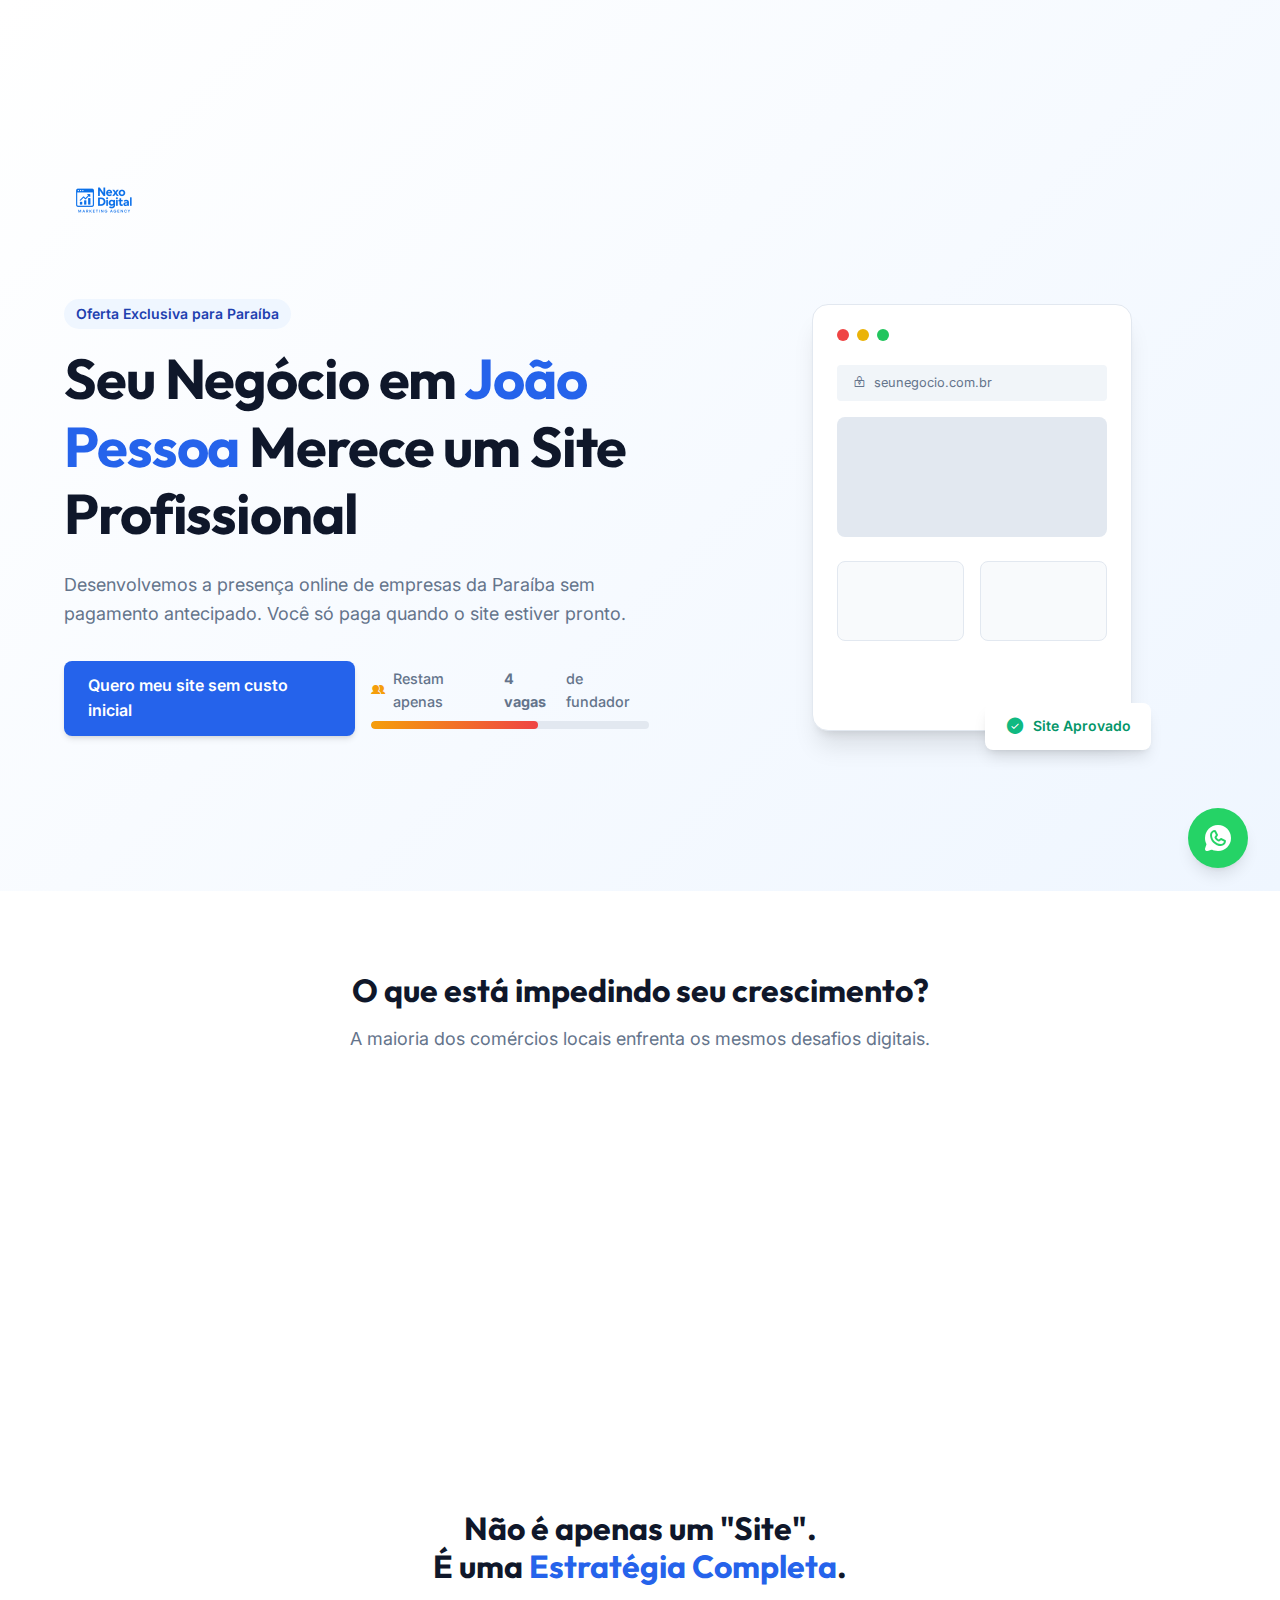
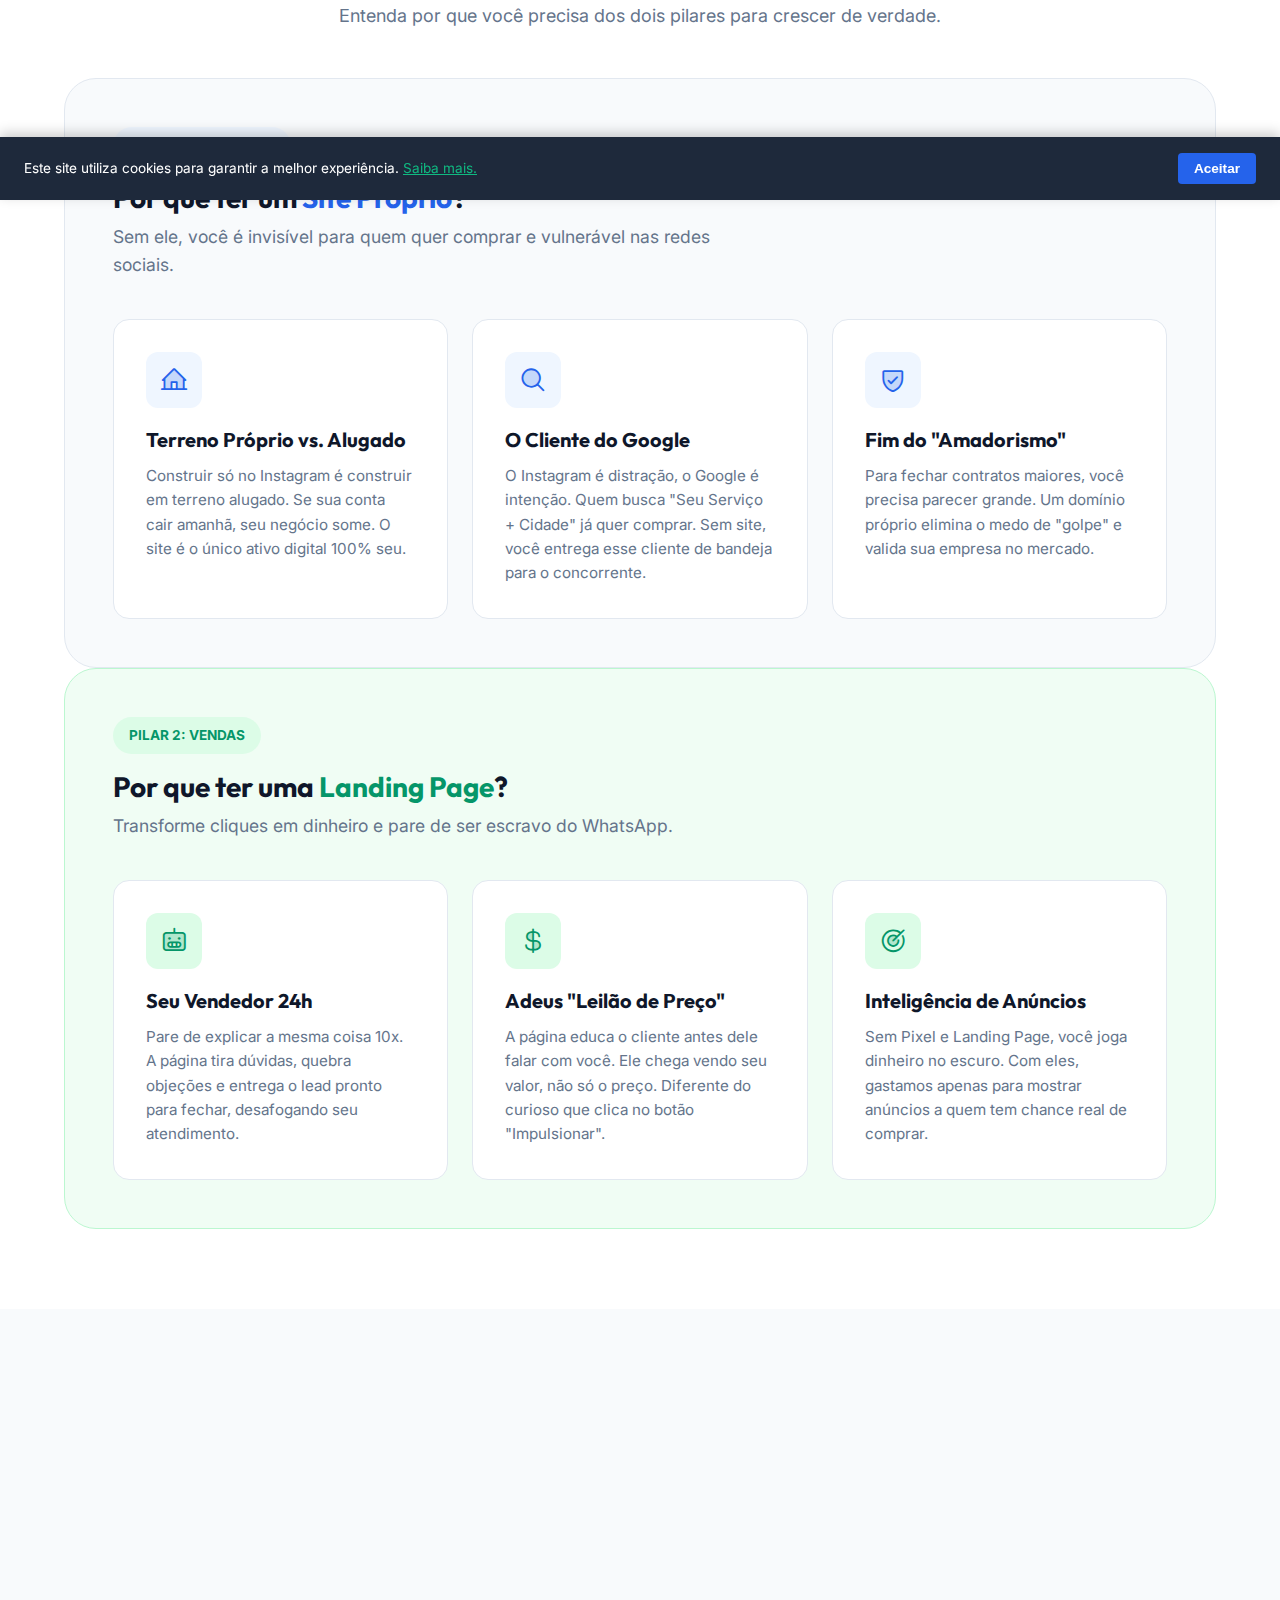
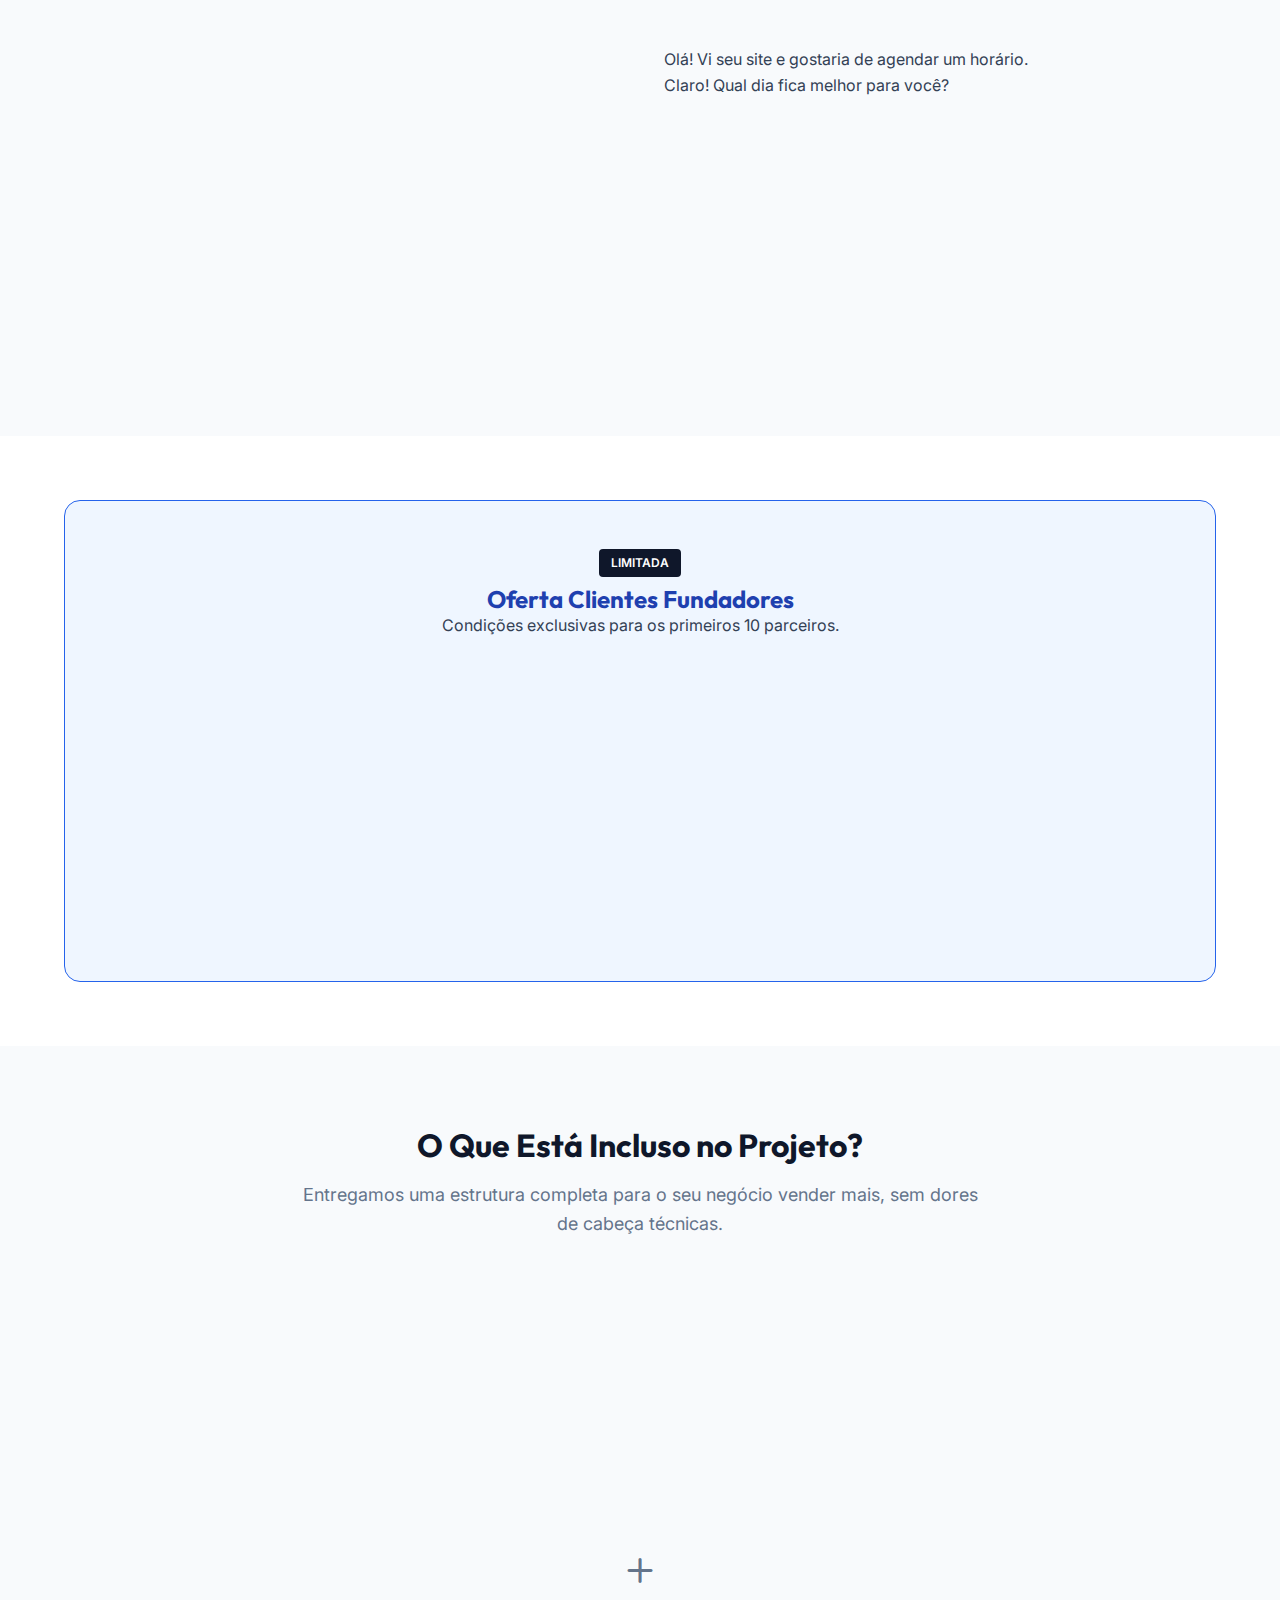
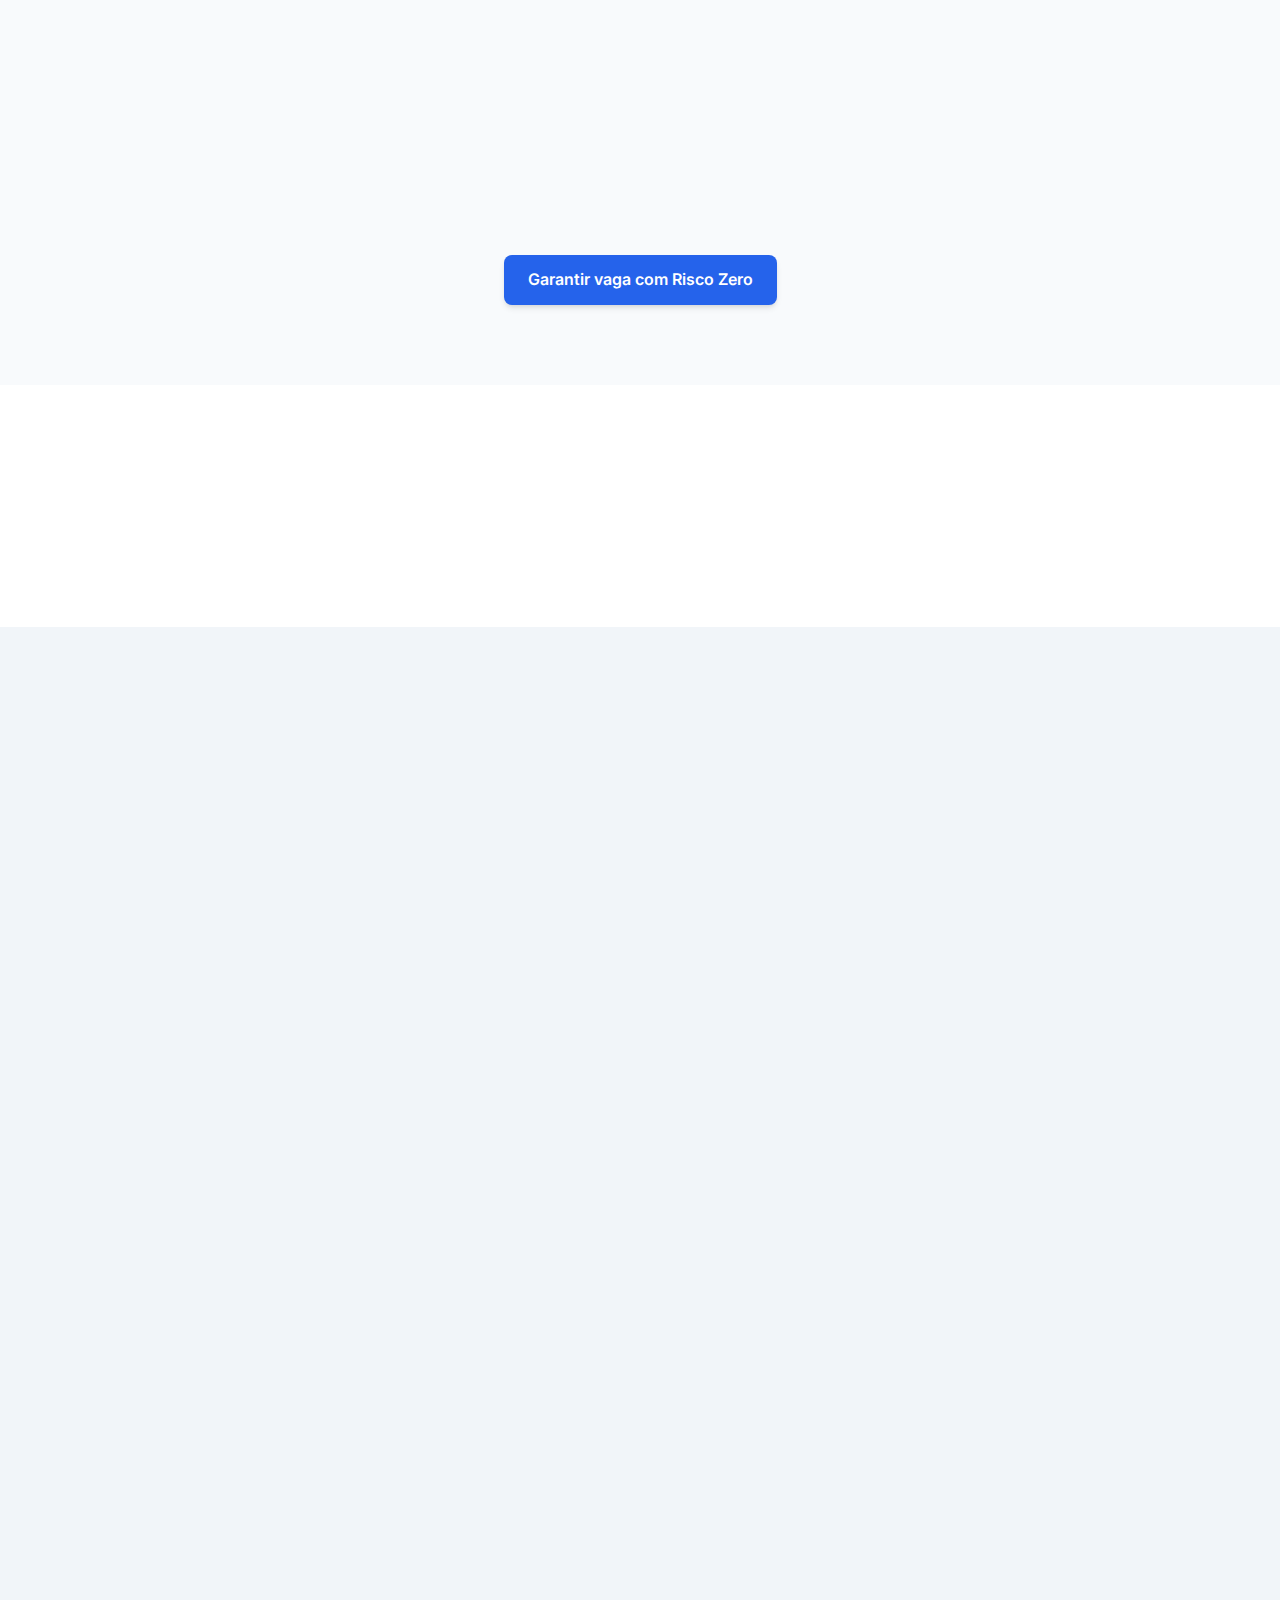
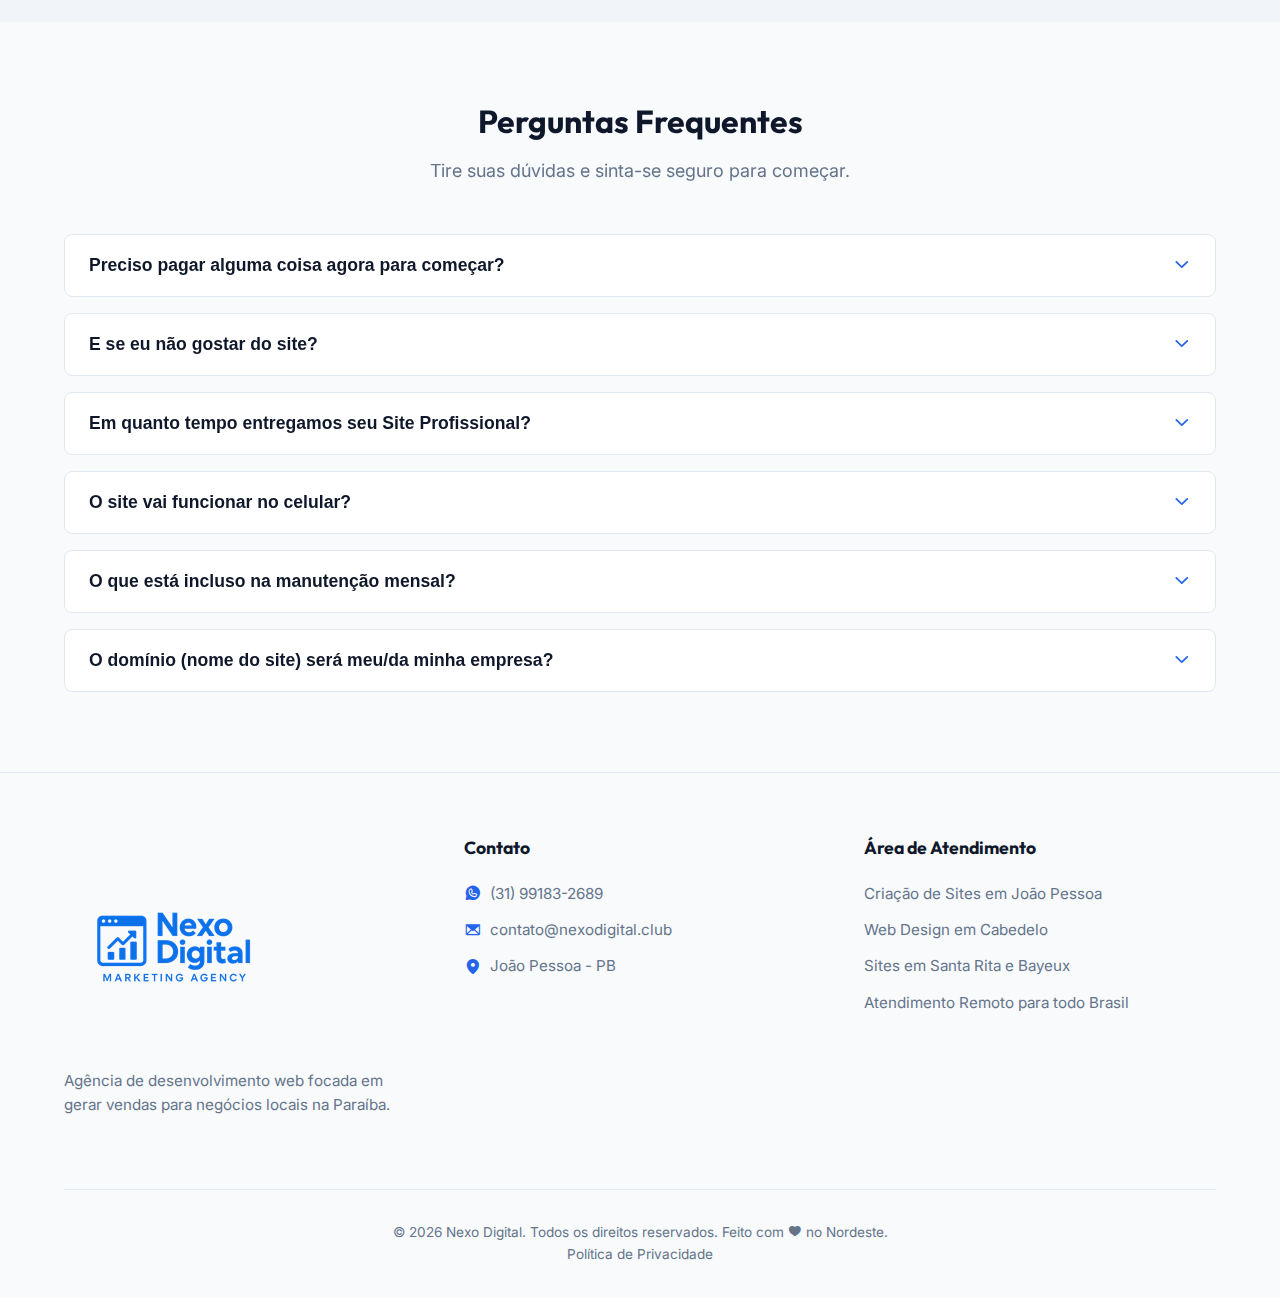
<file: index.html>
<!DOCTYPE html>
<html lang="pt-BR">
<head>
    <meta charset="UTF-8">
    <meta name="viewport" content="width=device-width, initial-scale=1.0">
    <title>Nexo Digital | Criação de Sites em João Pessoa e Todo Brasil</title>
    <meta name="description" content="Agência de Web Design em João Pessoa. Sites profissionais e Landing Pages de alta conversão para negócios locais. Pague apenas após a entrega.">
    <meta name="keywords" content="criação de sites joão pessoa, web design paraíba, landing page jampa, sites para delivery, sites para advogados, nexo digital, desenvolvimento web nordeste">
    <meta name="author" content="Nexo Digital">
    <meta name="robots" content="index, follow">
    <link rel="canonical" href="https://nexodigital.club/">
    <link rel="preload" as="image" href="assets/logo-320.png" fetchpriority="high">
    
    <!-- Open Graph (Facebook/WhatsApp) -->
    <meta property="og:type" content="website">
    <meta property="og:title" content="Nexo Digital | Sites Profissionais em João Pessoa">
    <meta property="og:description" content="Sua empresa merece um site de verdade. Atendemos João Pessoa e todo o Brasil com condições exclusivas de lançamento.">
    <meta property="og:url" content="https://nexodigital.club/">
    <meta property="og:image" content="https://nexodigital.club/assets/share-image.jpg">
    <meta property="og:locale" content="pt_BR">

    <!-- Twitter Card -->
    <meta name="twitter:card" content="summary_large_image">
    <meta name="twitter:title" content="Nexo Digital | Web Design PB">
    <meta name="twitter:description" content="Criação de Sites e Landing Pages focadas em vendas para negócios de João Pessoa e região.">
    <meta name="twitter:image" content="https://nexodigital.club/assets/share-image.jpg">

    <!-- Performance & Preconnect -->
    <link rel="dns-prefetch" href="https://fonts.googleapis.com">
    <link rel="dns-prefetch" href="https://fonts.gstatic.com">

    <!-- ÁREA DE RASTREAMENTO -->
    <!-- Google tag (gtag.js) -->
    <script>
      window.NEXO_GA_ID = 'G-WR0Y26H31X';
      window.dataLayer = window.dataLayer || [];
      function gtag(){dataLayer.push(arguments);}
      window.nexoAnalyticsEnabled = false;
      window.nexoGtagLoaded = false;
      window.nexoLoadGtag = function (callback) {
        if (window.nexoGtagLoaded) {
          if (typeof callback === 'function') callback();
          return;
        }
        var script = document.createElement('script');
        script.async = true;
        script.src = 'https://www.googletagmanager.com/gtag/js?id=' + window.NEXO_GA_ID;
        script.onload = function () {
          window.nexoGtagLoaded = true;
          gtag('js', new Date());
          if (typeof callback === 'function') callback();
        };
        document.head.appendChild(script);
      };
      window.nexoEnableAnalytics = function () {
        if (window.nexoAnalyticsEnabled) return;
        window.nexoLoadGtag(function () {
          window.nexoAnalyticsEnabled = true;
          gtag('consent', 'update', {
            ad_storage: 'granted',
            analytics_storage: 'granted',
            ad_user_data: 'granted',
            ad_personalization: 'granted'
          });
          gtag('config', window.NEXO_GA_ID);
        });
      };
    </script>
    <!-- Fim Google Analytics -->
    <!-- Colar aqui o Meta Pixel (Facebook Ads) -->

    <!-- Schema.org (Google Rich Snippets) -->
    <script type="application/ld+json">
    {
      "@context": "https://schema.org",
      "@type": "WebSite",
      "name": "Nexo Digital",
      "url": "https://nexodigital.club/",
      "potentialAction": {
        "@type": "SearchAction",
        "target": "https://nexodigital.club/?q={search_term_string}",
        "query-input": "required name=search_term_string"
      }
    }
    </script>
    <script type="application/ld+json">
    {
      "@context": "https://schema.org",
      "@type": "ProfessionalService",
      "name": "Nexo Digital",
      "image": "https://nexodigital.club/assets/share-image.jpg",
      "description": "Agência especializada em criação de sites e landing pages em João Pessoa.",
      "address": {
        "@type": "PostalAddress",
        "addressLocality": "João Pessoa",
        "addressRegion": "PB",
        "addressCountry": "BR"
      },
      "priceRange": "$$",
      "telephone": "+5531991832689",
      "areaServed": ["João Pessoa", "Cabedelo", "Bayeux", "Santa Rita", "Conde"],
      "openingHoursSpecification": [
        {
          "@type": "OpeningHoursSpecification",
          "dayOfWeek": [
            "Monday",
            "Tuesday",
            "Wednesday",
            "Thursday",
            "Friday"
          ],
          "opens": "09:00",
          "closes": "18:00"
        }
      ]
    }
    </script>

    <!-- Google Fonts -->
    <link rel="preconnect" href="https://fonts.googleapis.com">
    <link rel="preconnect" href="https://fonts.gstatic.com" crossorigin>
    <link href="https://fonts.googleapis.com/css2?family=Inter:wght@400;500;600;700;800&family=Outfit:wght@500;700&display=swap" rel="stylesheet">
    
    <!-- Phosphor Icons (self-hosted) -->
    <link rel="stylesheet" href="assets/phosphor/regular/style.css">
    <link rel="stylesheet" href="assets/phosphor/bold/style.css">
    <link rel="stylesheet" href="assets/phosphor/fill/style.css">
    <link rel="stylesheet" href="assets/phosphor/duotone/style.css">

    <link rel="stylesheet" href="style.css?v=3">
</head>
<body>

    <!-- Floating WhatsApp Button -->
    <a href="https://wa.me/5531991832689" target="_blank" rel="noopener noreferrer" class="floating-whatsapp" aria-label="Fale conosco no WhatsApp">
        <i class="ph-fill ph-whatsapp-logo"></i>
    </a>

    <!-- Hero Section -->
    <header class="hero">
        <div class="container hero-container">
            <!-- Logo no Topo -->
            <div class="site-header-logo">
                <img src="assets/logo-320.png" srcset="assets/logo-120.png 120w, assets/logo-220.png 220w, assets/logo-320.png 320w" sizes="(max-width: 768px) 180px, 280px" alt="Nexo Digital" class="main-logo-img" width="280" height="280" fetchpriority="high" decoding="async">
            </div>

            <div class="hero-content-wrapper">
                <div class="hero-content">
                <span class="badge">Oferta Exclusiva para Paraíba</span>
                <h1>Seu Negócio em <span class="highlight">João Pessoa</span> Merece um Site Profissional</h1>
                <p>Desenvolvemos a presença online de empresas da Paraíba sem pagamento antecipado. Você só paga quando o site estiver pronto.</p>
                <div class="cta-group">
                    <a href="#captura" class="btn btn-primary pulse">Quero meu site sem custo inicial</a>
                    <div class="trust-indicator">
                        <div class="spots-wrapper">
                            <span><i class="ph-fill ph-users"></i> Restam apenas <strong>4 vagas</strong> de fundador</span>
                            <div class="progress-bar-container">
                                <div class="progress-bar-fill"></div>
                            </div>
                        </div>
                    </div>
                </div>
            </div>
            <div class="hero-visual">
                <!-- Visual representation: Business reaching customers via phone -->
                <div class="visual-card card-main">
                    <div class="card-header">
                        <div class="dot red"></div>
                        <div class="dot yellow"></div>
                        <div class="dot green"></div>
                    </div>
                    <div class="card-body">
                        <div class="mockup-browser-header">
                            <i class="ph ph-lock-key"></i> seunegocio.com.br
                        </div>
                        <div class="skeleton-hero"></div>
                        <div class="skeleton-row">
                            <div class="skeleton-box"></div>
                            <div class="skeleton-box"></div>
                        </div>
                    </div>
                    <div class="floating-badge badge-success">
                        <i class="ph-fill ph-check-circle"></i> Site Aprovado
                    </div>
                </div>
            </div>
            </div> <!-- Fim do hero-content-wrapper -->
        </div> <!-- Fim do hero-container -->
    </header>

    <!-- Problemas Section -->
    <section class="section problems" id="problemas">
        <div class="container">
            <div class="section-header text-center">
                <h2>O que está impedindo seu crescimento?</h2>
                <p>A maioria dos comércios locais enfrenta os mesmos desafios digitais.</p>
            </div>
            <div class="grid-problems">
                <div class="problem-card">
                    <div class="icon-box danger">
                        <i class="ph ph-magnifying-glass"></i>
                    </div>
                    <h3>Invisível no Google</h3>
                    <p>Clientes procuram por "barbearia perto de mim" ou "oficina mecânica" e encontram seus concorrentes, não você.</p>
                </div>
                <div class="problem-card">
                    <div class="icon-box danger">
                        <i class="ph ph-storefront"></i>
                    </div>
                    <h3>Perdendo para Concorrentes</h3>
                    <p>Negócios com sites profissionais passam mais credibilidade e fecham mais vendas que aqueles que não têm.</p>
                </div>
                <div class="problem-card">
                    <div class="icon-box danger">
                        <i class="ph ph-instagram-logo"></i>
                    </div>
                    <h3>Refém do Instagram</h3>
                    <p>Se sua conta cair ou o engajamento diminuir, seu negócio some. O site é seu terreno próprio e seguro.</p>
                </div>
            </div>
        </div>
    </section>

    <!-- Benefícios Section -->
    <section class="section benefits" id="beneficios">
        <div class="container">
            <div class="section-header text-center">
                <h2>Não é apenas um "Site".<br>É uma <span class="highlight">Estratégia Completa</span>.</h2>
                <p>Entenda por que você precisa dos dois pilares para crescer de verdade.</p>
            </div>

            <!-- Pilar 1: Site Institucional -->
            <div class="benefits-group">
                <div class="group-header">
                    <span class="badge-pill">Pilar 1: Autoridade</span>
                    <h3>Por que ter um <span class="highlight">Site Próprio</span>?</h3>
                    <p>Sem ele, você é invisível para quem quer comprar e vulnerável nas redes sociais.</p>
                </div>
                <div class="grid-benefits">
                    <div class="benefit-card">
                        <div class="benefit-icon">
                            <i class="ph-duotone ph-house-line"></i>
                        </div>
                        <h3>Terreno Próprio vs. Alugado</h3>
                        <p>Construir só no Instagram é construir em terreno alugado. Se sua conta cair amanhã, seu negócio some. O site é o único ativo digital 100% seu.</p>
                    </div>
                    <div class="benefit-card">
                        <div class="benefit-icon">
                            <i class="ph-duotone ph-magnifying-glass"></i>
                        </div>
                        <h3>O Cliente do Google</h3>
                        <p>O Instagram é distração, o Google é intenção. Quem busca "Seu Serviço + Cidade" já quer comprar. Sem site, você entrega esse cliente de bandeja para o concorrente.</p>
                    </div>
                    <div class="benefit-card">
                        <div class="benefit-icon">
                            <i class="ph-duotone ph-shield-check"></i>
                        </div>
                        <h3>Fim do "Amadorismo"</h3>
                        <p>Para fechar contratos maiores, você precisa parecer grande. Um domínio próprio elimina o medo de "golpe" e valida sua empresa no mercado.</p>
                    </div>
                </div>
            </div>

            <div class="spacer spacer-lg"></div>

            <!-- Pilar 2: Landing Page -->
            <div class="benefits-group reverse">
                <div class="group-header">
                    <span class="badge-pill c-secondary">Pilar 2: Vendas</span>
                    <h3>Por que ter uma <span class="highlight-sec">Landing Page</span>?</h3>
                    <p>Transforme cliques em dinheiro e pare de ser escravo do WhatsApp.</p>
                </div>
                <div class="grid-benefits">
                    <div class="benefit-card">
                        <div class="benefit-icon sec">
                            <i class="ph-duotone ph-robot"></i>
                        </div>
                        <h3>Seu Vendedor 24h</h3>
                        <p>Pare de explicar a mesma coisa 10x. A página tira dúvidas, quebra objeções e entrega o lead pronto para fechar, desafogando seu atendimento.</p>
                    </div>
                    <div class="benefit-card">
                        <div class="benefit-icon sec">
                            <i class="ph-duotone ph-currency-dollar"></i>
                        </div>
                        <h3>Adeus "Leilão de Preço"</h3>
                        <p>A página educa o cliente antes dele falar com você. Ele chega vendo seu valor, não só o preço. Diferente do curioso que clica no botão "Impulsionar".</p>
                    </div>
                    <div class="benefit-card">
                        <div class="benefit-icon sec">
                            <i class="ph-duotone ph-target"></i>
                        </div>
                        <h3>Inteligência de Anúncios</h3>
                        <p>Sem Pixel e Landing Page, você joga dinheiro no escuro. Com eles, gastamos apenas para mostrar anúncios a quem tem chance real de comprar.</p>
                    </div>
                </div>
            </div>

        </div>
    </section>

    <!-- Solução Section -->
    <section class="section solution" id="solucao">
        <div class="container solution-container">
            <div class="solution-content">
                <span class="subheading">O Que Entregamos</span>
                <h2>Tudo que seu negócio precisa para vender online</h2>
                <p>Uma solução completa, sem letras miúdas, focada em trazer clientes do Google e redes sociais direto para o seu WhatsApp.</p>
                <ul class="check-list">
                    <li>
                        <i class="ph-fill ph-check-circle"></i>
                        <div>
                            <strong>Site Responsivo e Moderno</strong>
                            <span>Funciona perfeitamente em celulares, tablets e computadores.</span>
                        </div>
                    </li>
                    <li>
                        <i class="ph-fill ph-check-circle"></i>
                        <div>
                            <strong>Integração com WhatsApp</strong>
                            <span>Botão flutuante que leva o cliente direto para uma conversa com você.</span>
                        </div>
                    </li>
                    <li>
                        <i class="ph-fill ph-check-circle"></i>
                        <div>
                            <strong>Otimização Google (SEO)</strong>
                            <span>Configurações essenciais para ajudar seu negócio a ser encontrado nas buscas locais.</span>
                        </div>
                    </li>
                    <li>
                        <i class="ph-fill ph-check-circle"></i>
                        <div>
                            <strong>Hospedagem e Suporte</strong>
                            <span>Nós cuidamos da parte técnica para que o site esteja sempre no ar e seguro.</span>
                        </div>
                    </li>
                </ul>
            </div>
            <div class="solution-image">
                <div class="mockup-phone">
                    <div class="phone-screen">
                        <div class="app-header"></div>
                        <div class="app-body">
                            <div class="msg-bubble received">Olá! Vi seu site e gostaria de agendar um horário.</div>
                            <div class="msg-bubble sent">Claro! Qual dia fica melhor para você?</div>
                        </div>
                    </div>
                </div>
            </div>
        </div>
    </section>

    <!-- Oferta Fundadores -->
    <section class="section founders" id="oferta">
        <div class="container">
            <div class="founders-card">
                <div class="founders-header">
                    <span class="badge-dark">Limitada</span>
                    <h2>Oferta Clientes Fundadores</h2>
                    <p>Condições exclusivas para os primeiros 10 parceiros.</p>
                </div>
                <div class="founders-grid">
                    <div class="condition-item">
                        <i class="ph-duotone ph-currency-dollar-simple"></i>
                        <h3>Sem Pagamento Antecipado</h3>
                        <p>Começamos o trabalho sem custo inicial. Você só paga a criação quando aprovar o projeto final.</p>
                    </div>
                    <div class="condition-item">
                        <i class="ph-duotone ph-pencil-simple-slash"></i>
                        <h3>Até 2 Rodadas de Revisão</h3>
                        <p>Ajustamos o design para ficar com a cara do seu negócio antes de publicar.</p>
                    </div>
                    <div class="condition-item">
                        <i class="ph-duotone ph-list-checks"></i>
                        <h3>Escopo Definido</h3>
                        <p>Tudo acordado antes de começar. Sem surpresas ou custos extras escondidos.</p>
                    </div>
                    <div class="condition-item">
                        <i class="ph-duotone ph-globe"></i>
                        <h3>Domínio Próprio</h3>
                        <p>O endereço (seu-site.com.br) será registrado diretamente no seu nome/CPF.</p>
                    </div>
                </div>
            </div>
        </div>
    </section>

    <!-- O Que Está Incluso Section (Antigo Preço) -->
    <section class="section pricing" id="investimento">
        <div class="container">
            <div class="section-header text-center">
                <h2>O Que Está Incluso no Projeto?</h2>
                <p>Entregamos uma estrutura completa para o seu negócio vender mais, sem dores de cabeça técnicas.</p>
            </div>
            <div class="pricing-wrapper">
                <div class="pricing-card">
                    <div class="pricing-header">
                        <h3>Ecossistema Completo</h3>
                        <div class="price">
                            <div class="dual-icon">
                                <i class="ph-duotone ph-desktop icon-primary"></i>
                                <span class="plus">+</span>
                                <i class="ph-duotone ph-rocket-launch icon-secondary"></i>
                            </div>
                        </div>
                        <p class="price-subtitle">Site + Landing Page integrados</p>
                    </div>
                    
                    <div class="feature-group">
                        <span class="feature-label"><i class="ph-fill ph-desktop"></i> Site Institucional (Autoridade)</span>
                        <ul class="pricing-features compact">
                            <li><i class="ph-bold ph-check"></i> 5 Páginas (Home, Sobre, Serviços...)</li>
                            <li><i class="ph-bold ph-check"></i> Blog para artigos (SEO)</li>
                            <li><i class="ph-bold ph-check"></i> Otimizado para o Google Maps</li>
                        </ul>
                    </div>
                    
                    <div class="divider"></div>

                    <div class="feature-group">
                        <span class="feature-label"><i class="ph-fill ph-rocket-launch"></i> Landing Page (Vendas)</span>
                        <ul class="pricing-features compact">
                            <li><i class="ph-bold ph-check"></i> Focada 100% em Conversão</li>
                            <li><i class="ph-bold ph-check"></i> Sem menus ou distrações</li>
                            <li><i class="ph-bold ph-check"></i> Copywriting (Texto Persuasivo)</li>
                        </ul>
                    </div>
                </div>
                <div class="pricing-plus">
                    <i class="ph-bold ph-plus"></i>
                </div>
                <div class="pricing-card highlighted">
                    <div class="pricing-header">
                        <h3>Plano de Manutenção</h3>
                        <div class="price">
                            <i class="ph-duotone ph-rocket icon-rocket"></i>
                        </div>
                        <p class="price-subtitle">Tranquilidade Total</p>
                    </div>
                    <ul class="pricing-features">
                        <li><i class="ph-bold ph-check"></i> <div><strong>Hospedagem Dedicada:</strong> Site sempre rápido.</div></li>
                        <li><i class="ph-bold ph-check"></i> <div><strong>Segurança SSL:</strong> Cadeado de segurança.</div></li>
                        <li><i class="ph-bold ph-check"></i> <div><strong>Backups Diários:</strong> Seus dados salvos.</div></li>
                        <li><i class="ph-bold ph-check"></i> <div><strong>Suporte VIP:</strong> Atendimento prioritário.</div></li>
                        <li><i class="ph-bold ph-check"></i> <div><strong>Atualizações:</strong> Textos e fotos sempre em dia.</div></li>
                    </ul>
                </div>
            </div>
            <div class="text-center mt-2">
                <a href="#captura" class="btn btn-primary">Garantir vaga com Risco Zero</a>
            </div>
        </div>
    </section>

    <!-- Garantia Section -->
    <section class="section guarantee">
        <div class="container">
            <div class="guarantee-box">
                <div class="guarantee-icon">
                    <i class="ph-fill ph-shield-check"></i>
                </div>
                <div class="guarantee-content">
                    <h3>Garantia Risco Zero</h3>
                    <p>Nosso processo é transparente: <strong>nós criamos, você aprova, e só então você paga</strong> a taxa de desenvolvimento para publicarmos. Se não gostar do resultado final e não quisermos ajustar, você não paga nada.</p>
                </div>
            </div>
        </div>
    </section>

    <!-- CTA Final e Formulário -->
    <section class="section cta-final" id="cta-final">
        <div class="container cta-container">
            <div class="cta-text">
                <h2>Garanta sua vaga de Fundador</h2>
                <p>Estamos selecionando os 10 primeiros negócios para construir nosso portfólio com condições especiais. Não perca essa oportunidade.</p>
                <div class="urgency-list">
                    <div class="urgency-item">
                        <i class="ph-fill ph-check-circle"></i> Vagas limitadas
                    </div>
                    <div class="urgency-item">
                        <i class="ph-fill ph-check-circle"></i> Condição única de lançamento
                    </div>
                </div>
            </div>
            
            <div class="form-wrapper" id="captura">
                <form action="/webhook/lead-nexo" method="POST" class="lead-form" id="leadForm">
                    <input type="text" name="website" id="website" tabindex="-1" autocomplete="off" aria-hidden="true" class="honeypot-field">
                    <input type="hidden" name="form_started_at" id="form_started_at">
                    <input type="hidden" name="utm_source" id="utm_source">
                    <input type="hidden" name="utm_medium" id="utm_medium">
                    <input type="hidden" name="utm_campaign" id="utm_campaign">
                    <input type="hidden" name="utm_content" id="utm_content">
                    <input type="hidden" name="utm_term" id="utm_term">
                    <input type="hidden" name="first_touch_utm_source" id="first_touch_utm_source">
                    <input type="hidden" name="first_touch_utm_medium" id="first_touch_utm_medium">
                    <input type="hidden" name="first_touch_utm_campaign" id="first_touch_utm_campaign">
                    <input type="hidden" name="landing_page" id="landing_page">
                    <input type="hidden" name="referrer" id="referrer">
                    <input type="hidden" name="user_agent" id="user_agent">
                    <div class="form-header">
                        <h3>Solicite sua Análise Gratuita</h3>
                        <p>Garanta sua condição de fundador agora</p>
                    </div>
                    
                    <div class="input-group">
                        <label for="nome">Nome do Responsável</label>
                        <input type="text" id="nome" name="nome" placeholder="Seu nome" autocomplete="name" required>
                    </div>

                    <div class="input-group">
                        <label for="whatsapp">WhatsApp</label>
                        <input type="tel" id="whatsapp" name="whatsapp" placeholder="(00) 00000-0000" inputmode="tel" autocomplete="tel-national" required>
                    </div>

                    <div class="input-group">
                        <label for="email">E-mail</label>
                        <input type="email" id="email" name="email" placeholder="seu@email.com" autocomplete="email" required>
                    </div>

                    <div class="input-group">
                        <label for="negocio">Qual é o seu negócio?</label>
                        <input type="text" id="negocio" name="negocio" placeholder="Ex: Barbearia, Restaurante..." required>
                    </div>

                    <div class="input-group">
                        <label for="instagram">Instagram (opcional)</label>
                        <input type="text" id="instagram" name="instagram" placeholder="@seu.perfil">
                    </div>

                    <div class="input-group checkbox-group">
                        <input type="checkbox" id="lgpd" name="lgpd" required>
                        <label for="lgpd" class="lgpd-label">
                            Concordo com a <a href="politica-privacidade.html" target="_blank" rel="noopener noreferrer" class="privacy-link">Política de Privacidade</a> e autorizo o contato via WhatsApp.
                        </label>
                    </div>

                    <button type="submit" class="btn btn-primary btn-block">
                        <span>Garantir minha vaga de Fundador <i class="ph-bold ph-arrow-right"></i></span>
                        <div class="btn-loader"></div>
                    </button>
                    
                    <p class="form-footer">Entraremos em contato via WhatsApp em até 24h.</p>
                </form>
            </div>
        </div>
    </section>

    <!-- FAQ Section -->
    <section class="section faq" id="faq">
        <div class="container">
            <div class="section-header text-center">
                <h2>Perguntas Frequentes</h2>
                <p>Tire suas dúvidas e sinta-se seguro para começar.</p>
            </div>
            <div class="faq-grid">
                <div class="faq-item">
                    <button class="faq-question">
                        <span>Preciso pagar alguma coisa agora para começar?</span>
                        <i class="ph-bold ph-caret-down"></i>
                    </button>
                    <div class="faq-answer">
                        <p>Absolutamente nada. A criação do site é feita sem custo inicial. Você só paga a <strong>taxa única de ativação</strong> quando o site estiver pronto e você aprovar o resultado final.</p>
                    </div>
                </div>
                
                <div class="faq-item">
                    <button class="faq-question">
                        <span>E se eu não gostar do site?</span>
                        <i class="ph-bold ph-caret-down"></i>
                    </button>
                    <div class="faq-answer">
                        <p>Nós trabalhamos com "Risco Zero". Faremos ajustes baseados no seu feedback para deixar o site perfeito. Se mesmo assim, por algum motivo, você não quiser o projeto, nós encerramos e <strong>você não deve nada</strong>. O risco é todo nosso.</p>
                    </div>
                </div>

                <div class="faq-item">
                    <button class="faq-question">
                        <span>Em quanto tempo entregamos seu Site Profissional?</span>
                        <i class="ph-bold ph-caret-down"></i>
                    </button>
                    <div class="faq-answer">
                        <p>Somos rápidos. Após recebermos suas informações (logo, fotos e textos), entregamos a primeira versão completa em <strong>até 5 dias úteis</strong> para sua análise.</p>
                    </div>
                </div>

                <div class="faq-item">
                    <button class="faq-question">
                        <span>O site vai funcionar no celular?</span>
                        <i class="ph-bold ph-caret-down"></i>
                    </button>
                    <div class="faq-answer">
                        <p>Sim! Todos os nossos projetos são "Mobile First", ou seja, desenhados para funcionar perfeitamente em qualquer celular, tablet ou computador.</p>
                    </div>
                </div>

                <div class="faq-item">
                    <button class="faq-question">
                        <span>O que está incluso na manutenção mensal?</span>
                        <i class="ph-bold ph-caret-down"></i>
                    </button>
                    <div class="faq-answer">
                        <p>A mensalidade garante sua tranquilidade. Ela cobre os custos de <strong>Hospedagem de Alta Performance</strong>, Certificado de Segurança (o cadeado SSL), backups diários dos seus dados e, claro, nosso suporte técnico direto via WhatsApp sempre que precisar.</p>
                    </div>
                </div>

                <div class="faq-item">
                    <button class="faq-question">
                        <span>O domínio (nome do site) será meu/da minha empresa?</span>
                        <i class="ph-bold ph-caret-down"></i>
                    </button>
                    <div class="faq-answer">
                        <p>Com certeza. O endereço do site (ex: seunegocio.com.br) será registrado diretamente no seu CPF ou CNPJ. Você é o dono da sua marca na internet.</p>
                    </div>
                </div>
            </div>
        </div>
    </section>

    <!-- Sticky Mobile Bar -->
    <div class="mobile-sticky-bar">
        <div class="sticky-content">
            <p>Restam <strong>4 vagas</strong> de fundador</p>
            <a href="#captura" class="btn btn-sm btn-primary">Garantir Agora</a>
        </div>
    </div>

    <footer>
        <div class="container">
            <div class="footer-grid">
                <div class="footer-col">
                    <div class="brand">
                        <img src="assets/logo-220.png" alt="Nexo Digital" class="footer-logo">
                    </div>
                    <p>Agência de desenvolvimento web focada em gerar vendas para negócios locais na Paraíba.</p>
                </div>
                
                <div class="footer-col">
                    <h4>Contato</h4>
                    <ul class="footer-list">
                        <li><i class="ph-fill ph-whatsapp-logo"></i> (31) 99183-2689</li>
                        <li><i class="ph-fill ph-envelope"></i> contato@nexodigital.club</li>
                        <li><i class="ph-fill ph-map-pin"></i> João Pessoa - PB</li>
                    </ul>
                </div>

                <div class="footer-col">
                    <h4>Área de Atendimento</h4>
                    <ul class="footer-list">
                        <li>Criação de Sites em João Pessoa</li>
                        <li>Web Design em Cabedelo</li>
                        <li>Sites em Santa Rita e Bayeux</li>
                        <li>Atendimento Remoto para todo Brasil</li>
                    </ul>
                </div>
            </div>
            
            <div class="footer-bottom">
                <p>&copy; 2026 Nexo Digital. Todos os direitos reservados. Feito com <i class="ph-fill ph-heart heart-red"></i> no Nordeste.</p>
                <p class="footer-privacy"><a href="politica-privacidade.html" class="footer-privacy-link">Política de Privacidade</a></p>
            </div>
        </div>
    </footer>

    <div id="toast-container" class="toast-container"></div>
    
    <!-- Cookie Banner LGPD -->
    <div id="cookie-banner" class="cookie-banner">
        <p>Este site utiliza cookies para garantir a melhor experiência. <a href="politica-privacidade.html" target="_blank" rel="noopener noreferrer">Saiba mais.</a></p>
        <button id="accept-cookies" class="btn-cookie">Aceitar</button>
    </div>

    <script src="script.js?v=3"></script>
</body>
</html>
</file>
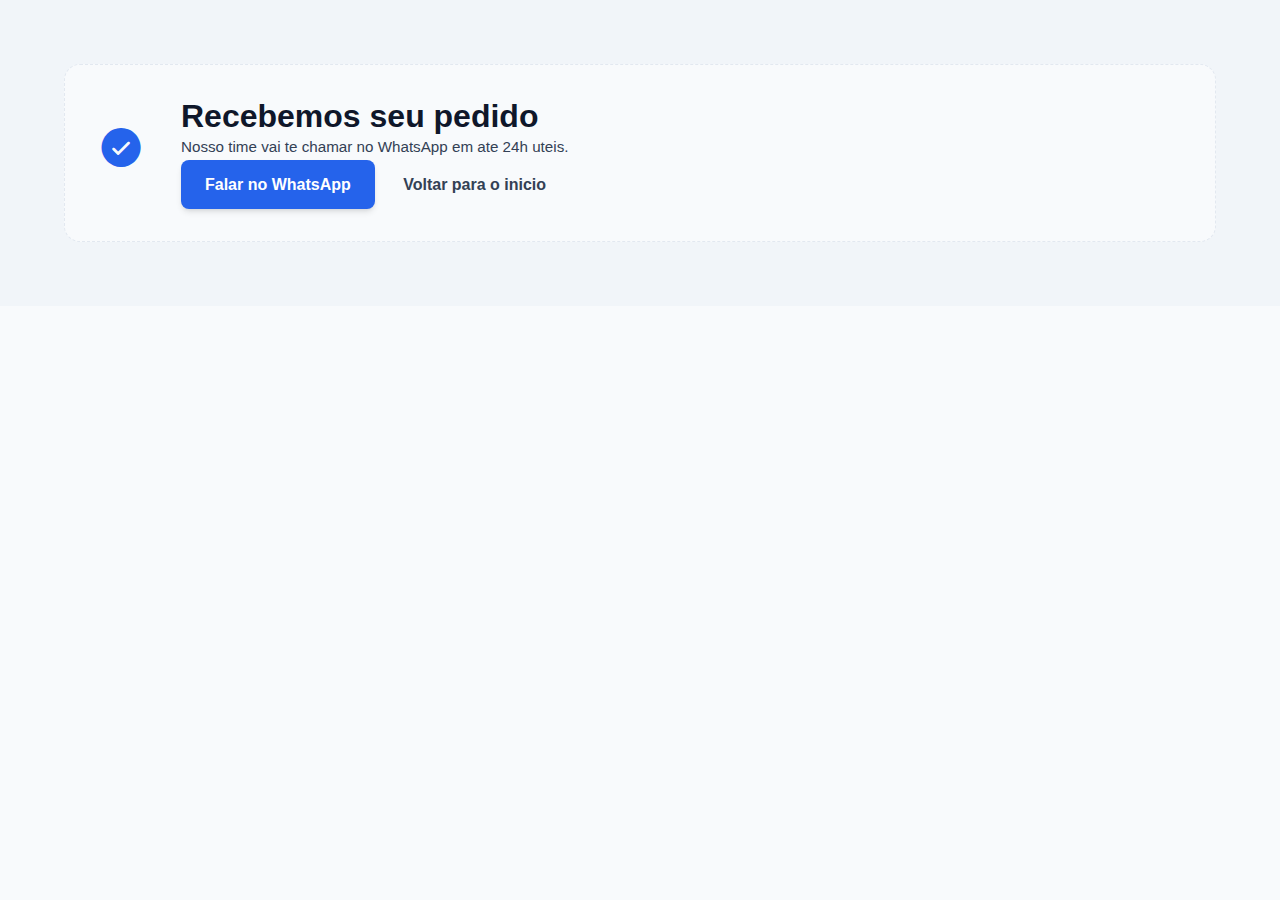
<file: obrigado.html>
<!DOCTYPE html>
<html lang="pt-BR">
<head>
    <meta charset="UTF-8">
    <meta name="viewport" content="width=device-width, initial-scale=1.0">
    <title>Obrigado | Nexo Digital</title>
    <meta name="robots" content="noindex, nofollow">
    <meta name="description" content="Recebemos seu contato. Em breve nossa equipe chama no WhatsApp.">
    <link rel="stylesheet" href="style.css?v=3">
    <link rel="stylesheet" href="assets/phosphor/regular/style.css">
    <link rel="stylesheet" href="assets/phosphor/bold/style.css">
    <link rel="stylesheet" href="assets/phosphor/fill/style.css">
    <link rel="stylesheet" href="assets/phosphor/duotone/style.css">
    <script>
      window.NEXO_GA_ID = 'G-WR0Y26H31X';
      window.dataLayer = window.dataLayer || [];
      function gtag(){dataLayer.push(arguments);}
      function loadGtag(callback) {
        var script = document.createElement('script');
        script.async = true;
        script.src = 'https://www.googletagmanager.com/gtag/js?id=' + window.NEXO_GA_ID;
        script.onload = function () {
          gtag('js', new Date());
          if (typeof callback === 'function') callback();
        };
        document.head.appendChild(script);
      }
      if (localStorage.getItem('cookiesAccepted') === 'true') {
        loadGtag(function () {
          gtag('consent', 'update', {
            ad_storage: 'granted',
            analytics_storage: 'granted',
            ad_user_data: 'granted',
            ad_personalization: 'granted'
          });
          gtag('config', window.NEXO_GA_ID);
          gtag('event', 'thank_you_view', { page: 'obrigado' });
        });
      }
    </script>
</head>
<body>
    <section class="section cta-final">
        <div class="container obrigado-container">
            <div class="guarantee-box obrigado-box">
                <div class="guarantee-icon">
                    <i class="ph-fill ph-check-circle"></i>
                </div>
                <div class="guarantee-content">
                    <h1 class="obrigado-title">Recebemos seu pedido</h1>
                    <p>Nosso time vai te chamar no WhatsApp em ate 24h uteis.</p>
                    <div class="obrigado-actions">
                        <a href="https://wa.me/5531991832689" class="btn btn-primary" target="_blank" rel="noopener noreferrer">Falar no WhatsApp</a>
                        <a href="index.html" class="btn">Voltar para o inicio</a>
                    </div>
                </div>
            </div>
        </div>
    </section>
</body>
</html>
</file>
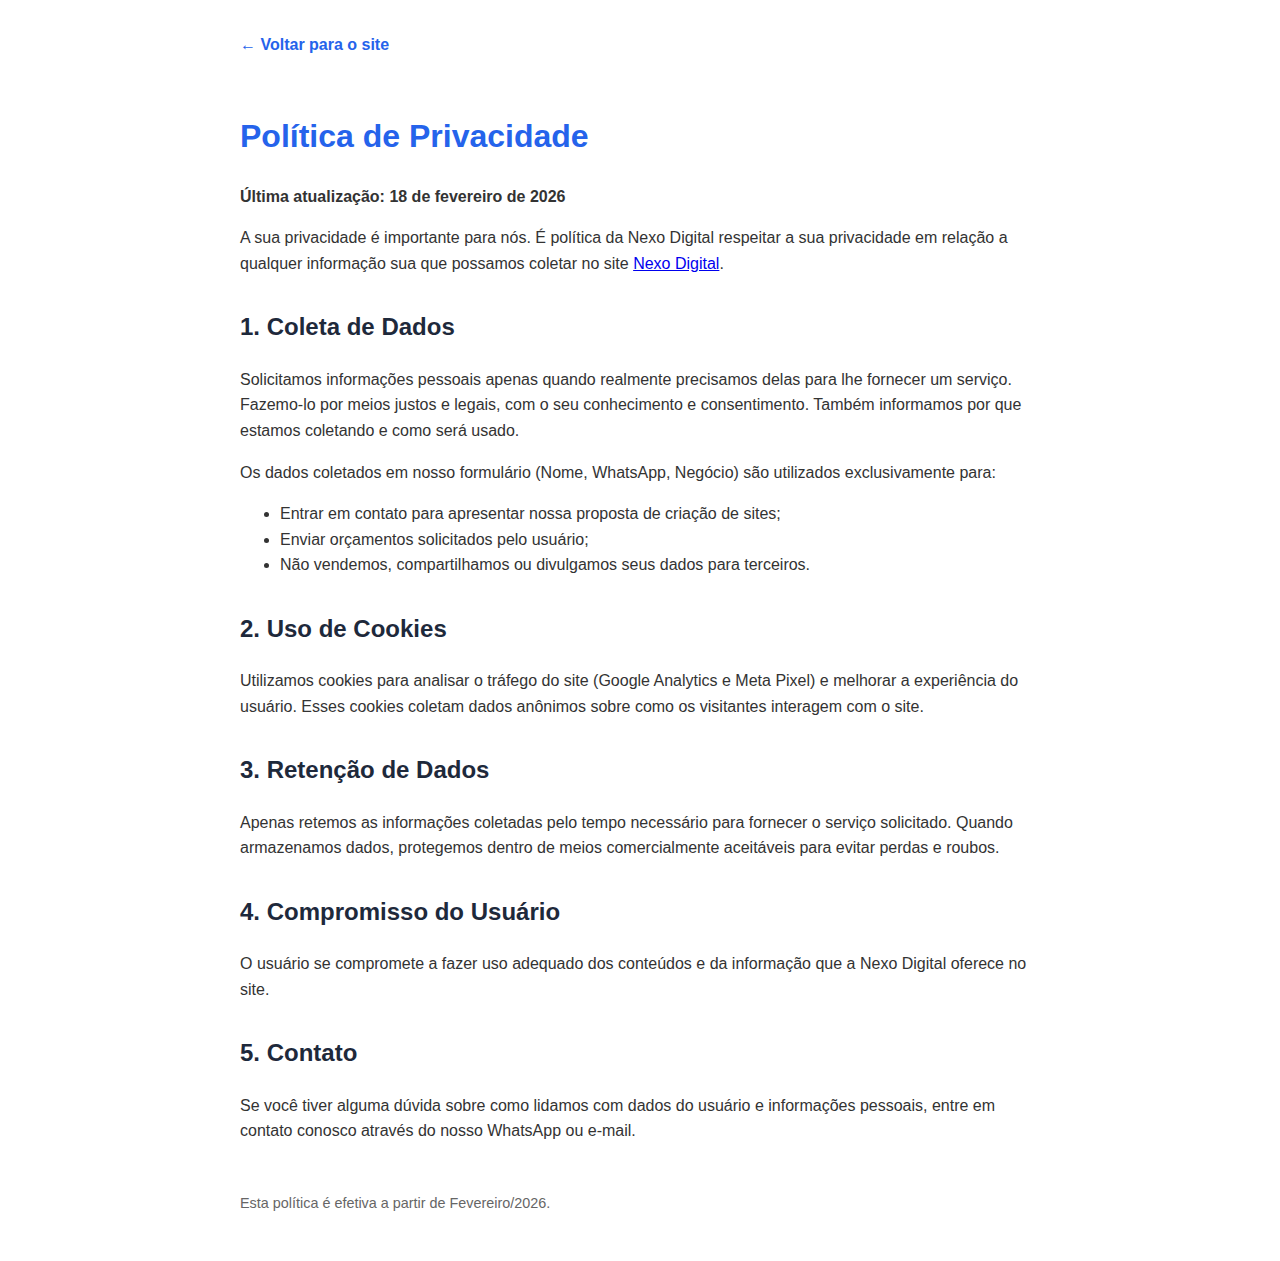
<file: politica-privacidade.html>
<!DOCTYPE html>
<html lang="pt-BR">
<head>
    <meta charset="UTF-8">
    <meta name="viewport" content="width=device-width, initial-scale=1.0">
    <title>Política de Privacidade | Nexo Digital</title>
    <style>
        body { font-family: 'Segoe UI', Tahoma, Geneva, Verdana, sans-serif; line-height: 1.6; color: #333; max-width: 800px; margin: 0 auto; padding: 2rem; }
        h1 { color: #2563EB; }
        h2 { color: #1E293B; margin-top: 2rem; }
        .back-btn { display: inline-block; margin-bottom: 2rem; color: #2563EB; text-decoration: none; font-weight: bold; }
    </style>
</head>
<body>
    <a href="/" class="back-btn">← Voltar para o site</a>
    
    <h1>Política de Privacidade</h1>
    <p><strong>Última atualização: 18 de fevereiro de 2026</strong></p>

    <p>A sua privacidade é importante para nós. É política da Nexo Digital respeitar a sua privacidade em relação a qualquer informação sua que possamos coletar no site <a href="https://nexodigital.club">Nexo Digital</a>.</p>

    <h2>1. Coleta de Dados</h2>
    <p>Solicitamos informações pessoais apenas quando realmente precisamos delas para lhe fornecer um serviço. Fazemo-lo por meios justos e legais, com o seu conhecimento e consentimento. Também informamos por que estamos coletando e como será usado.</p>
    <p>Os dados coletados em nosso formulário (Nome, WhatsApp, Negócio) são utilizados exclusivamente para:</p>
    <ul>
        <li>Entrar em contato para apresentar nossa proposta de criação de sites;</li>
        <li>Enviar orçamentos solicitados pelo usuário;</li>
        <li>Não vendemos, compartilhamos ou divulgamos seus dados para terceiros.</li>
    </ul>

    <h2>2. Uso de Cookies</h2>
    <p>Utilizamos cookies para analisar o tráfego do site (Google Analytics e Meta Pixel) e melhorar a experiência do usuário. Esses cookies coletam dados anônimos sobre como os visitantes interagem com o site.</p>

    <h2>3. Retenção de Dados</h2>
    <p>Apenas retemos as informações coletadas pelo tempo necessário para fornecer o serviço solicitado. Quando armazenamos dados, protegemos dentro de meios comercialmente aceitáveis ​​para evitar perdas e roubos.</p>

    <h2>4. Compromisso do Usuário</h2>
    <p>O usuário se compromete a fazer uso adequado dos conteúdos e da informação que a Nexo Digital oferece no site.</p>

    <h2>5. Contato</h2>
    <p>Se você tiver alguma dúvida sobre como lidamos com dados do usuário e informações pessoais, entre em contato conosco através do nosso WhatsApp ou e-mail.</p>

    <p style="margin-top: 3rem; font-size: 0.9rem; color: #666;">Esta política é efetiva a partir de Fevereiro/2026.</p>
</body>
</html>
</file>
<file: assets/phosphor/regular/style.css>
@font-face {
  font-family: "Phosphor";
  src: url("./Phosphor.woff2") format("woff2");
  font-weight: normal;
  font-style: normal;
  font-display: block;
}

.ph {
  /* use !important to prevent issues with browser extensions that change fonts */
  font-family: "Phosphor" !important;
  speak: never;
  font-style: normal;
  font-weight: normal;
  font-variant: normal;
  text-transform: none;
  line-height: 1;

  /* Enable Ligatures ================ */
  letter-spacing: 0;
  -webkit-font-feature-settings: "liga";
  -moz-font-feature-settings: "liga=1";
  -moz-font-feature-settings: "liga";
  -ms-font-feature-settings: "liga" 1;
  font-feature-settings: "liga";
  -webkit-font-variant-ligatures: discretionary-ligatures;
  font-variant-ligatures: discretionary-ligatures;

  /* Better Font Rendering =========== */
  -webkit-font-smoothing: antialiased;
  -moz-osx-font-smoothing: grayscale;
}

.ph.ph-acorn:before {
  content: "\eb9a";
}
.ph.ph-address-book:before {
  content: "\e6f8";
}
.ph.ph-address-book-tabs:before {
  content: "\ee4e";
}
.ph.ph-air-traffic-control:before {
  content: "\ecd8";
}
.ph.ph-airplane:before {
  content: "\e002";
}
.ph.ph-airplane-in-flight:before {
  content: "\e4fe";
}
.ph.ph-airplane-landing:before {
  content: "\e502";
}
.ph.ph-airplane-takeoff:before {
  content: "\e504";
}
.ph.ph-airplane-taxiing:before {
  content: "\e500";
}
.ph.ph-airplane-tilt:before {
  content: "\e5d6";
}
.ph.ph-airplay:before {
  content: "\e004";
}
.ph.ph-alarm:before {
  content: "\e006";
}
.ph.ph-alien:before {
  content: "\e8a6";
}
.ph.ph-align-bottom:before {
  content: "\e506";
}
.ph.ph-align-bottom-simple:before {
  content: "\eb0c";
}
.ph.ph-align-center-horizontal:before {
  content: "\e50a";
}
.ph.ph-align-center-horizontal-simple:before {
  content: "\eb0e";
}
.ph.ph-align-center-vertical:before {
  content: "\e50c";
}
.ph.ph-align-center-vertical-simple:before {
  content: "\eb10";
}
.ph.ph-align-left:before {
  content: "\e50e";
}
.ph.ph-align-left-simple:before {
  content: "\eaee";
}
.ph.ph-align-right:before {
  content: "\e510";
}
.ph.ph-align-right-simple:before {
  content: "\eb12";
}
.ph.ph-align-top:before {
  content: "\e512";
}
.ph.ph-align-top-simple:before {
  content: "\eb14";
}
.ph.ph-amazon-logo:before {
  content: "\e96c";
}
.ph.ph-ambulance:before {
  content: "\e572";
}
.ph.ph-anchor:before {
  content: "\e514";
}
.ph.ph-anchor-simple:before {
  content: "\e5d8";
}
.ph.ph-android-logo:before {
  content: "\e008";
}
.ph.ph-angle:before {
  content: "\e7bc";
}
.ph.ph-angular-logo:before {
  content: "\eb80";
}
.ph.ph-aperture:before {
  content: "\e00a";
}
.ph.ph-app-store-logo:before {
  content: "\e974";
}
.ph.ph-app-window:before {
  content: "\e5da";
}
.ph.ph-apple-logo:before {
  content: "\e516";
}
.ph.ph-apple-podcasts-logo:before {
  content: "\eb96";
}
.ph.ph-approximate-equals:before {
  content: "\edaa";
}
.ph.ph-archive:before {
  content: "\e00c";
}
.ph.ph-armchair:before {
  content: "\e012";
}
.ph.ph-arrow-arc-left:before {
  content: "\e014";
}
.ph.ph-arrow-arc-right:before {
  content: "\e016";
}
.ph.ph-arrow-bend-double-up-left:before {
  content: "\e03a";
}
.ph.ph-arrow-bend-double-up-right:before {
  content: "\e03c";
}
.ph.ph-arrow-bend-down-left:before {
  content: "\e018";
}
.ph.ph-arrow-bend-down-right:before {
  content: "\e01a";
}
.ph.ph-arrow-bend-left-down:before {
  content: "\e01c";
}
.ph.ph-arrow-bend-left-up:before {
  content: "\e01e";
}
.ph.ph-arrow-bend-right-down:before {
  content: "\e020";
}
.ph.ph-arrow-bend-right-up:before {
  content: "\e022";
}
.ph.ph-arrow-bend-up-left:before {
  content: "\e024";
}
.ph.ph-arrow-bend-up-right:before {
  content: "\e026";
}
.ph.ph-arrow-circle-down:before {
  content: "\e028";
}
.ph.ph-arrow-circle-down-left:before {
  content: "\e02a";
}
.ph.ph-arrow-circle-down-right:before {
  content: "\e02c";
}
.ph.ph-arrow-circle-left:before {
  content: "\e05a";
}
.ph.ph-arrow-circle-right:before {
  content: "\e02e";
}
.ph.ph-arrow-circle-up:before {
  content: "\e030";
}
.ph.ph-arrow-circle-up-left:before {
  content: "\e032";
}
.ph.ph-arrow-circle-up-right:before {
  content: "\e034";
}
.ph.ph-arrow-clockwise:before {
  content: "\e036";
}
.ph.ph-arrow-counter-clockwise:before {
  content: "\e038";
}
.ph.ph-arrow-down:before {
  content: "\e03e";
}
.ph.ph-arrow-down-left:before {
  content: "\e040";
}
.ph.ph-arrow-down-right:before {
  content: "\e042";
}
.ph.ph-arrow-elbow-down-left:before {
  content: "\e044";
}
.ph.ph-arrow-elbow-down-right:before {
  content: "\e046";
}
.ph.ph-arrow-elbow-left:before {
  content: "\e048";
}
.ph.ph-arrow-elbow-left-down:before {
  content: "\e04a";
}
.ph.ph-arrow-elbow-left-up:before {
  content: "\e04c";
}
.ph.ph-arrow-elbow-right:before {
  content: "\e04e";
}
.ph.ph-arrow-elbow-right-down:before {
  content: "\e050";
}
.ph.ph-arrow-elbow-right-up:before {
  content: "\e052";
}
.ph.ph-arrow-elbow-up-left:before {
  content: "\e054";
}
.ph.ph-arrow-elbow-up-right:before {
  content: "\e056";
}
.ph.ph-arrow-fat-down:before {
  content: "\e518";
}
.ph.ph-arrow-fat-left:before {
  content: "\e51a";
}
.ph.ph-arrow-fat-line-down:before {
  content: "\e51c";
}
.ph.ph-arrow-fat-line-left:before {
  content: "\e51e";
}
.ph.ph-arrow-fat-line-right:before {
  content: "\e520";
}
.ph.ph-arrow-fat-line-up:before {
  content: "\e522";
}
.ph.ph-arrow-fat-lines-down:before {
  content: "\e524";
}
.ph.ph-arrow-fat-lines-left:before {
  content: "\e526";
}
.ph.ph-arrow-fat-lines-right:before {
  content: "\e528";
}
.ph.ph-arrow-fat-lines-up:before {
  content: "\e52a";
}
.ph.ph-arrow-fat-right:before {
  content: "\e52c";
}
.ph.ph-arrow-fat-up:before {
  content: "\e52e";
}
.ph.ph-arrow-left:before {
  content: "\e058";
}
.ph.ph-arrow-line-down:before {
  content: "\e05c";
}
.ph.ph-arrow-line-down-left:before {
  content: "\e05e";
}
.ph.ph-arrow-line-down-right:before {
  content: "\e060";
}
.ph.ph-arrow-line-left:before {
  content: "\e062";
}
.ph.ph-arrow-line-right:before {
  content: "\e064";
}
.ph.ph-arrow-line-up:before {
  content: "\e066";
}
.ph.ph-arrow-line-up-left:before {
  content: "\e068";
}
.ph.ph-arrow-line-up-right:before {
  content: "\e06a";
}
.ph.ph-arrow-right:before {
  content: "\e06c";
}
.ph.ph-arrow-square-down:before {
  content: "\e06e";
}
.ph.ph-arrow-square-down-left:before {
  content: "\e070";
}
.ph.ph-arrow-square-down-right:before {
  content: "\e072";
}
.ph.ph-arrow-square-in:before {
  content: "\e5dc";
}
.ph.ph-arrow-square-left:before {
  content: "\e074";
}
.ph.ph-arrow-square-out:before {
  content: "\e5de";
}
.ph.ph-arrow-square-right:before {
  content: "\e076";
}
.ph.ph-arrow-square-up:before {
  content: "\e078";
}
.ph.ph-arrow-square-up-left:before {
  content: "\e07a";
}
.ph.ph-arrow-square-up-right:before {
  content: "\e07c";
}
.ph.ph-arrow-u-down-left:before {
  content: "\e07e";
}
.ph.ph-arrow-u-down-right:before {
  content: "\e080";
}
.ph.ph-arrow-u-left-down:before {
  content: "\e082";
}
.ph.ph-arrow-u-left-up:before {
  content: "\e084";
}
.ph.ph-arrow-u-right-down:before {
  content: "\e086";
}
.ph.ph-arrow-u-right-up:before {
  content: "\e088";
}
.ph.ph-arrow-u-up-left:before {
  content: "\e08a";
}
.ph.ph-arrow-u-up-right:before {
  content: "\e08c";
}
.ph.ph-arrow-up:before {
  content: "\e08e";
}
.ph.ph-arrow-up-left:before {
  content: "\e090";
}
.ph.ph-arrow-up-right:before {
  content: "\e092";
}
.ph.ph-arrows-clockwise:before {
  content: "\e094";
}
.ph.ph-arrows-counter-clockwise:before {
  content: "\e096";
}
.ph.ph-arrows-down-up:before {
  content: "\e098";
}
.ph.ph-arrows-horizontal:before {
  content: "\eb06";
}
.ph.ph-arrows-in:before {
  content: "\e09a";
}
.ph.ph-arrows-in-cardinal:before {
  content: "\e09c";
}
.ph.ph-arrows-in-line-horizontal:before {
  content: "\e530";
}
.ph.ph-arrows-in-line-vertical:before {
  content: "\e532";
}
.ph.ph-arrows-in-simple:before {
  content: "\e09e";
}
.ph.ph-arrows-left-right:before {
  content: "\e0a0";
}
.ph.ph-arrows-merge:before {
  content: "\ed3e";
}
.ph.ph-arrows-out:before {
  content: "\e0a2";
}
.ph.ph-arrows-out-cardinal:before {
  content: "\e0a4";
}
.ph.ph-arrows-out-line-horizontal:before {
  content: "\e534";
}
.ph.ph-arrows-out-line-vertical:before {
  content: "\e536";
}
.ph.ph-arrows-out-simple:before {
  content: "\e0a6";
}
.ph.ph-arrows-split:before {
  content: "\ed3c";
}
.ph.ph-arrows-vertical:before {
  content: "\eb04";
}
.ph.ph-article:before {
  content: "\e0a8";
}
.ph.ph-article-medium:before {
  content: "\e5e0";
}
.ph.ph-article-ny-times:before {
  content: "\e5e2";
}
.ph.ph-asclepius:before {
  content: "\ee34";
}
.ph.ph-caduceus:before {
  content: "\ee34";
}
.ph.ph-asterisk:before {
  content: "\e0aa";
}
.ph.ph-asterisk-simple:before {
  content: "\e832";
}
.ph.ph-at:before {
  content: "\e0ac";
}
.ph.ph-atom:before {
  content: "\e5e4";
}
.ph.ph-avocado:before {
  content: "\ee04";
}
.ph.ph-axe:before {
  content: "\e9fc";
}
.ph.ph-baby:before {
  content: "\e774";
}
.ph.ph-baby-carriage:before {
  content: "\e818";
}
.ph.ph-backpack:before {
  content: "\e922";
}
.ph.ph-backspace:before {
  content: "\e0ae";
}
.ph.ph-bag:before {
  content: "\e0b0";
}
.ph.ph-bag-simple:before {
  content: "\e5e6";
}
.ph.ph-balloon:before {
  content: "\e76c";
}
.ph.ph-bandaids:before {
  content: "\e0b2";
}
.ph.ph-bank:before {
  content: "\e0b4";
}
.ph.ph-barbell:before {
  content: "\e0b6";
}
.ph.ph-barcode:before {
  content: "\e0b8";
}
.ph.ph-barn:before {
  content: "\ec72";
}
.ph.ph-barricade:before {
  content: "\e948";
}
.ph.ph-baseball:before {
  content: "\e71a";
}
.ph.ph-baseball-cap:before {
  content: "\ea28";
}
.ph.ph-baseball-helmet:before {
  content: "\ee4a";
}
.ph.ph-basket:before {
  content: "\e964";
}
.ph.ph-basketball:before {
  content: "\e724";
}
.ph.ph-bathtub:before {
  content: "\e81e";
}
.ph.ph-battery-charging:before {
  content: "\e0ba";
}
.ph.ph-battery-charging-vertical:before {
  content: "\e0bc";
}
.ph.ph-battery-empty:before {
  content: "\e0be";
}
.ph.ph-battery-full:before {
  content: "\e0c0";
}
.ph.ph-battery-high:before {
  content: "\e0c2";
}
.ph.ph-battery-low:before {
  content: "\e0c4";
}
.ph.ph-battery-medium:before {
  content: "\e0c6";
}
.ph.ph-battery-plus:before {
  content: "\e808";
}
.ph.ph-battery-plus-vertical:before {
  content: "\ec50";
}
.ph.ph-battery-vertical-empty:before {
  content: "\e7c6";
}
.ph.ph-battery-vertical-full:before {
  content: "\e7c4";
}
.ph.ph-battery-vertical-high:before {
  content: "\e7c2";
}
.ph.ph-battery-vertical-low:before {
  content: "\e7be";
}
.ph.ph-battery-vertical-medium:before {
  content: "\e7c0";
}
.ph.ph-battery-warning:before {
  content: "\e0c8";
}
.ph.ph-battery-warning-vertical:before {
  content: "\e0ca";
}
.ph.ph-beach-ball:before {
  content: "\ed24";
}
.ph.ph-beanie:before {
  content: "\ea2a";
}
.ph.ph-bed:before {
  content: "\e0cc";
}
.ph.ph-beer-bottle:before {
  content: "\e7b0";
}
.ph.ph-beer-stein:before {
  content: "\eb62";
}
.ph.ph-behance-logo:before {
  content: "\e7f4";
}
.ph.ph-bell:before {
  content: "\e0ce";
}
.ph.ph-bell-ringing:before {
  content: "\e5e8";
}
.ph.ph-bell-simple:before {
  content: "\e0d0";
}
.ph.ph-bell-simple-ringing:before {
  content: "\e5ea";
}
.ph.ph-bell-simple-slash:before {
  content: "\e0d2";
}
.ph.ph-bell-simple-z:before {
  content: "\e5ec";
}
.ph.ph-bell-slash:before {
  content: "\e0d4";
}
.ph.ph-bell-z:before {
  content: "\e5ee";
}
.ph.ph-belt:before {
  content: "\ea2c";
}
.ph.ph-bezier-curve:before {
  content: "\eb00";
}
.ph.ph-bicycle:before {
  content: "\e0d6";
}
.ph.ph-binary:before {
  content: "\ee60";
}
.ph.ph-binoculars:before {
  content: "\ea64";
}
.ph.ph-biohazard:before {
  content: "\e9e0";
}
.ph.ph-bird:before {
  content: "\e72c";
}
.ph.ph-blueprint:before {
  content: "\eda0";
}
.ph.ph-bluetooth:before {
  content: "\e0da";
}
.ph.ph-bluetooth-connected:before {
  content: "\e0dc";
}
.ph.ph-bluetooth-slash:before {
  content: "\e0de";
}
.ph.ph-bluetooth-x:before {
  content: "\e0e0";
}
.ph.ph-boat:before {
  content: "\e786";
}
.ph.ph-bomb:before {
  content: "\ee0a";
}
.ph.ph-bone:before {
  content: "\e7f2";
}
.ph.ph-book:before {
  content: "\e0e2";
}
.ph.ph-book-bookmark:before {
  content: "\e0e4";
}
.ph.ph-book-open:before {
  content: "\e0e6";
}
.ph.ph-book-open-text:before {
  content: "\e8f2";
}
.ph.ph-book-open-user:before {
  content: "\ede0";
}
.ph.ph-bookmark:before {
  content: "\e0e8";
}
.ph.ph-bookmark-simple:before {
  content: "\e0ea";
}
.ph.ph-bookmarks:before {
  content: "\e0ec";
}
.ph.ph-bookmarks-simple:before {
  content: "\e5f0";
}
.ph.ph-books:before {
  content: "\e758";
}
.ph.ph-boot:before {
  content: "\ecca";
}
.ph.ph-boules:before {
  content: "\e722";
}
.ph.ph-bounding-box:before {
  content: "\e6ce";
}
.ph.ph-bowl-food:before {
  content: "\eaa4";
}
.ph.ph-bowl-steam:before {
  content: "\e8e4";
}
.ph.ph-bowling-ball:before {
  content: "\ea34";
}
.ph.ph-box-arrow-down:before {
  content: "\e00e";
}
.ph.ph-archive-box:before {
  content: "\e00e";
}
.ph.ph-box-arrow-up:before {
  content: "\ee54";
}
.ph.ph-boxing-glove:before {
  content: "\ea36";
}
.ph.ph-brackets-angle:before {
  content: "\e862";
}
.ph.ph-brackets-curly:before {
  content: "\e860";
}
.ph.ph-brackets-round:before {
  content: "\e864";
}
.ph.ph-brackets-square:before {
  content: "\e85e";
}
.ph.ph-brain:before {
  content: "\e74e";
}
.ph.ph-brandy:before {
  content: "\e6b4";
}
.ph.ph-bread:before {
  content: "\e81c";
}
.ph.ph-bridge:before {
  content: "\ea68";
}
.ph.ph-briefcase:before {
  content: "\e0ee";
}
.ph.ph-briefcase-metal:before {
  content: "\e5f2";
}
.ph.ph-broadcast:before {
  content: "\e0f2";
}
.ph.ph-broom:before {
  content: "\ec54";
}
.ph.ph-browser:before {
  content: "\e0f4";
}
.ph.ph-browsers:before {
  content: "\e0f6";
}
.ph.ph-bug:before {
  content: "\e5f4";
}
.ph.ph-bug-beetle:before {
  content: "\e5f6";
}
.ph.ph-bug-droid:before {
  content: "\e5f8";
}
.ph.ph-building:before {
  content: "\e100";
}
.ph.ph-building-apartment:before {
  content: "\e0fe";
}
.ph.ph-building-office:before {
  content: "\e0ff";
}
.ph.ph-buildings:before {
  content: "\e102";
}
.ph.ph-bulldozer:before {
  content: "\ec6c";
}
.ph.ph-bus:before {
  content: "\e106";
}
.ph.ph-butterfly:before {
  content: "\ea6e";
}
.ph.ph-cable-car:before {
  content: "\e49c";
}
.ph.ph-cactus:before {
  content: "\e918";
}
.ph.ph-cake:before {
  content: "\e780";
}
.ph.ph-calculator:before {
  content: "\e538";
}
.ph.ph-calendar:before {
  content: "\e108";
}
.ph.ph-calendar-blank:before {
  content: "\e10a";
}
.ph.ph-calendar-check:before {
  content: "\e712";
}
.ph.ph-calendar-dot:before {
  content: "\e7b2";
}
.ph.ph-calendar-dots:before {
  content: "\e7b4";
}
.ph.ph-calendar-heart:before {
  content: "\e8b0";
}
.ph.ph-calendar-minus:before {
  content: "\ea14";
}
.ph.ph-calendar-plus:before {
  content: "\e714";
}
.ph.ph-calendar-slash:before {
  content: "\ea12";
}
.ph.ph-calendar-star:before {
  content: "\e8b2";
}
.ph.ph-calendar-x:before {
  content: "\e10c";
}
.ph.ph-call-bell:before {
  content: "\e7de";
}
.ph.ph-camera:before {
  content: "\e10e";
}
.ph.ph-camera-plus:before {
  content: "\ec58";
}
.ph.ph-camera-rotate:before {
  content: "\e7a4";
}
.ph.ph-camera-slash:before {
  content: "\e110";
}
.ph.ph-campfire:before {
  content: "\e9d8";
}
.ph.ph-car:before {
  content: "\e112";
}
.ph.ph-car-battery:before {
  content: "\ee30";
}
.ph.ph-car-profile:before {
  content: "\e8cc";
}
.ph.ph-car-simple:before {
  content: "\e114";
}
.ph.ph-cardholder:before {
  content: "\e5fa";
}
.ph.ph-cards:before {
  content: "\e0f8";
}
.ph.ph-cards-three:before {
  content: "\ee50";
}
.ph.ph-caret-circle-double-down:before {
  content: "\e116";
}
.ph.ph-caret-circle-double-left:before {
  content: "\e118";
}
.ph.ph-caret-circle-double-right:before {
  content: "\e11a";
}
.ph.ph-caret-circle-double-up:before {
  content: "\e11c";
}
.ph.ph-caret-circle-down:before {
  content: "\e11e";
}
.ph.ph-caret-circle-left:before {
  content: "\e120";
}
.ph.ph-caret-circle-right:before {
  content: "\e122";
}
.ph.ph-caret-circle-up:before {
  content: "\e124";
}
.ph.ph-caret-circle-up-down:before {
  content: "\e13e";
}
.ph.ph-caret-double-down:before {
  content: "\e126";
}
.ph.ph-caret-double-left:before {
  content: "\e128";
}
.ph.ph-caret-double-right:before {
  content: "\e12a";
}
.ph.ph-caret-double-up:before {
  content: "\e12c";
}
.ph.ph-caret-down:before {
  content: "\e136";
}
.ph.ph-caret-left:before {
  content: "\e138";
}
.ph.ph-caret-line-down:before {
  content: "\e134";
}
.ph.ph-caret-line-left:before {
  content: "\e132";
}
.ph.ph-caret-line-right:before {
  content: "\e130";
}
.ph.ph-caret-line-up:before {
  content: "\e12e";
}
.ph.ph-caret-right:before {
  content: "\e13a";
}
.ph.ph-caret-up:before {
  content: "\e13c";
}
.ph.ph-caret-up-down:before {
  content: "\e140";
}
.ph.ph-carrot:before {
  content: "\ed38";
}
.ph.ph-cash-register:before {
  content: "\ed80";
}
.ph.ph-cassette-tape:before {
  content: "\ed2e";
}
.ph.ph-castle-turret:before {
  content: "\e9d0";
}
.ph.ph-cat:before {
  content: "\e748";
}
.ph.ph-cell-signal-full:before {
  content: "\e142";
}
.ph.ph-cell-signal-high:before {
  content: "\e144";
}
.ph.ph-cell-signal-low:before {
  content: "\e146";
}
.ph.ph-cell-signal-medium:before {
  content: "\e148";
}
.ph.ph-cell-signal-none:before {
  content: "\e14a";
}
.ph.ph-cell-signal-slash:before {
  content: "\e14c";
}
.ph.ph-cell-signal-x:before {
  content: "\e14e";
}
.ph.ph-cell-tower:before {
  content: "\ebaa";
}
.ph.ph-certificate:before {
  content: "\e766";
}
.ph.ph-chair:before {
  content: "\e950";
}
.ph.ph-chalkboard:before {
  content: "\e5fc";
}
.ph.ph-chalkboard-simple:before {
  content: "\e5fe";
}
.ph.ph-chalkboard-teacher:before {
  content: "\e600";
}
.ph.ph-champagne:before {
  content: "\eaca";
}
.ph.ph-charging-station:before {
  content: "\e8d0";
}
.ph.ph-chart-bar:before {
  content: "\e150";
}
.ph.ph-chart-bar-horizontal:before {
  content: "\e152";
}
.ph.ph-chart-donut:before {
  content: "\eaa6";
}
.ph.ph-chart-line:before {
  content: "\e154";
}
.ph.ph-chart-line-down:before {
  content: "\e8b6";
}
.ph.ph-chart-line-up:before {
  content: "\e156";
}
.ph.ph-chart-pie:before {
  content: "\e158";
}
.ph.ph-chart-pie-slice:before {
  content: "\e15a";
}
.ph.ph-chart-polar:before {
  content: "\eaa8";
}
.ph.ph-chart-scatter:before {
  content: "\eaac";
}
.ph.ph-chat:before {
  content: "\e15c";
}
.ph.ph-chat-centered:before {
  content: "\e160";
}
.ph.ph-chat-centered-dots:before {
  content: "\e164";
}
.ph.ph-chat-centered-slash:before {
  content: "\e162";
}
.ph.ph-chat-centered-text:before {
  content: "\e166";
}
.ph.ph-chat-circle:before {
  content: "\e168";
}
.ph.ph-chat-circle-dots:before {
  content: "\e16c";
}
.ph.ph-chat-circle-slash:before {
  content: "\e16a";
}
.ph.ph-chat-circle-text:before {
  content: "\e16e";
}
.ph.ph-chat-dots:before {
  content: "\e170";
}
.ph.ph-chat-slash:before {
  content: "\e15e";
}
.ph.ph-chat-teardrop:before {
  content: "\e172";
}
.ph.ph-chat-teardrop-dots:before {
  content: "\e176";
}
.ph.ph-chat-teardrop-slash:before {
  content: "\e174";
}
.ph.ph-chat-teardrop-text:before {
  content: "\e178";
}
.ph.ph-chat-text:before {
  content: "\e17a";
}
.ph.ph-chats:before {
  content: "\e17c";
}
.ph.ph-chats-circle:before {
  content: "\e17e";
}
.ph.ph-chats-teardrop:before {
  content: "\e180";
}
.ph.ph-check:before {
  content: "\e182";
}
.ph.ph-check-circle:before {
  content: "\e184";
}
.ph.ph-check-fat:before {
  content: "\eba6";
}
.ph.ph-check-square:before {
  content: "\e186";
}
.ph.ph-check-square-offset:before {
  content: "\e188";
}
.ph.ph-checkerboard:before {
  content: "\e8c4";
}
.ph.ph-checks:before {
  content: "\e53a";
}
.ph.ph-cheers:before {
  content: "\ea4a";
}
.ph.ph-cheese:before {
  content: "\e9fe";
}
.ph.ph-chef-hat:before {
  content: "\ed8e";
}
.ph.ph-cherries:before {
  content: "\e830";
}
.ph.ph-church:before {
  content: "\ecea";
}
.ph.ph-cigarette:before {
  content: "\ed90";
}
.ph.ph-cigarette-slash:before {
  content: "\ed92";
}
.ph.ph-circle:before {
  content: "\e18a";
}
.ph.ph-circle-dashed:before {
  content: "\e602";
}
.ph.ph-circle-half:before {
  content: "\e18c";
}
.ph.ph-circle-half-tilt:before {
  content: "\e18e";
}
.ph.ph-circle-notch:before {
  content: "\eb44";
}
.ph.ph-circles-four:before {
  content: "\e190";
}
.ph.ph-circles-three:before {
  content: "\e192";
}
.ph.ph-circles-three-plus:before {
  content: "\e194";
}
.ph.ph-circuitry:before {
  content: "\e9c2";
}
.ph.ph-city:before {
  content: "\ea6a";
}
.ph.ph-clipboard:before {
  content: "\e196";
}
.ph.ph-clipboard-text:before {
  content: "\e198";
}
.ph.ph-clock:before {
  content: "\e19a";
}
.ph.ph-clock-afternoon:before {
  content: "\e19c";
}
.ph.ph-clock-clockwise:before {
  content: "\e19e";
}
.ph.ph-clock-countdown:before {
  content: "\ed2c";
}
.ph.ph-clock-counter-clockwise:before {
  content: "\e1a0";
}
.ph.ph-clock-user:before {
  content: "\edec";
}
.ph.ph-closed-captioning:before {
  content: "\e1a4";
}
.ph.ph-cloud:before {
  content: "\e1aa";
}
.ph.ph-cloud-arrow-down:before {
  content: "\e1ac";
}
.ph.ph-cloud-arrow-up:before {
  content: "\e1ae";
}
.ph.ph-cloud-check:before {
  content: "\e1b0";
}
.ph.ph-cloud-fog:before {
  content: "\e53c";
}
.ph.ph-cloud-lightning:before {
  content: "\e1b2";
}
.ph.ph-cloud-moon:before {
  content: "\e53e";
}
.ph.ph-cloud-rain:before {
  content: "\e1b4";
}
.ph.ph-cloud-slash:before {
  content: "\e1b6";
}
.ph.ph-cloud-snow:before {
  content: "\e1b8";
}
.ph.ph-cloud-sun:before {
  content: "\e540";
}
.ph.ph-cloud-warning:before {
  content: "\ea98";
}
.ph.ph-cloud-x:before {
  content: "\ea96";
}
.ph.ph-clover:before {
  content: "\edc8";
}
.ph.ph-club:before {
  content: "\e1ba";
}
.ph.ph-coat-hanger:before {
  content: "\e7fe";
}
.ph.ph-coda-logo:before {
  content: "\e7ce";
}
.ph.ph-code:before {
  content: "\e1bc";
}
.ph.ph-code-block:before {
  content: "\eafe";
}
.ph.ph-code-simple:before {
  content: "\e1be";
}
.ph.ph-codepen-logo:before {
  content: "\e978";
}
.ph.ph-codesandbox-logo:before {
  content: "\ea06";
}
.ph.ph-coffee:before {
  content: "\e1c2";
}
.ph.ph-coffee-bean:before {
  content: "\e1c0";
}
.ph.ph-coin:before {
  content: "\e60e";
}
.ph.ph-coin-vertical:before {
  content: "\eb48";
}
.ph.ph-coins:before {
  content: "\e78e";
}
.ph.ph-columns:before {
  content: "\e546";
}
.ph.ph-columns-plus-left:before {
  content: "\e544";
}
.ph.ph-columns-plus-right:before {
  content: "\e542";
}
.ph.ph-command:before {
  content: "\e1c4";
}
.ph.ph-compass:before {
  content: "\e1c8";
}
.ph.ph-compass-rose:before {
  content: "\e1c6";
}
.ph.ph-compass-tool:before {
  content: "\ea0e";
}
.ph.ph-computer-tower:before {
  content: "\e548";
}
.ph.ph-confetti:before {
  content: "\e81a";
}
.ph.ph-contactless-payment:before {
  content: "\ed42";
}
.ph.ph-control:before {
  content: "\eca6";
}
.ph.ph-cookie:before {
  content: "\e6ca";
}
.ph.ph-cooking-pot:before {
  content: "\e764";
}
.ph.ph-copy:before {
  content: "\e1ca";
}
.ph.ph-copy-simple:before {
  content: "\e1cc";
}
.ph.ph-copyleft:before {
  content: "\e86a";
}
.ph.ph-copyright:before {
  content: "\e54a";
}
.ph.ph-corners-in:before {
  content: "\e1ce";
}
.ph.ph-corners-out:before {
  content: "\e1d0";
}
.ph.ph-couch:before {
  content: "\e7f6";
}
.ph.ph-court-basketball:before {
  content: "\ee36";
}
.ph.ph-cow:before {
  content: "\eabe";
}
.ph.ph-cowboy-hat:before {
  content: "\ed12";
}
.ph.ph-cpu:before {
  content: "\e610";
}
.ph.ph-crane:before {
  content: "\ed48";
}
.ph.ph-crane-tower:before {
  content: "\ed49";
}
.ph.ph-credit-card:before {
  content: "\e1d2";
}
.ph.ph-cricket:before {
  content: "\ee12";
}
.ph.ph-crop:before {
  content: "\e1d4";
}
.ph.ph-cross:before {
  content: "\e8a0";
}
.ph.ph-crosshair:before {
  content: "\e1d6";
}
.ph.ph-crosshair-simple:before {
  content: "\e1d8";
}
.ph.ph-crown:before {
  content: "\e614";
}
.ph.ph-crown-cross:before {
  content: "\ee5e";
}
.ph.ph-crown-simple:before {
  content: "\e616";
}
.ph.ph-cube:before {
  content: "\e1da";
}
.ph.ph-cube-focus:before {
  content: "\ed0a";
}
.ph.ph-cube-transparent:before {
  content: "\ec7c";
}
.ph.ph-currency-btc:before {
  content: "\e618";
}
.ph.ph-currency-circle-dollar:before {
  content: "\e54c";
}
.ph.ph-currency-cny:before {
  content: "\e54e";
}
.ph.ph-currency-dollar:before {
  content: "\e550";
}
.ph.ph-currency-dollar-simple:before {
  content: "\e552";
}
.ph.ph-currency-eth:before {
  content: "\eada";
}
.ph.ph-currency-eur:before {
  content: "\e554";
}
.ph.ph-currency-gbp:before {
  content: "\e556";
}
.ph.ph-currency-inr:before {
  content: "\e558";
}
.ph.ph-currency-jpy:before {
  content: "\e55a";
}
.ph.ph-currency-krw:before {
  content: "\e55c";
}
.ph.ph-currency-kzt:before {
  content: "\ec4c";
}
.ph.ph-currency-ngn:before {
  content: "\eb52";
}
.ph.ph-currency-rub:before {
  content: "\e55e";
}
.ph.ph-cursor:before {
  content: "\e1dc";
}
.ph.ph-cursor-click:before {
  content: "\e7c8";
}
.ph.ph-cursor-text:before {
  content: "\e7d8";
}
.ph.ph-cylinder:before {
  content: "\e8fc";
}
.ph.ph-database:before {
  content: "\e1de";
}
.ph.ph-desk:before {
  content: "\ed16";
}
.ph.ph-desktop:before {
  content: "\e560";
}
.ph.ph-desktop-tower:before {
  content: "\e562";
}
.ph.ph-detective:before {
  content: "\e83e";
}
.ph.ph-dev-to-logo:before {
  content: "\ed0e";
}
.ph.ph-device-mobile:before {
  content: "\e1e0";
}
.ph.ph-device-mobile-camera:before {
  content: "\e1e2";
}
.ph.ph-device-mobile-slash:before {
  content: "\ee46";
}
.ph.ph-device-mobile-speaker:before {
  content: "\e1e4";
}
.ph.ph-device-rotate:before {
  content: "\edf2";
}
.ph.ph-device-tablet:before {
  content: "\e1e6";
}
.ph.ph-device-tablet-camera:before {
  content: "\e1e8";
}
.ph.ph-device-tablet-speaker:before {
  content: "\e1ea";
}
.ph.ph-devices:before {
  content: "\eba4";
}
.ph.ph-diamond:before {
  content: "\e1ec";
}
.ph.ph-diamonds-four:before {
  content: "\e8f4";
}
.ph.ph-dice-five:before {
  content: "\e1ee";
}
.ph.ph-dice-four:before {
  content: "\e1f0";
}
.ph.ph-dice-one:before {
  content: "\e1f2";
}
.ph.ph-dice-six:before {
  content: "\e1f4";
}
.ph.ph-dice-three:before {
  content: "\e1f6";
}
.ph.ph-dice-two:before {
  content: "\e1f8";
}
.ph.ph-disc:before {
  content: "\e564";
}
.ph.ph-disco-ball:before {
  content: "\ed98";
}
.ph.ph-discord-logo:before {
  content: "\e61a";
}
.ph.ph-divide:before {
  content: "\e1fa";
}
.ph.ph-dna:before {
  content: "\e924";
}
.ph.ph-dog:before {
  content: "\e74a";
}
.ph.ph-door:before {
  content: "\e61c";
}
.ph.ph-door-open:before {
  content: "\e7e6";
}
.ph.ph-dot:before {
  content: "\ecde";
}
.ph.ph-dot-outline:before {
  content: "\ece0";
}
.ph.ph-dots-nine:before {
  content: "\e1fc";
}
.ph.ph-dots-six:before {
  content: "\e794";
}
.ph.ph-dots-six-vertical:before {
  content: "\eae2";
}
.ph.ph-dots-three:before {
  content: "\e1fe";
}
.ph.ph-dots-three-circle:before {
  content: "\e200";
}
.ph.ph-dots-three-circle-vertical:before {
  content: "\e202";
}
.ph.ph-dots-three-outline:before {
  content: "\e204";
}
.ph.ph-dots-three-outline-vertical:before {
  content: "\e206";
}
.ph.ph-dots-three-vertical:before {
  content: "\e208";
}
.ph.ph-download:before {
  content: "\e20a";
}
.ph.ph-download-simple:before {
  content: "\e20c";
}
.ph.ph-dress:before {
  content: "\ea7e";
}
.ph.ph-dresser:before {
  content: "\e94e";
}
.ph.ph-dribbble-logo:before {
  content: "\e20e";
}
.ph.ph-drone:before {
  content: "\ed74";
}
.ph.ph-drop:before {
  content: "\e210";
}
.ph.ph-drop-half:before {
  content: "\e566";
}
.ph.ph-drop-half-bottom:before {
  content: "\eb40";
}
.ph.ph-drop-simple:before {
  content: "\ee32";
}
.ph.ph-drop-slash:before {
  content: "\e954";
}
.ph.ph-dropbox-logo:before {
  content: "\e7d0";
}
.ph.ph-ear:before {
  content: "\e70c";
}
.ph.ph-ear-slash:before {
  content: "\e70e";
}
.ph.ph-egg:before {
  content: "\e812";
}
.ph.ph-egg-crack:before {
  content: "\eb64";
}
.ph.ph-eject:before {
  content: "\e212";
}
.ph.ph-eject-simple:before {
  content: "\e6ae";
}
.ph.ph-elevator:before {
  content: "\ecc0";
}
.ph.ph-empty:before {
  content: "\edbc";
}
.ph.ph-engine:before {
  content: "\ea80";
}
.ph.ph-envelope:before {
  content: "\e214";
}
.ph.ph-envelope-open:before {
  content: "\e216";
}
.ph.ph-envelope-simple:before {
  content: "\e218";
}
.ph.ph-envelope-simple-open:before {
  content: "\e21a";
}
.ph.ph-equalizer:before {
  content: "\ebbc";
}
.ph.ph-equals:before {
  content: "\e21c";
}
.ph.ph-eraser:before {
  content: "\e21e";
}
.ph.ph-escalator-down:before {
  content: "\ecba";
}
.ph.ph-escalator-up:before {
  content: "\ecbc";
}
.ph.ph-exam:before {
  content: "\e742";
}
.ph.ph-exclamation-mark:before {
  content: "\ee44";
}
.ph.ph-exclude:before {
  content: "\e882";
}
.ph.ph-exclude-square:before {
  content: "\e880";
}
.ph.ph-export:before {
  content: "\eaf0";
}
.ph.ph-eye:before {
  content: "\e220";
}
.ph.ph-eye-closed:before {
  content: "\e222";
}
.ph.ph-eye-slash:before {
  content: "\e224";
}
.ph.ph-eyedropper:before {
  content: "\e568";
}
.ph.ph-eyedropper-sample:before {
  content: "\eac4";
}
.ph.ph-eyeglasses:before {
  content: "\e7ba";
}
.ph.ph-eyes:before {
  content: "\ee5c";
}
.ph.ph-face-mask:before {
  content: "\e56a";
}
.ph.ph-facebook-logo:before {
  content: "\e226";
}
.ph.ph-factory:before {
  content: "\e760";
}
.ph.ph-faders:before {
  content: "\e228";
}
.ph.ph-faders-horizontal:before {
  content: "\e22a";
}
.ph.ph-fallout-shelter:before {
  content: "\e9de";
}
.ph.ph-fan:before {
  content: "\e9f2";
}
.ph.ph-farm:before {
  content: "\ec70";
}
.ph.ph-fast-forward:before {
  content: "\e6a6";
}
.ph.ph-fast-forward-circle:before {
  content: "\e22c";
}
.ph.ph-feather:before {
  content: "\e9c0";
}
.ph.ph-fediverse-logo:before {
  content: "\ed66";
}
.ph.ph-figma-logo:before {
  content: "\e22e";
}
.ph.ph-file:before {
  content: "\e230";
}
.ph.ph-file-archive:before {
  content: "\eb2a";
}
.ph.ph-file-arrow-down:before {
  content: "\e232";
}
.ph.ph-file-arrow-up:before {
  content: "\e61e";
}
.ph.ph-file-audio:before {
  content: "\ea20";
}
.ph.ph-file-c:before {
  content: "\eb32";
}
.ph.ph-file-c-sharp:before {
  content: "\eb30";
}
.ph.ph-file-cloud:before {
  content: "\e95e";
}
.ph.ph-file-code:before {
  content: "\e914";
}
.ph.ph-file-cpp:before {
  content: "\eb2e";
}
.ph.ph-file-css:before {
  content: "\eb34";
}
.ph.ph-file-csv:before {
  content: "\eb1c";
}
.ph.ph-file-dashed:before {
  content: "\e704";
}
.ph.ph-file-dotted:before {
  content: "\e704";
}
.ph.ph-file-doc:before {
  content: "\eb1e";
}
.ph.ph-file-html:before {
  content: "\eb38";
}
.ph.ph-file-image:before {
  content: "\ea24";
}
.ph.ph-file-ini:before {
  content: "\eb33";
}
.ph.ph-file-jpg:before {
  content: "\eb1a";
}
.ph.ph-file-js:before {
  content: "\eb24";
}
.ph.ph-file-jsx:before {
  content: "\eb3a";
}
.ph.ph-file-lock:before {
  content: "\e95c";
}
.ph.ph-file-magnifying-glass:before {
  content: "\e238";
}
.ph.ph-file-search:before {
  content: "\e238";
}
.ph.ph-file-md:before {
  content: "\ed50";
}
.ph.ph-file-minus:before {
  content: "\e234";
}
.ph.ph-file-pdf:before {
  content: "\e702";
}
.ph.ph-file-plus:before {
  content: "\e236";
}
.ph.ph-file-png:before {
  content: "\eb18";
}
.ph.ph-file-ppt:before {
  content: "\eb20";
}
.ph.ph-file-py:before {
  content: "\eb2c";
}
.ph.ph-file-rs:before {
  content: "\eb28";
}
.ph.ph-file-sql:before {
  content: "\ed4e";
}
.ph.ph-file-svg:before {
  content: "\ed08";
}
.ph.ph-file-text:before {
  content: "\e23a";
}
.ph.ph-file-ts:before {
  content: "\eb26";
}
.ph.ph-file-tsx:before {
  content: "\eb3c";
}
.ph.ph-file-txt:before {
  content: "\eb35";
}
.ph.ph-file-video:before {
  content: "\ea22";
}
.ph.ph-file-vue:before {
  content: "\eb3e";
}
.ph.ph-file-x:before {
  content: "\e23c";
}
.ph.ph-file-xls:before {
  content: "\eb22";
}
.ph.ph-file-zip:before {
  content: "\e958";
}
.ph.ph-files:before {
  content: "\e710";
}
.ph.ph-film-reel:before {
  content: "\e8c0";
}
.ph.ph-film-script:before {
  content: "\eb50";
}
.ph.ph-film-slate:before {
  content: "\e8c2";
}
.ph.ph-film-strip:before {
  content: "\e792";
}
.ph.ph-fingerprint:before {
  content: "\e23e";
}
.ph.ph-fingerprint-simple:before {
  content: "\e240";
}
.ph.ph-finn-the-human:before {
  content: "\e56c";
}
.ph.ph-fire:before {
  content: "\e242";
}
.ph.ph-fire-extinguisher:before {
  content: "\e9e8";
}
.ph.ph-fire-simple:before {
  content: "\e620";
}
.ph.ph-fire-truck:before {
  content: "\e574";
}
.ph.ph-first-aid:before {
  content: "\e56e";
}
.ph.ph-first-aid-kit:before {
  content: "\e570";
}
.ph.ph-fish:before {
  content: "\e728";
}
.ph.ph-fish-simple:before {
  content: "\e72a";
}
.ph.ph-flag:before {
  content: "\e244";
}
.ph.ph-flag-banner:before {
  content: "\e622";
}
.ph.ph-flag-banner-fold:before {
  content: "\ecf2";
}
.ph.ph-flag-checkered:before {
  content: "\ea38";
}
.ph.ph-flag-pennant:before {
  content: "\ecf0";
}
.ph.ph-flame:before {
  content: "\e624";
}
.ph.ph-flashlight:before {
  content: "\e246";
}
.ph.ph-flask:before {
  content: "\e79e";
}
.ph.ph-flip-horizontal:before {
  content: "\ed6a";
}
.ph.ph-flip-vertical:before {
  content: "\ed6c";
}
.ph.ph-floppy-disk:before {
  content: "\e248";
}
.ph.ph-floppy-disk-back:before {
  content: "\eaf4";
}
.ph.ph-flow-arrow:before {
  content: "\e6ec";
}
.ph.ph-flower:before {
  content: "\e75e";
}
.ph.ph-flower-lotus:before {
  content: "\e6cc";
}
.ph.ph-flower-tulip:before {
  content: "\eacc";
}
.ph.ph-flying-saucer:before {
  content: "\eb4a";
}
.ph.ph-folder:before {
  content: "\e24a";
}
.ph.ph-folder-notch:before {
  content: "\e24a";
}
.ph.ph-folder-dashed:before {
  content: "\e8f8";
}
.ph.ph-folder-dotted:before {
  content: "\e8f8";
}
.ph.ph-folder-lock:before {
  content: "\ea3c";
}
.ph.ph-folder-minus:before {
  content: "\e254";
}
.ph.ph-folder-notch-minus:before {
  content: "\e254";
}
.ph.ph-folder-open:before {
  content: "\e256";
}
.ph.ph-folder-notch-open:before {
  content: "\e256";
}
.ph.ph-folder-plus:before {
  content: "\e258";
}
.ph.ph-folder-notch-plus:before {
  content: "\e258";
}
.ph.ph-folder-simple:before {
  content: "\e25a";
}
.ph.ph-folder-simple-dashed:before {
  content: "\ec2a";
}
.ph.ph-folder-simple-dotted:before {
  content: "\ec2a";
}
.ph.ph-folder-simple-lock:before {
  content: "\eb5e";
}
.ph.ph-folder-simple-minus:before {
  content: "\e25c";
}
.ph.ph-folder-simple-plus:before {
  content: "\e25e";
}
.ph.ph-folder-simple-star:before {
  content: "\ec2e";
}
.ph.ph-folder-simple-user:before {
  content: "\eb60";
}
.ph.ph-folder-star:before {
  content: "\ea86";
}
.ph.ph-folder-user:before {
  content: "\eb46";
}
.ph.ph-folders:before {
  content: "\e260";
}
.ph.ph-football:before {
  content: "\e718";
}
.ph.ph-football-helmet:before {
  content: "\ee4c";
}
.ph.ph-footprints:before {
  content: "\ea88";
}
.ph.ph-fork-knife:before {
  content: "\e262";
}
.ph.ph-four-k:before {
  content: "\ea5c";
}
.ph.ph-frame-corners:before {
  content: "\e626";
}
.ph.ph-framer-logo:before {
  content: "\e264";
}
.ph.ph-function:before {
  content: "\ebe4";
}
.ph.ph-funnel:before {
  content: "\e266";
}
.ph.ph-funnel-simple:before {
  content: "\e268";
}
.ph.ph-funnel-simple-x:before {
  content: "\e26a";
}
.ph.ph-funnel-x:before {
  content: "\e26c";
}
.ph.ph-game-controller:before {
  content: "\e26e";
}
.ph.ph-garage:before {
  content: "\ecd6";
}
.ph.ph-gas-can:before {
  content: "\e8ce";
}
.ph.ph-gas-pump:before {
  content: "\e768";
}
.ph.ph-gauge:before {
  content: "\e628";
}
.ph.ph-gavel:before {
  content: "\ea32";
}
.ph.ph-gear:before {
  content: "\e270";
}
.ph.ph-gear-fine:before {
  content: "\e87c";
}
.ph.ph-gear-six:before {
  content: "\e272";
}
.ph.ph-gender-female:before {
  content: "\e6e0";
}
.ph.ph-gender-intersex:before {
  content: "\e6e6";
}
.ph.ph-gender-male:before {
  content: "\e6e2";
}
.ph.ph-gender-neuter:before {
  content: "\e6ea";
}
.ph.ph-gender-nonbinary:before {
  content: "\e6e4";
}
.ph.ph-gender-transgender:before {
  content: "\e6e8";
}
.ph.ph-ghost:before {
  content: "\e62a";
}
.ph.ph-gif:before {
  content: "\e274";
}
.ph.ph-gift:before {
  content: "\e276";
}
.ph.ph-git-branch:before {
  content: "\e278";
}
.ph.ph-git-commit:before {
  content: "\e27a";
}
.ph.ph-git-diff:before {
  content: "\e27c";
}
.ph.ph-git-fork:before {
  content: "\e27e";
}
.ph.ph-git-merge:before {
  content: "\e280";
}
.ph.ph-git-pull-request:before {
  content: "\e282";
}
.ph.ph-github-logo:before {
  content: "\e576";
}
.ph.ph-gitlab-logo:before {
  content: "\e694";
}
.ph.ph-gitlab-logo-simple:before {
  content: "\e696";
}
.ph.ph-globe:before {
  content: "\e288";
}
.ph.ph-globe-hemisphere-east:before {
  content: "\e28a";
}
.ph.ph-globe-hemisphere-west:before {
  content: "\e28c";
}
.ph.ph-globe-simple:before {
  content: "\e28e";
}
.ph.ph-globe-simple-x:before {
  content: "\e284";
}
.ph.ph-globe-stand:before {
  content: "\e290";
}
.ph.ph-globe-x:before {
  content: "\e286";
}
.ph.ph-goggles:before {
  content: "\ecb4";
}
.ph.ph-golf:before {
  content: "\ea3e";
}
.ph.ph-goodreads-logo:before {
  content: "\ed10";
}
.ph.ph-google-cardboard-logo:before {
  content: "\e7b6";
}
.ph.ph-google-chrome-logo:before {
  content: "\e976";
}
.ph.ph-google-drive-logo:before {
  content: "\e8f6";
}
.ph.ph-google-logo:before {
  content: "\e292";
}
.ph.ph-google-photos-logo:before {
  content: "\eb92";
}
.ph.ph-google-play-logo:before {
  content: "\e294";
}
.ph.ph-google-podcasts-logo:before {
  content: "\eb94";
}
.ph.ph-gps:before {
  content: "\edd8";
}
.ph.ph-gps-fix:before {
  content: "\edd6";
}
.ph.ph-gps-slash:before {
  content: "\edd4";
}
.ph.ph-gradient:before {
  content: "\eb42";
}
.ph.ph-graduation-cap:before {
  content: "\e62c";
}
.ph.ph-grains:before {
  content: "\ec68";
}
.ph.ph-grains-slash:before {
  content: "\ec6a";
}
.ph.ph-graph:before {
  content: "\eb58";
}
.ph.ph-graphics-card:before {
  content: "\e612";
}
.ph.ph-greater-than:before {
  content: "\edc4";
}
.ph.ph-greater-than-or-equal:before {
  content: "\eda2";
}
.ph.ph-grid-four:before {
  content: "\e296";
}
.ph.ph-grid-nine:before {
  content: "\ec8c";
}
.ph.ph-guitar:before {
  content: "\ea8a";
}
.ph.ph-hair-dryer:before {
  content: "\ea66";
}
.ph.ph-hamburger:before {
  content: "\e790";
}
.ph.ph-hammer:before {
  content: "\e80e";
}
.ph.ph-hand:before {
  content: "\e298";
}
.ph.ph-hand-arrow-down:before {
  content: "\ea4e";
}
.ph.ph-hand-arrow-up:before {
  content: "\ee5a";
}
.ph.ph-hand-coins:before {
  content: "\ea8c";
}
.ph.ph-hand-deposit:before {
  content: "\ee82";
}
.ph.ph-hand-eye:before {
  content: "\ea4c";
}
.ph.ph-hand-fist:before {
  content: "\e57a";
}
.ph.ph-hand-grabbing:before {
  content: "\e57c";
}
.ph.ph-hand-heart:before {
  content: "\e810";
}
.ph.ph-hand-palm:before {
  content: "\e57e";
}
.ph.ph-hand-peace:before {
  content: "\e7cc";
}
.ph.ph-hand-pointing:before {
  content: "\e29a";
}
.ph.ph-hand-soap:before {
  content: "\e630";
}
.ph.ph-hand-swipe-left:before {
  content: "\ec94";
}
.ph.ph-hand-swipe-right:before {
  content: "\ec92";
}
.ph.ph-hand-tap:before {
  content: "\ec90";
}
.ph.ph-hand-waving:before {
  content: "\e580";
}
.ph.ph-hand-withdraw:before {
  content: "\ee80";
}
.ph.ph-handbag:before {
  content: "\e29c";
}
.ph.ph-handbag-simple:before {
  content: "\e62e";
}
.ph.ph-hands-clapping:before {
  content: "\e6a0";
}
.ph.ph-hands-praying:before {
  content: "\ecc8";
}
.ph.ph-handshake:before {
  content: "\e582";
}
.ph.ph-hard-drive:before {
  content: "\e29e";
}
.ph.ph-hard-drives:before {
  content: "\e2a0";
}
.ph.ph-hard-hat:before {
  content: "\ed46";
}
.ph.ph-hash:before {
  content: "\e2a2";
}
.ph.ph-hash-straight:before {
  content: "\e2a4";
}
.ph.ph-head-circuit:before {
  content: "\e7d4";
}
.ph.ph-headlights:before {
  content: "\e6fe";
}
.ph.ph-headphones:before {
  content: "\e2a6";
}
.ph.ph-headset:before {
  content: "\e584";
}
.ph.ph-heart:before {
  content: "\e2a8";
}
.ph.ph-heart-break:before {
  content: "\ebe8";
}
.ph.ph-heart-half:before {
  content: "\ec48";
}
.ph.ph-heart-straight:before {
  content: "\e2aa";
}
.ph.ph-heart-straight-break:before {
  content: "\eb98";
}
.ph.ph-heartbeat:before {
  content: "\e2ac";
}
.ph.ph-hexagon:before {
  content: "\e2ae";
}
.ph.ph-high-definition:before {
  content: "\ea8e";
}
.ph.ph-high-heel:before {
  content: "\e8e8";
}
.ph.ph-highlighter:before {
  content: "\ec76";
}
.ph.ph-highlighter-circle:before {
  content: "\e632";
}
.ph.ph-hockey:before {
  content: "\ec86";
}
.ph.ph-hoodie:before {
  content: "\ecd0";
}
.ph.ph-horse:before {
  content: "\e2b0";
}
.ph.ph-hospital:before {
  content: "\e844";
}
.ph.ph-hourglass:before {
  content: "\e2b2";
}
.ph.ph-hourglass-high:before {
  content: "\e2b4";
}
.ph.ph-hourglass-low:before {
  content: "\e2b6";
}
.ph.ph-hourglass-medium:before {
  content: "\e2b8";
}
.ph.ph-hourglass-simple:before {
  content: "\e2ba";
}
.ph.ph-hourglass-simple-high:before {
  content: "\e2bc";
}
.ph.ph-hourglass-simple-low:before {
  content: "\e2be";
}
.ph.ph-hourglass-simple-medium:before {
  content: "\e2c0";
}
.ph.ph-house:before {
  content: "\e2c2";
}
.ph.ph-house-line:before {
  content: "\e2c4";
}
.ph.ph-house-simple:before {
  content: "\e2c6";
}
.ph.ph-hurricane:before {
  content: "\e88e";
}
.ph.ph-ice-cream:before {
  content: "\e804";
}
.ph.ph-identification-badge:before {
  content: "\e6f6";
}
.ph.ph-identification-card:before {
  content: "\e2c8";
}
.ph.ph-image:before {
  content: "\e2ca";
}
.ph.ph-image-broken:before {
  content: "\e7a8";
}
.ph.ph-image-square:before {
  content: "\e2cc";
}
.ph.ph-images:before {
  content: "\e836";
}
.ph.ph-images-square:before {
  content: "\e834";
}
.ph.ph-infinity:before {
  content: "\e634";
}
.ph.ph-lemniscate:before {
  content: "\e634";
}
.ph.ph-info:before {
  content: "\e2ce";
}
.ph.ph-instagram-logo:before {
  content: "\e2d0";
}
.ph.ph-intersect:before {
  content: "\e2d2";
}
.ph.ph-intersect-square:before {
  content: "\e87a";
}
.ph.ph-intersect-three:before {
  content: "\ecc4";
}
.ph.ph-intersection:before {
  content: "\edba";
}
.ph.ph-invoice:before {
  content: "\ee42";
}
.ph.ph-island:before {
  content: "\ee06";
}
.ph.ph-jar:before {
  content: "\e7e0";
}
.ph.ph-jar-label:before {
  content: "\e7e1";
}
.ph.ph-jeep:before {
  content: "\e2d4";
}
.ph.ph-joystick:before {
  content: "\ea5e";
}
.ph.ph-kanban:before {
  content: "\eb54";
}
.ph.ph-key:before {
  content: "\e2d6";
}
.ph.ph-key-return:before {
  content: "\e782";
}
.ph.ph-keyboard:before {
  content: "\e2d8";
}
.ph.ph-keyhole:before {
  content: "\ea78";
}
.ph.ph-knife:before {
  content: "\e636";
}
.ph.ph-ladder:before {
  content: "\e9e4";
}
.ph.ph-ladder-simple:before {
  content: "\ec26";
}
.ph.ph-lamp:before {
  content: "\e638";
}
.ph.ph-lamp-pendant:before {
  content: "\ee2e";
}
.ph.ph-laptop:before {
  content: "\e586";
}
.ph.ph-lasso:before {
  content: "\edc6";
}
.ph.ph-lastfm-logo:before {
  content: "\e842";
}
.ph.ph-layout:before {
  content: "\e6d6";
}
.ph.ph-leaf:before {
  content: "\e2da";
}
.ph.ph-lectern:before {
  content: "\e95a";
}
.ph.ph-lego:before {
  content: "\e8c6";
}
.ph.ph-lego-smiley:before {
  content: "\e8c7";
}
.ph.ph-less-than:before {
  content: "\edac";
}
.ph.ph-less-than-or-equal:before {
  content: "\eda4";
}
.ph.ph-letter-circle-h:before {
  content: "\ebf8";
}
.ph.ph-letter-circle-p:before {
  content: "\ec08";
}
.ph.ph-letter-circle-v:before {
  content: "\ec14";
}
.ph.ph-lifebuoy:before {
  content: "\e63a";
}
.ph.ph-lightbulb:before {
  content: "\e2dc";
}
.ph.ph-lightbulb-filament:before {
  content: "\e63c";
}
.ph.ph-lighthouse:before {
  content: "\e9f6";
}
.ph.ph-lightning:before {
  content: "\e2de";
}
.ph.ph-lightning-a:before {
  content: "\ea84";
}
.ph.ph-lightning-slash:before {
  content: "\e2e0";
}
.ph.ph-line-segment:before {
  content: "\e6d2";
}
.ph.ph-line-segments:before {
  content: "\e6d4";
}
.ph.ph-line-vertical:before {
  content: "\ed70";
}
.ph.ph-link:before {
  content: "\e2e2";
}
.ph.ph-link-break:before {
  content: "\e2e4";
}
.ph.ph-link-simple:before {
  content: "\e2e6";
}
.ph.ph-link-simple-break:before {
  content: "\e2e8";
}
.ph.ph-link-simple-horizontal:before {
  content: "\e2ea";
}
.ph.ph-link-simple-horizontal-break:before {
  content: "\e2ec";
}
.ph.ph-linkedin-logo:before {
  content: "\e2ee";
}
.ph.ph-linktree-logo:before {
  content: "\edee";
}
.ph.ph-linux-logo:before {
  content: "\eb02";
}
.ph.ph-list:before {
  content: "\e2f0";
}
.ph.ph-list-bullets:before {
  content: "\e2f2";
}
.ph.ph-list-checks:before {
  content: "\eadc";
}
.ph.ph-list-dashes:before {
  content: "\e2f4";
}
.ph.ph-list-heart:before {
  content: "\ebde";
}
.ph.ph-list-magnifying-glass:before {
  content: "\ebe0";
}
.ph.ph-list-numbers:before {
  content: "\e2f6";
}
.ph.ph-list-plus:before {
  content: "\e2f8";
}
.ph.ph-list-star:before {
  content: "\ebdc";
}
.ph.ph-lock:before {
  content: "\e2fa";
}
.ph.ph-lock-key:before {
  content: "\e2fe";
}
.ph.ph-lock-key-open:before {
  content: "\e300";
}
.ph.ph-lock-laminated:before {
  content: "\e302";
}
.ph.ph-lock-laminated-open:before {
  content: "\e304";
}
.ph.ph-lock-open:before {
  content: "\e306";
}
.ph.ph-lock-simple:before {
  content: "\e308";
}
.ph.ph-lock-simple-open:before {
  content: "\e30a";
}
.ph.ph-lockers:before {
  content: "\ecb8";
}
.ph.ph-log:before {
  content: "\ed82";
}
.ph.ph-magic-wand:before {
  content: "\e6b6";
}
.ph.ph-magnet:before {
  content: "\e680";
}
.ph.ph-magnet-straight:before {
  content: "\e682";
}
.ph.ph-magnifying-glass:before {
  content: "\e30c";
}
.ph.ph-magnifying-glass-minus:before {
  content: "\e30e";
}
.ph.ph-magnifying-glass-plus:before {
  content: "\e310";
}
.ph.ph-mailbox:before {
  content: "\ec1e";
}
.ph.ph-map-pin:before {
  content: "\e316";
}
.ph.ph-map-pin-area:before {
  content: "\ee3a";
}
.ph.ph-map-pin-line:before {
  content: "\e318";
}
.ph.ph-map-pin-plus:before {
  content: "\e314";
}
.ph.ph-map-pin-simple:before {
  content: "\ee3e";
}
.ph.ph-map-pin-simple-area:before {
  content: "\ee3c";
}
.ph.ph-map-pin-simple-line:before {
  content: "\ee38";
}
.ph.ph-map-trifold:before {
  content: "\e31a";
}
.ph.ph-markdown-logo:before {
  content: "\e508";
}
.ph.ph-marker-circle:before {
  content: "\e640";
}
.ph.ph-martini:before {
  content: "\e31c";
}
.ph.ph-mask-happy:before {
  content: "\e9f4";
}
.ph.ph-mask-sad:before {
  content: "\eb9e";
}
.ph.ph-mastodon-logo:before {
  content: "\ed68";
}
.ph.ph-math-operations:before {
  content: "\e31e";
}
.ph.ph-matrix-logo:before {
  content: "\ed64";
}
.ph.ph-medal:before {
  content: "\e320";
}
.ph.ph-medal-military:before {
  content: "\ecfc";
}
.ph.ph-medium-logo:before {
  content: "\e322";
}
.ph.ph-megaphone:before {
  content: "\e324";
}
.ph.ph-megaphone-simple:before {
  content: "\e642";
}
.ph.ph-member-of:before {
  content: "\edc2";
}
.ph.ph-memory:before {
  content: "\e9c4";
}
.ph.ph-messenger-logo:before {
  content: "\e6d8";
}
.ph.ph-meta-logo:before {
  content: "\ed02";
}
.ph.ph-meteor:before {
  content: "\e9ba";
}
.ph.ph-metronome:before {
  content: "\ec8e";
}
.ph.ph-microphone:before {
  content: "\e326";
}
.ph.ph-microphone-slash:before {
  content: "\e328";
}
.ph.ph-microphone-stage:before {
  content: "\e75c";
}
.ph.ph-microscope:before {
  content: "\ec7a";
}
.ph.ph-microsoft-excel-logo:before {
  content: "\eb6c";
}
.ph.ph-microsoft-outlook-logo:before {
  content: "\eb70";
}
.ph.ph-microsoft-powerpoint-logo:before {
  content: "\eace";
}
.ph.ph-microsoft-teams-logo:before {
  content: "\eb66";
}
.ph.ph-microsoft-word-logo:before {
  content: "\eb6a";
}
.ph.ph-minus:before {
  content: "\e32a";
}
.ph.ph-minus-circle:before {
  content: "\e32c";
}
.ph.ph-minus-square:before {
  content: "\ed4c";
}
.ph.ph-money:before {
  content: "\e588";
}
.ph.ph-money-wavy:before {
  content: "\ee68";
}
.ph.ph-monitor:before {
  content: "\e32e";
}
.ph.ph-monitor-arrow-up:before {
  content: "\e58a";
}
.ph.ph-monitor-play:before {
  content: "\e58c";
}
.ph.ph-moon:before {
  content: "\e330";
}
.ph.ph-moon-stars:before {
  content: "\e58e";
}
.ph.ph-moped:before {
  content: "\e824";
}
.ph.ph-moped-front:before {
  content: "\e822";
}
.ph.ph-mosque:before {
  content: "\ecee";
}
.ph.ph-motorcycle:before {
  content: "\e80a";
}
.ph.ph-mountains:before {
  content: "\e7ae";
}
.ph.ph-mouse:before {
  content: "\e33a";
}
.ph.ph-mouse-left-click:before {
  content: "\e334";
}
.ph.ph-mouse-middle-click:before {
  content: "\e338";
}
.ph.ph-mouse-right-click:before {
  content: "\e336";
}
.ph.ph-mouse-scroll:before {
  content: "\e332";
}
.ph.ph-mouse-simple:before {
  content: "\e644";
}
.ph.ph-music-note:before {
  content: "\e33c";
}
.ph.ph-music-note-simple:before {
  content: "\e33e";
}
.ph.ph-music-notes:before {
  content: "\e340";
}
.ph.ph-music-notes-minus:before {
  content: "\ee0c";
}
.ph.ph-music-notes-plus:before {
  content: "\eb7c";
}
.ph.ph-music-notes-simple:before {
  content: "\e342";
}
.ph.ph-navigation-arrow:before {
  content: "\eade";
}
.ph.ph-needle:before {
  content: "\e82e";
}
.ph.ph-network:before {
  content: "\edde";
}
.ph.ph-network-slash:before {
  content: "\eddc";
}
.ph.ph-network-x:before {
  content: "\edda";
}
.ph.ph-newspaper:before {
  content: "\e344";
}
.ph.ph-newspaper-clipping:before {
  content: "\e346";
}
.ph.ph-not-equals:before {
  content: "\eda6";
}
.ph.ph-not-member-of:before {
  content: "\edae";
}
.ph.ph-not-subset-of:before {
  content: "\edb0";
}
.ph.ph-not-superset-of:before {
  content: "\edb2";
}
.ph.ph-notches:before {
  content: "\ed3a";
}
.ph.ph-note:before {
  content: "\e348";
}
.ph.ph-note-blank:before {
  content: "\e34a";
}
.ph.ph-note-pencil:before {
  content: "\e34c";
}
.ph.ph-notebook:before {
  content: "\e34e";
}
.ph.ph-notepad:before {
  content: "\e63e";
}
.ph.ph-notification:before {
  content: "\e6fa";
}
.ph.ph-notion-logo:before {
  content: "\e9a0";
}
.ph.ph-nuclear-plant:before {
  content: "\ed7c";
}
.ph.ph-number-circle-eight:before {
  content: "\e352";
}
.ph.ph-number-circle-five:before {
  content: "\e358";
}
.ph.ph-number-circle-four:before {
  content: "\e35e";
}
.ph.ph-number-circle-nine:before {
  content: "\e364";
}
.ph.ph-number-circle-one:before {
  content: "\e36a";
}
.ph.ph-number-circle-seven:before {
  content: "\e370";
}
.ph.ph-number-circle-six:before {
  content: "\e376";
}
.ph.ph-number-circle-three:before {
  content: "\e37c";
}
.ph.ph-number-circle-two:before {
  content: "\e382";
}
.ph.ph-number-circle-zero:before {
  content: "\e388";
}
.ph.ph-number-eight:before {
  content: "\e350";
}
.ph.ph-number-five:before {
  content: "\e356";
}
.ph.ph-number-four:before {
  content: "\e35c";
}
.ph.ph-number-nine:before {
  content: "\e362";
}
.ph.ph-number-one:before {
  content: "\e368";
}
.ph.ph-number-seven:before {
  content: "\e36e";
}
.ph.ph-number-six:before {
  content: "\e374";
}
.ph.ph-number-square-eight:before {
  content: "\e354";
}
.ph.ph-number-square-five:before {
  content: "\e35a";
}
.ph.ph-number-square-four:before {
  content: "\e360";
}
.ph.ph-number-square-nine:before {
  content: "\e366";
}
.ph.ph-number-square-one:before {
  content: "\e36c";
}
.ph.ph-number-square-seven:before {
  content: "\e372";
}
.ph.ph-number-square-six:before {
  content: "\e378";
}
.ph.ph-number-square-three:before {
  content: "\e37e";
}
.ph.ph-number-square-two:before {
  content: "\e384";
}
.ph.ph-number-square-zero:before {
  content: "\e38a";
}
.ph.ph-number-three:before {
  content: "\e37a";
}
.ph.ph-number-two:before {
  content: "\e380";
}
.ph.ph-number-zero:before {
  content: "\e386";
}
.ph.ph-numpad:before {
  content: "\e3c8";
}
.ph.ph-nut:before {
  content: "\e38c";
}
.ph.ph-ny-times-logo:before {
  content: "\e646";
}
.ph.ph-octagon:before {
  content: "\e38e";
}
.ph.ph-office-chair:before {
  content: "\ea46";
}
.ph.ph-onigiri:before {
  content: "\ee2c";
}
.ph.ph-open-ai-logo:before {
  content: "\e7d2";
}
.ph.ph-option:before {
  content: "\e8a8";
}
.ph.ph-orange:before {
  content: "\ee40";
}
.ph.ph-orange-slice:before {
  content: "\ed36";
}
.ph.ph-oven:before {
  content: "\ed8c";
}
.ph.ph-package:before {
  content: "\e390";
}
.ph.ph-paint-brush:before {
  content: "\e6f0";
}
.ph.ph-paint-brush-broad:before {
  content: "\e590";
}
.ph.ph-paint-brush-household:before {
  content: "\e6f2";
}
.ph.ph-paint-bucket:before {
  content: "\e392";
}
.ph.ph-paint-roller:before {
  content: "\e6f4";
}
.ph.ph-palette:before {
  content: "\e6c8";
}
.ph.ph-panorama:before {
  content: "\eaa2";
}
.ph.ph-pants:before {
  content: "\ec88";
}
.ph.ph-paper-plane:before {
  content: "\e394";
}
.ph.ph-paper-plane-right:before {
  content: "\e396";
}
.ph.ph-paper-plane-tilt:before {
  content: "\e398";
}
.ph.ph-paperclip:before {
  content: "\e39a";
}
.ph.ph-paperclip-horizontal:before {
  content: "\e592";
}
.ph.ph-parachute:before {
  content: "\ea7c";
}
.ph.ph-paragraph:before {
  content: "\e960";
}
.ph.ph-parallelogram:before {
  content: "\ecc6";
}
.ph.ph-park:before {
  content: "\ecb2";
}
.ph.ph-password:before {
  content: "\e752";
}
.ph.ph-path:before {
  content: "\e39c";
}
.ph.ph-patreon-logo:before {
  content: "\e98a";
}
.ph.ph-pause:before {
  content: "\e39e";
}
.ph.ph-pause-circle:before {
  content: "\e3a0";
}
.ph.ph-paw-print:before {
  content: "\e648";
}
.ph.ph-paypal-logo:before {
  content: "\e98c";
}
.ph.ph-peace:before {
  content: "\e3a2";
}
.ph.ph-pen:before {
  content: "\e3aa";
}
.ph.ph-pen-nib:before {
  content: "\e3ac";
}
.ph.ph-pen-nib-straight:before {
  content: "\e64a";
}
.ph.ph-pencil:before {
  content: "\e3ae";
}
.ph.ph-pencil-circle:before {
  content: "\e3b0";
}
.ph.ph-pencil-line:before {
  content: "\e3b2";
}
.ph.ph-pencil-ruler:before {
  content: "\e906";
}
.ph.ph-pencil-simple:before {
  content: "\e3b4";
}
.ph.ph-pencil-simple-line:before {
  content: "\ebc6";
}
.ph.ph-pencil-simple-slash:before {
  content: "\ecf6";
}
.ph.ph-pencil-slash:before {
  content: "\ecf8";
}
.ph.ph-pentagon:before {
  content: "\ec7e";
}
.ph.ph-pentagram:before {
  content: "\ec5c";
}
.ph.ph-pepper:before {
  content: "\e94a";
}
.ph.ph-percent:before {
  content: "\e3b6";
}
.ph.ph-person:before {
  content: "\e3a8";
}
.ph.ph-person-arms-spread:before {
  content: "\ecfe";
}
.ph.ph-person-simple:before {
  content: "\e72e";
}
.ph.ph-person-simple-bike:before {
  content: "\e734";
}
.ph.ph-person-simple-circle:before {
  content: "\ee58";
}
.ph.ph-person-simple-hike:before {
  content: "\ed54";
}
.ph.ph-person-simple-run:before {
  content: "\e730";
}
.ph.ph-person-simple-ski:before {
  content: "\e71c";
}
.ph.ph-person-simple-snowboard:before {
  content: "\e71e";
}
.ph.ph-person-simple-swim:before {
  content: "\e736";
}
.ph.ph-person-simple-tai-chi:before {
  content: "\ed5c";
}
.ph.ph-person-simple-throw:before {
  content: "\e732";
}
.ph.ph-person-simple-walk:before {
  content: "\e73a";
}
.ph.ph-perspective:before {
  content: "\ebe6";
}
.ph.ph-phone:before {
  content: "\e3b8";
}
.ph.ph-phone-call:before {
  content: "\e3ba";
}
.ph.ph-phone-disconnect:before {
  content: "\e3bc";
}
.ph.ph-phone-incoming:before {
  content: "\e3be";
}
.ph.ph-phone-list:before {
  content: "\e3cc";
}
.ph.ph-phone-outgoing:before {
  content: "\e3c0";
}
.ph.ph-phone-pause:before {
  content: "\e3ca";
}
.ph.ph-phone-plus:before {
  content: "\ec56";
}
.ph.ph-phone-slash:before {
  content: "\e3c2";
}
.ph.ph-phone-transfer:before {
  content: "\e3c6";
}
.ph.ph-phone-x:before {
  content: "\e3c4";
}
.ph.ph-phosphor-logo:before {
  content: "\e3ce";
}
.ph.ph-pi:before {
  content: "\ec80";
}
.ph.ph-piano-keys:before {
  content: "\e9c8";
}
.ph.ph-picnic-table:before {
  content: "\ee26";
}
.ph.ph-picture-in-picture:before {
  content: "\e64c";
}
.ph.ph-piggy-bank:before {
  content: "\ea04";
}
.ph.ph-pill:before {
  content: "\e700";
}
.ph.ph-ping-pong:before {
  content: "\ea42";
}
.ph.ph-pint-glass:before {
  content: "\edd0";
}
.ph.ph-pinterest-logo:before {
  content: "\e64e";
}
.ph.ph-pinwheel:before {
  content: "\eb9c";
}
.ph.ph-pipe:before {
  content: "\ed86";
}
.ph.ph-pipe-wrench:before {
  content: "\ed88";
}
.ph.ph-pix-logo:before {
  content: "\ecc2";
}
.ph.ph-pizza:before {
  content: "\e796";
}
.ph.ph-placeholder:before {
  content: "\e650";
}
.ph.ph-planet:before {
  content: "\e652";
}
.ph.ph-plant:before {
  content: "\ebae";
}
.ph.ph-play:before {
  content: "\e3d0";
}
.ph.ph-play-circle:before {
  content: "\e3d2";
}
.ph.ph-play-pause:before {
  content: "\e8be";
}
.ph.ph-playlist:before {
  content: "\e6aa";
}
.ph.ph-plug:before {
  content: "\e946";
}
.ph.ph-plug-charging:before {
  content: "\eb5c";
}
.ph.ph-plugs:before {
  content: "\eb56";
}
.ph.ph-plugs-connected:before {
  content: "\eb5a";
}
.ph.ph-plus:before {
  content: "\e3d4";
}
.ph.ph-plus-circle:before {
  content: "\e3d6";
}
.ph.ph-plus-minus:before {
  content: "\e3d8";
}
.ph.ph-plus-square:before {
  content: "\ed4a";
}
.ph.ph-poker-chip:before {
  content: "\e594";
}
.ph.ph-police-car:before {
  content: "\ec4a";
}
.ph.ph-polygon:before {
  content: "\e6d0";
}
.ph.ph-popcorn:before {
  content: "\eb4e";
}
.ph.ph-popsicle:before {
  content: "\ebbe";
}
.ph.ph-potted-plant:before {
  content: "\ec22";
}
.ph.ph-power:before {
  content: "\e3da";
}
.ph.ph-prescription:before {
  content: "\e7a2";
}
.ph.ph-presentation:before {
  content: "\e654";
}
.ph.ph-presentation-chart:before {
  content: "\e656";
}
.ph.ph-printer:before {
  content: "\e3dc";
}
.ph.ph-prohibit:before {
  content: "\e3de";
}
.ph.ph-prohibit-inset:before {
  content: "\e3e0";
}
.ph.ph-projector-screen:before {
  content: "\e658";
}
.ph.ph-projector-screen-chart:before {
  content: "\e65a";
}
.ph.ph-pulse:before {
  content: "\e000";
}
.ph.ph-activity:before {
  content: "\e000";
}
.ph.ph-push-pin:before {
  content: "\e3e2";
}
.ph.ph-push-pin-simple:before {
  content: "\e65c";
}
.ph.ph-push-pin-simple-slash:before {
  content: "\e65e";
}
.ph.ph-push-pin-slash:before {
  content: "\e3e4";
}
.ph.ph-puzzle-piece:before {
  content: "\e596";
}
.ph.ph-qr-code:before {
  content: "\e3e6";
}
.ph.ph-question:before {
  content: "\e3e8";
}
.ph.ph-question-mark:before {
  content: "\e3e9";
}
.ph.ph-queue:before {
  content: "\e6ac";
}
.ph.ph-quotes:before {
  content: "\e660";
}
.ph.ph-rabbit:before {
  content: "\eac2";
}
.ph.ph-racquet:before {
  content: "\ee02";
}
.ph.ph-radical:before {
  content: "\e3ea";
}
.ph.ph-radio:before {
  content: "\e77e";
}
.ph.ph-radio-button:before {
  content: "\eb08";
}
.ph.ph-radioactive:before {
  content: "\e9dc";
}
.ph.ph-rainbow:before {
  content: "\e598";
}
.ph.ph-rainbow-cloud:before {
  content: "\e59a";
}
.ph.ph-ranking:before {
  content: "\ed62";
}
.ph.ph-read-cv-logo:before {
  content: "\ed0c";
}
.ph.ph-receipt:before {
  content: "\e3ec";
}
.ph.ph-receipt-x:before {
  content: "\ed40";
}
.ph.ph-record:before {
  content: "\e3ee";
}
.ph.ph-rectangle:before {
  content: "\e3f0";
}
.ph.ph-rectangle-dashed:before {
  content: "\e3f2";
}
.ph.ph-recycle:before {
  content: "\e75a";
}
.ph.ph-reddit-logo:before {
  content: "\e59c";
}
.ph.ph-repeat:before {
  content: "\e3f6";
}
.ph.ph-repeat-once:before {
  content: "\e3f8";
}
.ph.ph-replit-logo:before {
  content: "\eb8a";
}
.ph.ph-resize:before {
  content: "\ed6e";
}
.ph.ph-rewind:before {
  content: "\e6a8";
}
.ph.ph-rewind-circle:before {
  content: "\e3fa";
}
.ph.ph-road-horizon:before {
  content: "\e838";
}
.ph.ph-robot:before {
  content: "\e762";
}
.ph.ph-rocket:before {
  content: "\e3fc";
}
.ph.ph-rocket-launch:before {
  content: "\e3fe";
}
.ph.ph-rows:before {
  content: "\e5a2";
}
.ph.ph-rows-plus-bottom:before {
  content: "\e59e";
}
.ph.ph-rows-plus-top:before {
  content: "\e5a0";
}
.ph.ph-rss:before {
  content: "\e400";
}
.ph.ph-rss-simple:before {
  content: "\e402";
}
.ph.ph-rug:before {
  content: "\ea1a";
}
.ph.ph-ruler:before {
  content: "\e6b8";
}
.ph.ph-sailboat:before {
  content: "\e78a";
}
.ph.ph-scales:before {
  content: "\e750";
}
.ph.ph-scan:before {
  content: "\ebb6";
}
.ph.ph-scan-smiley:before {
  content: "\ebb4";
}
.ph.ph-scissors:before {
  content: "\eae0";
}
.ph.ph-scooter:before {
  content: "\e820";
}
.ph.ph-screencast:before {
  content: "\e404";
}
.ph.ph-screwdriver:before {
  content: "\e86e";
}
.ph.ph-scribble:before {
  content: "\e806";
}
.ph.ph-scribble-loop:before {
  content: "\e662";
}
.ph.ph-scroll:before {
  content: "\eb7a";
}
.ph.ph-seal:before {
  content: "\e604";
}
.ph.ph-circle-wavy:before {
  content: "\e604";
}
.ph.ph-seal-check:before {
  content: "\e606";
}
.ph.ph-circle-wavy-check:before {
  content: "\e606";
}
.ph.ph-seal-percent:before {
  content: "\e60a";
}
.ph.ph-seal-question:before {
  content: "\e608";
}
.ph.ph-circle-wavy-question:before {
  content: "\e608";
}
.ph.ph-seal-warning:before {
  content: "\e60c";
}
.ph.ph-circle-wavy-warning:before {
  content: "\e60c";
}
.ph.ph-seat:before {
  content: "\eb8e";
}
.ph.ph-seatbelt:before {
  content: "\edfe";
}
.ph.ph-security-camera:before {
  content: "\eca4";
}
.ph.ph-selection:before {
  content: "\e69a";
}
.ph.ph-selection-all:before {
  content: "\e746";
}
.ph.ph-selection-background:before {
  content: "\eaf8";
}
.ph.ph-selection-foreground:before {
  content: "\eaf6";
}
.ph.ph-selection-inverse:before {
  content: "\e744";
}
.ph.ph-selection-plus:before {
  content: "\e69c";
}
.ph.ph-selection-slash:before {
  content: "\e69e";
}
.ph.ph-shapes:before {
  content: "\ec5e";
}
.ph.ph-share:before {
  content: "\e406";
}
.ph.ph-share-fat:before {
  content: "\ed52";
}
.ph.ph-share-network:before {
  content: "\e408";
}
.ph.ph-shield:before {
  content: "\e40a";
}
.ph.ph-shield-check:before {
  content: "\e40c";
}
.ph.ph-shield-checkered:before {
  content: "\e708";
}
.ph.ph-shield-chevron:before {
  content: "\e40e";
}
.ph.ph-shield-plus:before {
  content: "\e706";
}
.ph.ph-shield-slash:before {
  content: "\e410";
}
.ph.ph-shield-star:before {
  content: "\ec34";
}
.ph.ph-shield-warning:before {
  content: "\e412";
}
.ph.ph-shipping-container:before {
  content: "\e78c";
}
.ph.ph-shirt-folded:before {
  content: "\ea92";
}
.ph.ph-shooting-star:before {
  content: "\ecfa";
}
.ph.ph-shopping-bag:before {
  content: "\e416";
}
.ph.ph-shopping-bag-open:before {
  content: "\e418";
}
.ph.ph-shopping-cart:before {
  content: "\e41e";
}
.ph.ph-shopping-cart-simple:before {
  content: "\e420";
}
.ph.ph-shovel:before {
  content: "\e9e6";
}
.ph.ph-shower:before {
  content: "\e776";
}
.ph.ph-shrimp:before {
  content: "\eab4";
}
.ph.ph-shuffle:before {
  content: "\e422";
}
.ph.ph-shuffle-angular:before {
  content: "\e424";
}
.ph.ph-shuffle-simple:before {
  content: "\e426";
}
.ph.ph-sidebar:before {
  content: "\eab6";
}
.ph.ph-sidebar-simple:before {
  content: "\ec24";
}
.ph.ph-sigma:before {
  content: "\eab8";
}
.ph.ph-sign-in:before {
  content: "\e428";
}
.ph.ph-sign-out:before {
  content: "\e42a";
}
.ph.ph-signature:before {
  content: "\ebac";
}
.ph.ph-signpost:before {
  content: "\e89c";
}
.ph.ph-sim-card:before {
  content: "\e664";
}
.ph.ph-siren:before {
  content: "\e9b8";
}
.ph.ph-sketch-logo:before {
  content: "\e42c";
}
.ph.ph-skip-back:before {
  content: "\e5a4";
}
.ph.ph-skip-back-circle:before {
  content: "\e42e";
}
.ph.ph-skip-forward:before {
  content: "\e5a6";
}
.ph.ph-skip-forward-circle:before {
  content: "\e430";
}
.ph.ph-skull:before {
  content: "\e916";
}
.ph.ph-skype-logo:before {
  content: "\e8dc";
}
.ph.ph-slack-logo:before {
  content: "\e5a8";
}
.ph.ph-sliders:before {
  content: "\e432";
}
.ph.ph-sliders-horizontal:before {
  content: "\e434";
}
.ph.ph-slideshow:before {
  content: "\ed32";
}
.ph.ph-smiley:before {
  content: "\e436";
}
.ph.ph-smiley-angry:before {
  content: "\ec62";
}
.ph.ph-smiley-blank:before {
  content: "\e438";
}
.ph.ph-smiley-meh:before {
  content: "\e43a";
}
.ph.ph-smiley-melting:before {
  content: "\ee56";
}
.ph.ph-smiley-nervous:before {
  content: "\e43c";
}
.ph.ph-smiley-sad:before {
  content: "\e43e";
}
.ph.ph-smiley-sticker:before {
  content: "\e440";
}
.ph.ph-smiley-wink:before {
  content: "\e666";
}
.ph.ph-smiley-x-eyes:before {
  content: "\e442";
}
.ph.ph-snapchat-logo:before {
  content: "\e668";
}
.ph.ph-sneaker:before {
  content: "\e80c";
}
.ph.ph-sneaker-move:before {
  content: "\ed60";
}
.ph.ph-snowflake:before {
  content: "\e5aa";
}
.ph.ph-soccer-ball:before {
  content: "\e716";
}
.ph.ph-sock:before {
  content: "\ecce";
}
.ph.ph-solar-panel:before {
  content: "\ed7a";
}
.ph.ph-solar-roof:before {
  content: "\ed7b";
}
.ph.ph-sort-ascending:before {
  content: "\e444";
}
.ph.ph-sort-descending:before {
  content: "\e446";
}
.ph.ph-soundcloud-logo:before {
  content: "\e8de";
}
.ph.ph-spade:before {
  content: "\e448";
}
.ph.ph-sparkle:before {
  content: "\e6a2";
}
.ph.ph-speaker-hifi:before {
  content: "\ea08";
}
.ph.ph-speaker-high:before {
  content: "\e44a";
}
.ph.ph-speaker-low:before {
  content: "\e44c";
}
.ph.ph-speaker-none:before {
  content: "\e44e";
}
.ph.ph-speaker-simple-high:before {
  content: "\e450";
}
.ph.ph-speaker-simple-low:before {
  content: "\e452";
}
.ph.ph-speaker-simple-none:before {
  content: "\e454";
}
.ph.ph-speaker-simple-slash:before {
  content: "\e456";
}
.ph.ph-speaker-simple-x:before {
  content: "\e458";
}
.ph.ph-speaker-slash:before {
  content: "\e45a";
}
.ph.ph-speaker-x:before {
  content: "\e45c";
}
.ph.ph-speedometer:before {
  content: "\ee74";
}
.ph.ph-sphere:before {
  content: "\ee66";
}
.ph.ph-spinner:before {
  content: "\e66a";
}
.ph.ph-spinner-ball:before {
  content: "\ee28";
}
.ph.ph-spinner-gap:before {
  content: "\e66c";
}
.ph.ph-spiral:before {
  content: "\e9fa";
}
.ph.ph-split-horizontal:before {
  content: "\e872";
}
.ph.ph-split-vertical:before {
  content: "\e876";
}
.ph.ph-spotify-logo:before {
  content: "\e66e";
}
.ph.ph-spray-bottle:before {
  content: "\e7e4";
}
.ph.ph-square:before {
  content: "\e45e";
}
.ph.ph-square-half:before {
  content: "\e462";
}
.ph.ph-square-half-bottom:before {
  content: "\eb16";
}
.ph.ph-square-logo:before {
  content: "\e690";
}
.ph.ph-square-split-horizontal:before {
  content: "\e870";
}
.ph.ph-square-split-vertical:before {
  content: "\e874";
}
.ph.ph-squares-four:before {
  content: "\e464";
}
.ph.ph-stack:before {
  content: "\e466";
}
.ph.ph-stack-minus:before {
  content: "\edf4";
}
.ph.ph-stack-overflow-logo:before {
  content: "\eb78";
}
.ph.ph-stack-plus:before {
  content: "\edf6";
}
.ph.ph-stack-simple:before {
  content: "\e468";
}
.ph.ph-stairs:before {
  content: "\e8ec";
}
.ph.ph-stamp:before {
  content: "\ea48";
}
.ph.ph-standard-definition:before {
  content: "\ea90";
}
.ph.ph-star:before {
  content: "\e46a";
}
.ph.ph-star-and-crescent:before {
  content: "\ecf4";
}
.ph.ph-star-four:before {
  content: "\e6a4";
}
.ph.ph-star-half:before {
  content: "\e70a";
}
.ph.ph-star-of-david:before {
  content: "\e89e";
}
.ph.ph-steam-logo:before {
  content: "\ead4";
}
.ph.ph-steering-wheel:before {
  content: "\e9ac";
}
.ph.ph-steps:before {
  content: "\ecbe";
}
.ph.ph-stethoscope:before {
  content: "\e7ea";
}
.ph.ph-sticker:before {
  content: "\e5ac";
}
.ph.ph-stool:before {
  content: "\ea44";
}
.ph.ph-stop:before {
  content: "\e46c";
}
.ph.ph-stop-circle:before {
  content: "\e46e";
}
.ph.ph-storefront:before {
  content: "\e470";
}
.ph.ph-strategy:before {
  content: "\ea3a";
}
.ph.ph-stripe-logo:before {
  content: "\e698";
}
.ph.ph-student:before {
  content: "\e73e";
}
.ph.ph-subset-of:before {
  content: "\edc0";
}
.ph.ph-subset-proper-of:before {
  content: "\edb6";
}
.ph.ph-subtitles:before {
  content: "\e1a8";
}
.ph.ph-subtitles-slash:before {
  content: "\e1a6";
}
.ph.ph-subtract:before {
  content: "\ebd6";
}
.ph.ph-subtract-square:before {
  content: "\ebd4";
}
.ph.ph-subway:before {
  content: "\e498";
}
.ph.ph-suitcase:before {
  content: "\e5ae";
}
.ph.ph-suitcase-rolling:before {
  content: "\e9b0";
}
.ph.ph-suitcase-simple:before {
  content: "\e5b0";
}
.ph.ph-sun:before {
  content: "\e472";
}
.ph.ph-sun-dim:before {
  content: "\e474";
}
.ph.ph-sun-horizon:before {
  content: "\e5b6";
}
.ph.ph-sunglasses:before {
  content: "\e816";
}
.ph.ph-superset-of:before {
  content: "\edb8";
}
.ph.ph-superset-proper-of:before {
  content: "\edb4";
}
.ph.ph-swap:before {
  content: "\e83c";
}
.ph.ph-swatches:before {
  content: "\e5b8";
}
.ph.ph-swimming-pool:before {
  content: "\ecb6";
}
.ph.ph-sword:before {
  content: "\e5ba";
}
.ph.ph-synagogue:before {
  content: "\ecec";
}
.ph.ph-syringe:before {
  content: "\e968";
}
.ph.ph-t-shirt:before {
  content: "\e670";
}
.ph.ph-table:before {
  content: "\e476";
}
.ph.ph-tabs:before {
  content: "\e778";
}
.ph.ph-tag:before {
  content: "\e478";
}
.ph.ph-tag-chevron:before {
  content: "\e672";
}
.ph.ph-tag-simple:before {
  content: "\e47a";
}
.ph.ph-target:before {
  content: "\e47c";
}
.ph.ph-taxi:before {
  content: "\e902";
}
.ph.ph-tea-bag:before {
  content: "\e8e6";
}
.ph.ph-telegram-logo:before {
  content: "\e5bc";
}
.ph.ph-television:before {
  content: "\e754";
}
.ph.ph-television-simple:before {
  content: "\eae6";
}
.ph.ph-tennis-ball:before {
  content: "\e720";
}
.ph.ph-tent:before {
  content: "\e8ba";
}
.ph.ph-terminal:before {
  content: "\e47e";
}
.ph.ph-terminal-window:before {
  content: "\eae8";
}
.ph.ph-test-tube:before {
  content: "\e7a0";
}
.ph.ph-text-a-underline:before {
  content: "\ed34";
}
.ph.ph-text-aa:before {
  content: "\e6ee";
}
.ph.ph-text-align-center:before {
  content: "\e480";
}
.ph.ph-text-align-justify:before {
  content: "\e482";
}
.ph.ph-text-align-left:before {
  content: "\e484";
}
.ph.ph-text-align-right:before {
  content: "\e486";
}
.ph.ph-text-b:before {
  content: "\e5be";
}
.ph.ph-text-bolder:before {
  content: "\e5be";
}
.ph.ph-text-columns:before {
  content: "\ec96";
}
.ph.ph-text-h:before {
  content: "\e6ba";
}
.ph.ph-text-h-five:before {
  content: "\e6c4";
}
.ph.ph-text-h-four:before {
  content: "\e6c2";
}
.ph.ph-text-h-one:before {
  content: "\e6bc";
}
.ph.ph-text-h-six:before {
  content: "\e6c6";
}
.ph.ph-text-h-three:before {
  content: "\e6c0";
}
.ph.ph-text-h-two:before {
  content: "\e6be";
}
.ph.ph-text-indent:before {
  content: "\ea1e";
}
.ph.ph-text-italic:before {
  content: "\e5c0";
}
.ph.ph-text-outdent:before {
  content: "\ea1c";
}
.ph.ph-text-strikethrough:before {
  content: "\e5c2";
}
.ph.ph-text-subscript:before {
  content: "\ec98";
}
.ph.ph-text-superscript:before {
  content: "\ec9a";
}
.ph.ph-text-t:before {
  content: "\e48a";
}
.ph.ph-text-t-slash:before {
  content: "\e488";
}
.ph.ph-text-underline:before {
  content: "\e5c4";
}
.ph.ph-textbox:before {
  content: "\eb0a";
}
.ph.ph-thermometer:before {
  content: "\e5c6";
}
.ph.ph-thermometer-cold:before {
  content: "\e5c8";
}
.ph.ph-thermometer-hot:before {
  content: "\e5ca";
}
.ph.ph-thermometer-simple:before {
  content: "\e5cc";
}
.ph.ph-threads-logo:before {
  content: "\ed9e";
}
.ph.ph-three-d:before {
  content: "\ea5a";
}
.ph.ph-thumbs-down:before {
  content: "\e48c";
}
.ph.ph-thumbs-up:before {
  content: "\e48e";
}
.ph.ph-ticket:before {
  content: "\e490";
}
.ph.ph-tidal-logo:before {
  content: "\ed1c";
}
.ph.ph-tiktok-logo:before {
  content: "\eaf2";
}
.ph.ph-tilde:before {
  content: "\eda8";
}
.ph.ph-timer:before {
  content: "\e492";
}
.ph.ph-tip-jar:before {
  content: "\e7e2";
}
.ph.ph-tipi:before {
  content: "\ed30";
}
.ph.ph-tire:before {
  content: "\edd2";
}
.ph.ph-toggle-left:before {
  content: "\e674";
}
.ph.ph-toggle-right:before {
  content: "\e676";
}
.ph.ph-toilet:before {
  content: "\e79a";
}
.ph.ph-toilet-paper:before {
  content: "\e79c";
}
.ph.ph-toolbox:before {
  content: "\eca0";
}
.ph.ph-tooth:before {
  content: "\e9cc";
}
.ph.ph-tornado:before {
  content: "\e88c";
}
.ph.ph-tote:before {
  content: "\e494";
}
.ph.ph-tote-simple:before {
  content: "\e678";
}
.ph.ph-towel:before {
  content: "\ede6";
}
.ph.ph-tractor:before {
  content: "\ec6e";
}
.ph.ph-trademark:before {
  content: "\e9f0";
}
.ph.ph-trademark-registered:before {
  content: "\e3f4";
}
.ph.ph-traffic-cone:before {
  content: "\e9a8";
}
.ph.ph-traffic-sign:before {
  content: "\e67a";
}
.ph.ph-traffic-signal:before {
  content: "\e9aa";
}
.ph.ph-train:before {
  content: "\e496";
}
.ph.ph-train-regional:before {
  content: "\e49e";
}
.ph.ph-train-simple:before {
  content: "\e4a0";
}
.ph.ph-tram:before {
  content: "\e9ec";
}
.ph.ph-translate:before {
  content: "\e4a2";
}
.ph.ph-trash:before {
  content: "\e4a6";
}
.ph.ph-trash-simple:before {
  content: "\e4a8";
}
.ph.ph-tray:before {
  content: "\e4aa";
}
.ph.ph-tray-arrow-down:before {
  content: "\e010";
}
.ph.ph-archive-tray:before {
  content: "\e010";
}
.ph.ph-tray-arrow-up:before {
  content: "\ee52";
}
.ph.ph-treasure-chest:before {
  content: "\ede2";
}
.ph.ph-tree:before {
  content: "\e6da";
}
.ph.ph-tree-evergreen:before {
  content: "\e6dc";
}
.ph.ph-tree-palm:before {
  content: "\e91a";
}
.ph.ph-tree-structure:before {
  content: "\e67c";
}
.ph.ph-tree-view:before {
  content: "\ee48";
}
.ph.ph-trend-down:before {
  content: "\e4ac";
}
.ph.ph-trend-up:before {
  content: "\e4ae";
}
.ph.ph-triangle:before {
  content: "\e4b0";
}
.ph.ph-triangle-dashed:before {
  content: "\e4b2";
}
.ph.ph-trolley:before {
  content: "\e5b2";
}
.ph.ph-trolley-suitcase:before {
  content: "\e5b4";
}
.ph.ph-trophy:before {
  content: "\e67e";
}
.ph.ph-truck:before {
  content: "\e4b4";
}
.ph.ph-truck-trailer:before {
  content: "\e4b6";
}
.ph.ph-tumblr-logo:before {
  content: "\e8d4";
}
.ph.ph-twitch-logo:before {
  content: "\e5ce";
}
.ph.ph-twitter-logo:before {
  content: "\e4ba";
}
.ph.ph-umbrella:before {
  content: "\e684";
}
.ph.ph-umbrella-simple:before {
  content: "\e686";
}
.ph.ph-union:before {
  content: "\edbe";
}
.ph.ph-unite:before {
  content: "\e87e";
}
.ph.ph-unite-square:before {
  content: "\e878";
}
.ph.ph-upload:before {
  content: "\e4be";
}
.ph.ph-upload-simple:before {
  content: "\e4c0";
}
.ph.ph-usb:before {
  content: "\e956";
}
.ph.ph-user:before {
  content: "\e4c2";
}
.ph.ph-user-check:before {
  content: "\eafa";
}
.ph.ph-user-circle:before {
  content: "\e4c4";
}
.ph.ph-user-circle-check:before {
  content: "\ec38";
}
.ph.ph-user-circle-dashed:before {
  content: "\ec36";
}
.ph.ph-user-circle-gear:before {
  content: "\e4c6";
}
.ph.ph-user-circle-minus:before {
  content: "\e4c8";
}
.ph.ph-user-circle-plus:before {
  content: "\e4ca";
}
.ph.ph-user-focus:before {
  content: "\e6fc";
}
.ph.ph-user-gear:before {
  content: "\e4cc";
}
.ph.ph-user-list:before {
  content: "\e73c";
}
.ph.ph-user-minus:before {
  content: "\e4ce";
}
.ph.ph-user-plus:before {
  content: "\e4d0";
}
.ph.ph-user-rectangle:before {
  content: "\e4d2";
}
.ph.ph-user-sound:before {
  content: "\eca8";
}
.ph.ph-user-square:before {
  content: "\e4d4";
}
.ph.ph-user-switch:before {
  content: "\e756";
}
.ph.ph-users:before {
  content: "\e4d6";
}
.ph.ph-users-four:before {
  content: "\e68c";
}
.ph.ph-users-three:before {
  content: "\e68e";
}
.ph.ph-van:before {
  content: "\e826";
}
.ph.ph-vault:before {
  content: "\e76e";
}
.ph.ph-vector-three:before {
  content: "\ee62";
}
.ph.ph-vector-two:before {
  content: "\ee64";
}
.ph.ph-vibrate:before {
  content: "\e4d8";
}
.ph.ph-video:before {
  content: "\e740";
}
.ph.ph-video-camera:before {
  content: "\e4da";
}
.ph.ph-video-camera-slash:before {
  content: "\e4dc";
}
.ph.ph-video-conference:before {
  content: "\edce";
}
.ph.ph-vignette:before {
  content: "\eba2";
}
.ph.ph-vinyl-record:before {
  content: "\ecac";
}
.ph.ph-virtual-reality:before {
  content: "\e7b8";
}
.ph.ph-virus:before {
  content: "\e7d6";
}
.ph.ph-visor:before {
  content: "\ee2a";
}
.ph.ph-voicemail:before {
  content: "\e4de";
}
.ph.ph-volleyball:before {
  content: "\e726";
}
.ph.ph-wall:before {
  content: "\e688";
}
.ph.ph-wallet:before {
  content: "\e68a";
}
.ph.ph-warehouse:before {
  content: "\ecd4";
}
.ph.ph-warning:before {
  content: "\e4e0";
}
.ph.ph-warning-circle:before {
  content: "\e4e2";
}
.ph.ph-warning-diamond:before {
  content: "\e7fc";
}
.ph.ph-warning-octagon:before {
  content: "\e4e4";
}
.ph.ph-washing-machine:before {
  content: "\ede8";
}
.ph.ph-watch:before {
  content: "\e4e6";
}
.ph.ph-wave-sawtooth:before {
  content: "\ea9c";
}
.ph.ph-wave-sine:before {
  content: "\ea9a";
}
.ph.ph-wave-square:before {
  content: "\ea9e";
}
.ph.ph-wave-triangle:before {
  content: "\eaa0";
}
.ph.ph-waveform:before {
  content: "\e802";
}
.ph.ph-waveform-slash:before {
  content: "\e800";
}
.ph.ph-waves:before {
  content: "\e6de";
}
.ph.ph-webcam:before {
  content: "\e9b2";
}
.ph.ph-webcam-slash:before {
  content: "\ecdc";
}
.ph.ph-webhooks-logo:before {
  content: "\ecae";
}
.ph.ph-wechat-logo:before {
  content: "\e8d2";
}
.ph.ph-whatsapp-logo:before {
  content: "\e5d0";
}
.ph.ph-wheelchair:before {
  content: "\e4e8";
}
.ph.ph-wheelchair-motion:before {
  content: "\e89a";
}
.ph.ph-wifi-high:before {
  content: "\e4ea";
}
.ph.ph-wifi-low:before {
  content: "\e4ec";
}
.ph.ph-wifi-medium:before {
  content: "\e4ee";
}
.ph.ph-wifi-none:before {
  content: "\e4f0";
}
.ph.ph-wifi-slash:before {
  content: "\e4f2";
}
.ph.ph-wifi-x:before {
  content: "\e4f4";
}
.ph.ph-wind:before {
  content: "\e5d2";
}
.ph.ph-windmill:before {
  content: "\e9f8";
}
.ph.ph-windows-logo:before {
  content: "\e692";
}
.ph.ph-wine:before {
  content: "\e6b2";
}
.ph.ph-wrench:before {
  content: "\e5d4";
}
.ph.ph-x:before {
  content: "\e4f6";
}
.ph.ph-x-circle:before {
  content: "\e4f8";
}
.ph.ph-x-logo:before {
  content: "\e4bc";
}
.ph.ph-x-square:before {
  content: "\e4fa";
}
.ph.ph-yarn:before {
  content: "\ed9a";
}
.ph.ph-yin-yang:before {
  content: "\e92a";
}
.ph.ph-youtube-logo:before {
  content: "\e4fc";
}
</file>
<file: assets/phosphor/bold/style.css>
@font-face {
  font-family: "Phosphor-Bold";
  src: url("./Phosphor.woff2") format("woff2");
  font-weight: normal;
  font-style: normal;
  font-display: block;
}

.ph-bold {
  /* use !important to prevent issues with browser extensions that change fonts */
  font-family: "Phosphor-Bold" !important;
  speak: never;
  font-style: normal;
  font-weight: normal;
  font-variant: normal;
  text-transform: none;
  line-height: 1;

  /* Enable Ligatures ================ */
  letter-spacing: 0;
  -webkit-font-feature-settings: "liga";
  -moz-font-feature-settings: "liga=1";
  -moz-font-feature-settings: "liga";
  -ms-font-feature-settings: "liga" 1;
  font-feature-settings: "liga";
  -webkit-font-variant-ligatures: discretionary-ligatures;
  font-variant-ligatures: discretionary-ligatures;

  /* Better Font Rendering =========== */
  -webkit-font-smoothing: antialiased;
  -moz-osx-font-smoothing: grayscale;
}

.ph-bold.ph-acorn:before {
  content: "\eb9a";
}
.ph-bold.ph-address-book:before {
  content: "\e6f8";
}
.ph-bold.ph-address-book-tabs:before {
  content: "\ee4e";
}
.ph-bold.ph-air-traffic-control:before {
  content: "\ecd8";
}
.ph-bold.ph-airplane:before {
  content: "\e002";
}
.ph-bold.ph-airplane-in-flight:before {
  content: "\e4fe";
}
.ph-bold.ph-airplane-landing:before {
  content: "\e502";
}
.ph-bold.ph-airplane-takeoff:before {
  content: "\e504";
}
.ph-bold.ph-airplane-taxiing:before {
  content: "\e500";
}
.ph-bold.ph-airplane-tilt:before {
  content: "\e5d6";
}
.ph-bold.ph-airplay:before {
  content: "\e004";
}
.ph-bold.ph-alarm:before {
  content: "\e006";
}
.ph-bold.ph-alien:before {
  content: "\e8a6";
}
.ph-bold.ph-align-bottom:before {
  content: "\e506";
}
.ph-bold.ph-align-bottom-simple:before {
  content: "\eb0c";
}
.ph-bold.ph-align-center-horizontal:before {
  content: "\e50a";
}
.ph-bold.ph-align-center-horizontal-simple:before {
  content: "\eb0e";
}
.ph-bold.ph-align-center-vertical:before {
  content: "\e50c";
}
.ph-bold.ph-align-center-vertical-simple:before {
  content: "\eb10";
}
.ph-bold.ph-align-left:before {
  content: "\e50e";
}
.ph-bold.ph-align-left-simple:before {
  content: "\eaee";
}
.ph-bold.ph-align-right:before {
  content: "\e510";
}
.ph-bold.ph-align-right-simple:before {
  content: "\eb12";
}
.ph-bold.ph-align-top:before {
  content: "\e512";
}
.ph-bold.ph-align-top-simple:before {
  content: "\eb14";
}
.ph-bold.ph-amazon-logo:before {
  content: "\e96c";
}
.ph-bold.ph-ambulance:before {
  content: "\e572";
}
.ph-bold.ph-anchor:before {
  content: "\e514";
}
.ph-bold.ph-anchor-simple:before {
  content: "\e5d8";
}
.ph-bold.ph-android-logo:before {
  content: "\e008";
}
.ph-bold.ph-angle:before {
  content: "\e7bc";
}
.ph-bold.ph-angular-logo:before {
  content: "\eb80";
}
.ph-bold.ph-aperture:before {
  content: "\e00a";
}
.ph-bold.ph-app-store-logo:before {
  content: "\e974";
}
.ph-bold.ph-app-window:before {
  content: "\e5da";
}
.ph-bold.ph-apple-logo:before {
  content: "\e516";
}
.ph-bold.ph-apple-podcasts-logo:before {
  content: "\eb96";
}
.ph-bold.ph-approximate-equals:before {
  content: "\edaa";
}
.ph-bold.ph-archive:before {
  content: "\e00c";
}
.ph-bold.ph-armchair:before {
  content: "\e012";
}
.ph-bold.ph-arrow-arc-left:before {
  content: "\e014";
}
.ph-bold.ph-arrow-arc-right:before {
  content: "\e016";
}
.ph-bold.ph-arrow-bend-double-up-left:before {
  content: "\e03a";
}
.ph-bold.ph-arrow-bend-double-up-right:before {
  content: "\e03c";
}
.ph-bold.ph-arrow-bend-down-left:before {
  content: "\e018";
}
.ph-bold.ph-arrow-bend-down-right:before {
  content: "\e01a";
}
.ph-bold.ph-arrow-bend-left-down:before {
  content: "\e01c";
}
.ph-bold.ph-arrow-bend-left-up:before {
  content: "\e01e";
}
.ph-bold.ph-arrow-bend-right-down:before {
  content: "\e020";
}
.ph-bold.ph-arrow-bend-right-up:before {
  content: "\e022";
}
.ph-bold.ph-arrow-bend-up-left:before {
  content: "\e024";
}
.ph-bold.ph-arrow-bend-up-right:before {
  content: "\e026";
}
.ph-bold.ph-arrow-circle-down:before {
  content: "\e028";
}
.ph-bold.ph-arrow-circle-down-left:before {
  content: "\e02a";
}
.ph-bold.ph-arrow-circle-down-right:before {
  content: "\e02c";
}
.ph-bold.ph-arrow-circle-left:before {
  content: "\e05a";
}
.ph-bold.ph-arrow-circle-right:before {
  content: "\e02e";
}
.ph-bold.ph-arrow-circle-up:before {
  content: "\e030";
}
.ph-bold.ph-arrow-circle-up-left:before {
  content: "\e032";
}
.ph-bold.ph-arrow-circle-up-right:before {
  content: "\e034";
}
.ph-bold.ph-arrow-clockwise:before {
  content: "\e036";
}
.ph-bold.ph-arrow-counter-clockwise:before {
  content: "\e038";
}
.ph-bold.ph-arrow-down:before {
  content: "\e03e";
}
.ph-bold.ph-arrow-down-left:before {
  content: "\e040";
}
.ph-bold.ph-arrow-down-right:before {
  content: "\e042";
}
.ph-bold.ph-arrow-elbow-down-left:before {
  content: "\e044";
}
.ph-bold.ph-arrow-elbow-down-right:before {
  content: "\e046";
}
.ph-bold.ph-arrow-elbow-left:before {
  content: "\e048";
}
.ph-bold.ph-arrow-elbow-left-down:before {
  content: "\e04a";
}
.ph-bold.ph-arrow-elbow-left-up:before {
  content: "\e04c";
}
.ph-bold.ph-arrow-elbow-right:before {
  content: "\e04e";
}
.ph-bold.ph-arrow-elbow-right-down:before {
  content: "\e050";
}
.ph-bold.ph-arrow-elbow-right-up:before {
  content: "\e052";
}
.ph-bold.ph-arrow-elbow-up-left:before {
  content: "\e054";
}
.ph-bold.ph-arrow-elbow-up-right:before {
  content: "\e056";
}
.ph-bold.ph-arrow-fat-down:before {
  content: "\e518";
}
.ph-bold.ph-arrow-fat-left:before {
  content: "\e51a";
}
.ph-bold.ph-arrow-fat-line-down:before {
  content: "\e51c";
}
.ph-bold.ph-arrow-fat-line-left:before {
  content: "\e51e";
}
.ph-bold.ph-arrow-fat-line-right:before {
  content: "\e520";
}
.ph-bold.ph-arrow-fat-line-up:before {
  content: "\e522";
}
.ph-bold.ph-arrow-fat-lines-down:before {
  content: "\e524";
}
.ph-bold.ph-arrow-fat-lines-left:before {
  content: "\e526";
}
.ph-bold.ph-arrow-fat-lines-right:before {
  content: "\e528";
}
.ph-bold.ph-arrow-fat-lines-up:before {
  content: "\e52a";
}
.ph-bold.ph-arrow-fat-right:before {
  content: "\e52c";
}
.ph-bold.ph-arrow-fat-up:before {
  content: "\e52e";
}
.ph-bold.ph-arrow-left:before {
  content: "\e058";
}
.ph-bold.ph-arrow-line-down:before {
  content: "\e05c";
}
.ph-bold.ph-arrow-line-down-left:before {
  content: "\e05e";
}
.ph-bold.ph-arrow-line-down-right:before {
  content: "\e060";
}
.ph-bold.ph-arrow-line-left:before {
  content: "\e062";
}
.ph-bold.ph-arrow-line-right:before {
  content: "\e064";
}
.ph-bold.ph-arrow-line-up:before {
  content: "\e066";
}
.ph-bold.ph-arrow-line-up-left:before {
  content: "\e068";
}
.ph-bold.ph-arrow-line-up-right:before {
  content: "\e06a";
}
.ph-bold.ph-arrow-right:before {
  content: "\e06c";
}
.ph-bold.ph-arrow-square-down:before {
  content: "\e06e";
}
.ph-bold.ph-arrow-square-down-left:before {
  content: "\e070";
}
.ph-bold.ph-arrow-square-down-right:before {
  content: "\e072";
}
.ph-bold.ph-arrow-square-in:before {
  content: "\e5dc";
}
.ph-bold.ph-arrow-square-left:before {
  content: "\e074";
}
.ph-bold.ph-arrow-square-out:before {
  content: "\e5de";
}
.ph-bold.ph-arrow-square-right:before {
  content: "\e076";
}
.ph-bold.ph-arrow-square-up:before {
  content: "\e078";
}
.ph-bold.ph-arrow-square-up-left:before {
  content: "\e07a";
}
.ph-bold.ph-arrow-square-up-right:before {
  content: "\e07c";
}
.ph-bold.ph-arrow-u-down-left:before {
  content: "\e07e";
}
.ph-bold.ph-arrow-u-down-right:before {
  content: "\e080";
}
.ph-bold.ph-arrow-u-left-down:before {
  content: "\e082";
}
.ph-bold.ph-arrow-u-left-up:before {
  content: "\e084";
}
.ph-bold.ph-arrow-u-right-down:before {
  content: "\e086";
}
.ph-bold.ph-arrow-u-right-up:before {
  content: "\e088";
}
.ph-bold.ph-arrow-u-up-left:before {
  content: "\e08a";
}
.ph-bold.ph-arrow-u-up-right:before {
  content: "\e08c";
}
.ph-bold.ph-arrow-up:before {
  content: "\e08e";
}
.ph-bold.ph-arrow-up-left:before {
  content: "\e090";
}
.ph-bold.ph-arrow-up-right:before {
  content: "\e092";
}
.ph-bold.ph-arrows-clockwise:before {
  content: "\e094";
}
.ph-bold.ph-arrows-counter-clockwise:before {
  content: "\e096";
}
.ph-bold.ph-arrows-down-up:before {
  content: "\e098";
}
.ph-bold.ph-arrows-horizontal:before {
  content: "\eb06";
}
.ph-bold.ph-arrows-in:before {
  content: "\e09a";
}
.ph-bold.ph-arrows-in-cardinal:before {
  content: "\e09c";
}
.ph-bold.ph-arrows-in-line-horizontal:before {
  content: "\e530";
}
.ph-bold.ph-arrows-in-line-vertical:before {
  content: "\e532";
}
.ph-bold.ph-arrows-in-simple:before {
  content: "\e09e";
}
.ph-bold.ph-arrows-left-right:before {
  content: "\e0a0";
}
.ph-bold.ph-arrows-merge:before {
  content: "\ed3e";
}
.ph-bold.ph-arrows-out:before {
  content: "\e0a2";
}
.ph-bold.ph-arrows-out-cardinal:before {
  content: "\e0a4";
}
.ph-bold.ph-arrows-out-line-horizontal:before {
  content: "\e534";
}
.ph-bold.ph-arrows-out-line-vertical:before {
  content: "\e536";
}
.ph-bold.ph-arrows-out-simple:before {
  content: "\e0a6";
}
.ph-bold.ph-arrows-split:before {
  content: "\ed3c";
}
.ph-bold.ph-arrows-vertical:before {
  content: "\eb04";
}
.ph-bold.ph-article:before {
  content: "\e0a8";
}
.ph-bold.ph-article-medium:before {
  content: "\e5e0";
}
.ph-bold.ph-article-ny-times:before {
  content: "\e5e2";
}
.ph-bold.ph-asclepius:before {
  content: "\ee34";
}
.ph-bold.ph-caduceus:before {
  content: "\ee34";
}
.ph-bold.ph-asterisk:before {
  content: "\e0aa";
}
.ph-bold.ph-asterisk-simple:before {
  content: "\e832";
}
.ph-bold.ph-at:before {
  content: "\e0ac";
}
.ph-bold.ph-atom:before {
  content: "\e5e4";
}
.ph-bold.ph-avocado:before {
  content: "\ee04";
}
.ph-bold.ph-axe:before {
  content: "\e9fc";
}
.ph-bold.ph-baby:before {
  content: "\e774";
}
.ph-bold.ph-baby-carriage:before {
  content: "\e818";
}
.ph-bold.ph-backpack:before {
  content: "\e922";
}
.ph-bold.ph-backspace:before {
  content: "\e0ae";
}
.ph-bold.ph-bag:before {
  content: "\e0b0";
}
.ph-bold.ph-bag-simple:before {
  content: "\e5e6";
}
.ph-bold.ph-balloon:before {
  content: "\e76c";
}
.ph-bold.ph-bandaids:before {
  content: "\e0b2";
}
.ph-bold.ph-bank:before {
  content: "\e0b4";
}
.ph-bold.ph-barbell:before {
  content: "\e0b6";
}
.ph-bold.ph-barcode:before {
  content: "\e0b8";
}
.ph-bold.ph-barn:before {
  content: "\ec72";
}
.ph-bold.ph-barricade:before {
  content: "\e948";
}
.ph-bold.ph-baseball:before {
  content: "\e71a";
}
.ph-bold.ph-baseball-cap:before {
  content: "\ea28";
}
.ph-bold.ph-baseball-helmet:before {
  content: "\ee4a";
}
.ph-bold.ph-basket:before {
  content: "\e964";
}
.ph-bold.ph-basketball:before {
  content: "\e724";
}
.ph-bold.ph-bathtub:before {
  content: "\e81e";
}
.ph-bold.ph-battery-charging:before {
  content: "\e0ba";
}
.ph-bold.ph-battery-charging-vertical:before {
  content: "\e0bc";
}
.ph-bold.ph-battery-empty:before {
  content: "\e0be";
}
.ph-bold.ph-battery-full:before {
  content: "\e0c0";
}
.ph-bold.ph-battery-high:before {
  content: "\e0c2";
}
.ph-bold.ph-battery-low:before {
  content: "\e0c4";
}
.ph-bold.ph-battery-medium:before {
  content: "\e0c6";
}
.ph-bold.ph-battery-plus:before {
  content: "\e808";
}
.ph-bold.ph-battery-plus-vertical:before {
  content: "\ec50";
}
.ph-bold.ph-battery-vertical-empty:before {
  content: "\e7c6";
}
.ph-bold.ph-battery-vertical-full:before {
  content: "\e7c4";
}
.ph-bold.ph-battery-vertical-high:before {
  content: "\e7c2";
}
.ph-bold.ph-battery-vertical-low:before {
  content: "\e7be";
}
.ph-bold.ph-battery-vertical-medium:before {
  content: "\e7c0";
}
.ph-bold.ph-battery-warning:before {
  content: "\e0c8";
}
.ph-bold.ph-battery-warning-vertical:before {
  content: "\e0ca";
}
.ph-bold.ph-beach-ball:before {
  content: "\ed24";
}
.ph-bold.ph-beanie:before {
  content: "\ea2a";
}
.ph-bold.ph-bed:before {
  content: "\e0cc";
}
.ph-bold.ph-beer-bottle:before {
  content: "\e7b0";
}
.ph-bold.ph-beer-stein:before {
  content: "\eb62";
}
.ph-bold.ph-behance-logo:before {
  content: "\e7f4";
}
.ph-bold.ph-bell:before {
  content: "\e0ce";
}
.ph-bold.ph-bell-ringing:before {
  content: "\e5e8";
}
.ph-bold.ph-bell-simple:before {
  content: "\e0d0";
}
.ph-bold.ph-bell-simple-ringing:before {
  content: "\e5ea";
}
.ph-bold.ph-bell-simple-slash:before {
  content: "\e0d2";
}
.ph-bold.ph-bell-simple-z:before {
  content: "\e5ec";
}
.ph-bold.ph-bell-slash:before {
  content: "\e0d4";
}
.ph-bold.ph-bell-z:before {
  content: "\e5ee";
}
.ph-bold.ph-belt:before {
  content: "\ea2c";
}
.ph-bold.ph-bezier-curve:before {
  content: "\eb00";
}
.ph-bold.ph-bicycle:before {
  content: "\e0d6";
}
.ph-bold.ph-binary:before {
  content: "\ee60";
}
.ph-bold.ph-binoculars:before {
  content: "\ea64";
}
.ph-bold.ph-biohazard:before {
  content: "\e9e0";
}
.ph-bold.ph-bird:before {
  content: "\e72c";
}
.ph-bold.ph-blueprint:before {
  content: "\eda0";
}
.ph-bold.ph-bluetooth:before {
  content: "\e0da";
}
.ph-bold.ph-bluetooth-connected:before {
  content: "\e0dc";
}
.ph-bold.ph-bluetooth-slash:before {
  content: "\e0de";
}
.ph-bold.ph-bluetooth-x:before {
  content: "\e0e0";
}
.ph-bold.ph-boat:before {
  content: "\e786";
}
.ph-bold.ph-bomb:before {
  content: "\ee0a";
}
.ph-bold.ph-bone:before {
  content: "\e7f2";
}
.ph-bold.ph-book:before {
  content: "\e0e2";
}
.ph-bold.ph-book-bookmark:before {
  content: "\e0e4";
}
.ph-bold.ph-book-open:before {
  content: "\e0e6";
}
.ph-bold.ph-book-open-text:before {
  content: "\e8f2";
}
.ph-bold.ph-book-open-user:before {
  content: "\ede0";
}
.ph-bold.ph-bookmark:before {
  content: "\e0e8";
}
.ph-bold.ph-bookmark-simple:before {
  content: "\e0ea";
}
.ph-bold.ph-bookmarks:before {
  content: "\e0ec";
}
.ph-bold.ph-bookmarks-simple:before {
  content: "\e5f0";
}
.ph-bold.ph-books:before {
  content: "\e758";
}
.ph-bold.ph-boot:before {
  content: "\ecca";
}
.ph-bold.ph-boules:before {
  content: "\e722";
}
.ph-bold.ph-bounding-box:before {
  content: "\e6ce";
}
.ph-bold.ph-bowl-food:before {
  content: "\eaa4";
}
.ph-bold.ph-bowl-steam:before {
  content: "\e8e4";
}
.ph-bold.ph-bowling-ball:before {
  content: "\ea34";
}
.ph-bold.ph-box-arrow-down:before {
  content: "\e00e";
}
.ph-bold.ph-archive-box:before {
  content: "\e00e";
}
.ph-bold.ph-box-arrow-up:before {
  content: "\ee54";
}
.ph-bold.ph-boxing-glove:before {
  content: "\ea36";
}
.ph-bold.ph-brackets-angle:before {
  content: "\e862";
}
.ph-bold.ph-brackets-curly:before {
  content: "\e860";
}
.ph-bold.ph-brackets-round:before {
  content: "\e864";
}
.ph-bold.ph-brackets-square:before {
  content: "\e85e";
}
.ph-bold.ph-brain:before {
  content: "\e74e";
}
.ph-bold.ph-brandy:before {
  content: "\e6b4";
}
.ph-bold.ph-bread:before {
  content: "\e81c";
}
.ph-bold.ph-bridge:before {
  content: "\ea68";
}
.ph-bold.ph-briefcase:before {
  content: "\e0ee";
}
.ph-bold.ph-briefcase-metal:before {
  content: "\e5f2";
}
.ph-bold.ph-broadcast:before {
  content: "\e0f2";
}
.ph-bold.ph-broom:before {
  content: "\ec54";
}
.ph-bold.ph-browser:before {
  content: "\e0f4";
}
.ph-bold.ph-browsers:before {
  content: "\e0f6";
}
.ph-bold.ph-bug:before {
  content: "\e5f4";
}
.ph-bold.ph-bug-beetle:before {
  content: "\e5f6";
}
.ph-bold.ph-bug-droid:before {
  content: "\e5f8";
}
.ph-bold.ph-building:before {
  content: "\e100";
}
.ph-bold.ph-building-apartment:before {
  content: "\e0fe";
}
.ph-bold.ph-building-office:before {
  content: "\e0ff";
}
.ph-bold.ph-buildings:before {
  content: "\e102";
}
.ph-bold.ph-bulldozer:before {
  content: "\ec6c";
}
.ph-bold.ph-bus:before {
  content: "\e106";
}
.ph-bold.ph-butterfly:before {
  content: "\ea6e";
}
.ph-bold.ph-cable-car:before {
  content: "\e49c";
}
.ph-bold.ph-cactus:before {
  content: "\e918";
}
.ph-bold.ph-cake:before {
  content: "\e780";
}
.ph-bold.ph-calculator:before {
  content: "\e538";
}
.ph-bold.ph-calendar:before {
  content: "\e108";
}
.ph-bold.ph-calendar-blank:before {
  content: "\e10a";
}
.ph-bold.ph-calendar-check:before {
  content: "\e712";
}
.ph-bold.ph-calendar-dot:before {
  content: "\e7b2";
}
.ph-bold.ph-calendar-dots:before {
  content: "\e7b4";
}
.ph-bold.ph-calendar-heart:before {
  content: "\e8b0";
}
.ph-bold.ph-calendar-minus:before {
  content: "\ea14";
}
.ph-bold.ph-calendar-plus:before {
  content: "\e714";
}
.ph-bold.ph-calendar-slash:before {
  content: "\ea12";
}
.ph-bold.ph-calendar-star:before {
  content: "\e8b2";
}
.ph-bold.ph-calendar-x:before {
  content: "\e10c";
}
.ph-bold.ph-call-bell:before {
  content: "\e7de";
}
.ph-bold.ph-camera:before {
  content: "\e10e";
}
.ph-bold.ph-camera-plus:before {
  content: "\ec58";
}
.ph-bold.ph-camera-rotate:before {
  content: "\e7a4";
}
.ph-bold.ph-camera-slash:before {
  content: "\e110";
}
.ph-bold.ph-campfire:before {
  content: "\e9d8";
}
.ph-bold.ph-car:before {
  content: "\e112";
}
.ph-bold.ph-car-battery:before {
  content: "\ee30";
}
.ph-bold.ph-car-profile:before {
  content: "\e8cc";
}
.ph-bold.ph-car-simple:before {
  content: "\e114";
}
.ph-bold.ph-cardholder:before {
  content: "\e5fa";
}
.ph-bold.ph-cards:before {
  content: "\e0f8";
}
.ph-bold.ph-cards-three:before {
  content: "\ee50";
}
.ph-bold.ph-caret-circle-double-down:before {
  content: "\e116";
}
.ph-bold.ph-caret-circle-double-left:before {
  content: "\e118";
}
.ph-bold.ph-caret-circle-double-right:before {
  content: "\e11a";
}
.ph-bold.ph-caret-circle-double-up:before {
  content: "\e11c";
}
.ph-bold.ph-caret-circle-down:before {
  content: "\e11e";
}
.ph-bold.ph-caret-circle-left:before {
  content: "\e120";
}
.ph-bold.ph-caret-circle-right:before {
  content: "\e122";
}
.ph-bold.ph-caret-circle-up:before {
  content: "\e124";
}
.ph-bold.ph-caret-circle-up-down:before {
  content: "\e13e";
}
.ph-bold.ph-caret-double-down:before {
  content: "\e126";
}
.ph-bold.ph-caret-double-left:before {
  content: "\e128";
}
.ph-bold.ph-caret-double-right:before {
  content: "\e12a";
}
.ph-bold.ph-caret-double-up:before {
  content: "\e12c";
}
.ph-bold.ph-caret-down:before {
  content: "\e136";
}
.ph-bold.ph-caret-left:before {
  content: "\e138";
}
.ph-bold.ph-caret-line-down:before {
  content: "\e134";
}
.ph-bold.ph-caret-line-left:before {
  content: "\e132";
}
.ph-bold.ph-caret-line-right:before {
  content: "\e130";
}
.ph-bold.ph-caret-line-up:before {
  content: "\e12e";
}
.ph-bold.ph-caret-right:before {
  content: "\e13a";
}
.ph-bold.ph-caret-up:before {
  content: "\e13c";
}
.ph-bold.ph-caret-up-down:before {
  content: "\e140";
}
.ph-bold.ph-carrot:before {
  content: "\ed38";
}
.ph-bold.ph-cash-register:before {
  content: "\ed80";
}
.ph-bold.ph-cassette-tape:before {
  content: "\ed2e";
}
.ph-bold.ph-castle-turret:before {
  content: "\e9d0";
}
.ph-bold.ph-cat:before {
  content: "\e748";
}
.ph-bold.ph-cell-signal-full:before {
  content: "\e142";
}
.ph-bold.ph-cell-signal-high:before {
  content: "\e144";
}
.ph-bold.ph-cell-signal-low:before {
  content: "\e146";
}
.ph-bold.ph-cell-signal-medium:before {
  content: "\e148";
}
.ph-bold.ph-cell-signal-none:before {
  content: "\e14a";
}
.ph-bold.ph-cell-signal-slash:before {
  content: "\e14c";
}
.ph-bold.ph-cell-signal-x:before {
  content: "\e14e";
}
.ph-bold.ph-cell-tower:before {
  content: "\ebaa";
}
.ph-bold.ph-certificate:before {
  content: "\e766";
}
.ph-bold.ph-chair:before {
  content: "\e950";
}
.ph-bold.ph-chalkboard:before {
  content: "\e5fc";
}
.ph-bold.ph-chalkboard-simple:before {
  content: "\e5fe";
}
.ph-bold.ph-chalkboard-teacher:before {
  content: "\e600";
}
.ph-bold.ph-champagne:before {
  content: "\eaca";
}
.ph-bold.ph-charging-station:before {
  content: "\e8d0";
}
.ph-bold.ph-chart-bar:before {
  content: "\e150";
}
.ph-bold.ph-chart-bar-horizontal:before {
  content: "\e152";
}
.ph-bold.ph-chart-donut:before {
  content: "\eaa6";
}
.ph-bold.ph-chart-line:before {
  content: "\e154";
}
.ph-bold.ph-chart-line-down:before {
  content: "\e8b6";
}
.ph-bold.ph-chart-line-up:before {
  content: "\e156";
}
.ph-bold.ph-chart-pie:before {
  content: "\e158";
}
.ph-bold.ph-chart-pie-slice:before {
  content: "\e15a";
}
.ph-bold.ph-chart-polar:before {
  content: "\eaa8";
}
.ph-bold.ph-chart-scatter:before {
  content: "\eaac";
}
.ph-bold.ph-chat:before {
  content: "\e15c";
}
.ph-bold.ph-chat-centered:before {
  content: "\e160";
}
.ph-bold.ph-chat-centered-dots:before {
  content: "\e164";
}
.ph-bold.ph-chat-centered-slash:before {
  content: "\e162";
}
.ph-bold.ph-chat-centered-text:before {
  content: "\e166";
}
.ph-bold.ph-chat-circle:before {
  content: "\e168";
}
.ph-bold.ph-chat-circle-dots:before {
  content: "\e16c";
}
.ph-bold.ph-chat-circle-slash:before {
  content: "\e16a";
}
.ph-bold.ph-chat-circle-text:before {
  content: "\e16e";
}
.ph-bold.ph-chat-dots:before {
  content: "\e170";
}
.ph-bold.ph-chat-slash:before {
  content: "\e15e";
}
.ph-bold.ph-chat-teardrop:before {
  content: "\e172";
}
.ph-bold.ph-chat-teardrop-dots:before {
  content: "\e176";
}
.ph-bold.ph-chat-teardrop-slash:before {
  content: "\e174";
}
.ph-bold.ph-chat-teardrop-text:before {
  content: "\e178";
}
.ph-bold.ph-chat-text:before {
  content: "\e17a";
}
.ph-bold.ph-chats:before {
  content: "\e17c";
}
.ph-bold.ph-chats-circle:before {
  content: "\e17e";
}
.ph-bold.ph-chats-teardrop:before {
  content: "\e180";
}
.ph-bold.ph-check:before {
  content: "\e182";
}
.ph-bold.ph-check-circle:before {
  content: "\e184";
}
.ph-bold.ph-check-fat:before {
  content: "\eba6";
}
.ph-bold.ph-check-square:before {
  content: "\e186";
}
.ph-bold.ph-check-square-offset:before {
  content: "\e188";
}
.ph-bold.ph-checkerboard:before {
  content: "\e8c4";
}
.ph-bold.ph-checks:before {
  content: "\e53a";
}
.ph-bold.ph-cheers:before {
  content: "\ea4a";
}
.ph-bold.ph-cheese:before {
  content: "\e9fe";
}
.ph-bold.ph-chef-hat:before {
  content: "\ed8e";
}
.ph-bold.ph-cherries:before {
  content: "\e830";
}
.ph-bold.ph-church:before {
  content: "\ecea";
}
.ph-bold.ph-cigarette:before {
  content: "\ed90";
}
.ph-bold.ph-cigarette-slash:before {
  content: "\ed92";
}
.ph-bold.ph-circle:before {
  content: "\e18a";
}
.ph-bold.ph-circle-dashed:before {
  content: "\e602";
}
.ph-bold.ph-circle-half:before {
  content: "\e18c";
}
.ph-bold.ph-circle-half-tilt:before {
  content: "\e18e";
}
.ph-bold.ph-circle-notch:before {
  content: "\eb44";
}
.ph-bold.ph-circles-four:before {
  content: "\e190";
}
.ph-bold.ph-circles-three:before {
  content: "\e192";
}
.ph-bold.ph-circles-three-plus:before {
  content: "\e194";
}
.ph-bold.ph-circuitry:before {
  content: "\e9c2";
}
.ph-bold.ph-city:before {
  content: "\ea6a";
}
.ph-bold.ph-clipboard:before {
  content: "\e196";
}
.ph-bold.ph-clipboard-text:before {
  content: "\e198";
}
.ph-bold.ph-clock:before {
  content: "\e19a";
}
.ph-bold.ph-clock-afternoon:before {
  content: "\e19c";
}
.ph-bold.ph-clock-clockwise:before {
  content: "\e19e";
}
.ph-bold.ph-clock-countdown:before {
  content: "\ed2c";
}
.ph-bold.ph-clock-counter-clockwise:before {
  content: "\e1a0";
}
.ph-bold.ph-clock-user:before {
  content: "\edec";
}
.ph-bold.ph-closed-captioning:before {
  content: "\e1a4";
}
.ph-bold.ph-cloud:before {
  content: "\e1aa";
}
.ph-bold.ph-cloud-arrow-down:before {
  content: "\e1ac";
}
.ph-bold.ph-cloud-arrow-up:before {
  content: "\e1ae";
}
.ph-bold.ph-cloud-check:before {
  content: "\e1b0";
}
.ph-bold.ph-cloud-fog:before {
  content: "\e53c";
}
.ph-bold.ph-cloud-lightning:before {
  content: "\e1b2";
}
.ph-bold.ph-cloud-moon:before {
  content: "\e53e";
}
.ph-bold.ph-cloud-rain:before {
  content: "\e1b4";
}
.ph-bold.ph-cloud-slash:before {
  content: "\e1b6";
}
.ph-bold.ph-cloud-snow:before {
  content: "\e1b8";
}
.ph-bold.ph-cloud-sun:before {
  content: "\e540";
}
.ph-bold.ph-cloud-warning:before {
  content: "\ea98";
}
.ph-bold.ph-cloud-x:before {
  content: "\ea96";
}
.ph-bold.ph-clover:before {
  content: "\edc8";
}
.ph-bold.ph-club:before {
  content: "\e1ba";
}
.ph-bold.ph-coat-hanger:before {
  content: "\e7fe";
}
.ph-bold.ph-coda-logo:before {
  content: "\e7ce";
}
.ph-bold.ph-code:before {
  content: "\e1bc";
}
.ph-bold.ph-code-block:before {
  content: "\eafe";
}
.ph-bold.ph-code-simple:before {
  content: "\e1be";
}
.ph-bold.ph-codepen-logo:before {
  content: "\e978";
}
.ph-bold.ph-codesandbox-logo:before {
  content: "\ea06";
}
.ph-bold.ph-coffee:before {
  content: "\e1c2";
}
.ph-bold.ph-coffee-bean:before {
  content: "\e1c0";
}
.ph-bold.ph-coin:before {
  content: "\e60e";
}
.ph-bold.ph-coin-vertical:before {
  content: "\eb48";
}
.ph-bold.ph-coins:before {
  content: "\e78e";
}
.ph-bold.ph-columns:before {
  content: "\e546";
}
.ph-bold.ph-columns-plus-left:before {
  content: "\e544";
}
.ph-bold.ph-columns-plus-right:before {
  content: "\e542";
}
.ph-bold.ph-command:before {
  content: "\e1c4";
}
.ph-bold.ph-compass:before {
  content: "\e1c8";
}
.ph-bold.ph-compass-rose:before {
  content: "\e1c6";
}
.ph-bold.ph-compass-tool:before {
  content: "\ea0e";
}
.ph-bold.ph-computer-tower:before {
  content: "\e548";
}
.ph-bold.ph-confetti:before {
  content: "\e81a";
}
.ph-bold.ph-contactless-payment:before {
  content: "\ed42";
}
.ph-bold.ph-control:before {
  content: "\eca6";
}
.ph-bold.ph-cookie:before {
  content: "\e6ca";
}
.ph-bold.ph-cooking-pot:before {
  content: "\e764";
}
.ph-bold.ph-copy:before {
  content: "\e1ca";
}
.ph-bold.ph-copy-simple:before {
  content: "\e1cc";
}
.ph-bold.ph-copyleft:before {
  content: "\e86a";
}
.ph-bold.ph-copyright:before {
  content: "\e54a";
}
.ph-bold.ph-corners-in:before {
  content: "\e1ce";
}
.ph-bold.ph-corners-out:before {
  content: "\e1d0";
}
.ph-bold.ph-couch:before {
  content: "\e7f6";
}
.ph-bold.ph-court-basketball:before {
  content: "\ee36";
}
.ph-bold.ph-cow:before {
  content: "\eabe";
}
.ph-bold.ph-cowboy-hat:before {
  content: "\ed12";
}
.ph-bold.ph-cpu:before {
  content: "\e610";
}
.ph-bold.ph-crane:before {
  content: "\ed48";
}
.ph-bold.ph-crane-tower:before {
  content: "\ed49";
}
.ph-bold.ph-credit-card:before {
  content: "\e1d2";
}
.ph-bold.ph-cricket:before {
  content: "\ee12";
}
.ph-bold.ph-crop:before {
  content: "\e1d4";
}
.ph-bold.ph-cross:before {
  content: "\e8a0";
}
.ph-bold.ph-crosshair:before {
  content: "\e1d6";
}
.ph-bold.ph-crosshair-simple:before {
  content: "\e1d8";
}
.ph-bold.ph-crown:before {
  content: "\e614";
}
.ph-bold.ph-crown-cross:before {
  content: "\ee5e";
}
.ph-bold.ph-crown-simple:before {
  content: "\e616";
}
.ph-bold.ph-cube:before {
  content: "\e1da";
}
.ph-bold.ph-cube-focus:before {
  content: "\ed0a";
}
.ph-bold.ph-cube-transparent:before {
  content: "\ec7c";
}
.ph-bold.ph-currency-btc:before {
  content: "\e618";
}
.ph-bold.ph-currency-circle-dollar:before {
  content: "\e54c";
}
.ph-bold.ph-currency-cny:before {
  content: "\e54e";
}
.ph-bold.ph-currency-dollar:before {
  content: "\e550";
}
.ph-bold.ph-currency-dollar-simple:before {
  content: "\e552";
}
.ph-bold.ph-currency-eth:before {
  content: "\eada";
}
.ph-bold.ph-currency-eur:before {
  content: "\e554";
}
.ph-bold.ph-currency-gbp:before {
  content: "\e556";
}
.ph-bold.ph-currency-inr:before {
  content: "\e558";
}
.ph-bold.ph-currency-jpy:before {
  content: "\e55a";
}
.ph-bold.ph-currency-krw:before {
  content: "\e55c";
}
.ph-bold.ph-currency-kzt:before {
  content: "\ec4c";
}
.ph-bold.ph-currency-ngn:before {
  content: "\eb52";
}
.ph-bold.ph-currency-rub:before {
  content: "\e55e";
}
.ph-bold.ph-cursor:before {
  content: "\e1dc";
}
.ph-bold.ph-cursor-click:before {
  content: "\e7c8";
}
.ph-bold.ph-cursor-text:before {
  content: "\e7d8";
}
.ph-bold.ph-cylinder:before {
  content: "\e8fc";
}
.ph-bold.ph-database:before {
  content: "\e1de";
}
.ph-bold.ph-desk:before {
  content: "\ed16";
}
.ph-bold.ph-desktop:before {
  content: "\e560";
}
.ph-bold.ph-desktop-tower:before {
  content: "\e562";
}
.ph-bold.ph-detective:before {
  content: "\e83e";
}
.ph-bold.ph-dev-to-logo:before {
  content: "\ed0e";
}
.ph-bold.ph-device-mobile:before {
  content: "\e1e0";
}
.ph-bold.ph-device-mobile-camera:before {
  content: "\e1e2";
}
.ph-bold.ph-device-mobile-slash:before {
  content: "\ee46";
}
.ph-bold.ph-device-mobile-speaker:before {
  content: "\e1e4";
}
.ph-bold.ph-device-rotate:before {
  content: "\edf2";
}
.ph-bold.ph-device-tablet:before {
  content: "\e1e6";
}
.ph-bold.ph-device-tablet-camera:before {
  content: "\e1e8";
}
.ph-bold.ph-device-tablet-speaker:before {
  content: "\e1ea";
}
.ph-bold.ph-devices:before {
  content: "\eba4";
}
.ph-bold.ph-diamond:before {
  content: "\e1ec";
}
.ph-bold.ph-diamonds-four:before {
  content: "\e8f4";
}
.ph-bold.ph-dice-five:before {
  content: "\e1ee";
}
.ph-bold.ph-dice-four:before {
  content: "\e1f0";
}
.ph-bold.ph-dice-one:before {
  content: "\e1f2";
}
.ph-bold.ph-dice-six:before {
  content: "\e1f4";
}
.ph-bold.ph-dice-three:before {
  content: "\e1f6";
}
.ph-bold.ph-dice-two:before {
  content: "\e1f8";
}
.ph-bold.ph-disc:before {
  content: "\e564";
}
.ph-bold.ph-disco-ball:before {
  content: "\ed98";
}
.ph-bold.ph-discord-logo:before {
  content: "\e61a";
}
.ph-bold.ph-divide:before {
  content: "\e1fa";
}
.ph-bold.ph-dna:before {
  content: "\e924";
}
.ph-bold.ph-dog:before {
  content: "\e74a";
}
.ph-bold.ph-door:before {
  content: "\e61c";
}
.ph-bold.ph-door-open:before {
  content: "\e7e6";
}
.ph-bold.ph-dot:before {
  content: "\ecde";
}
.ph-bold.ph-dot-outline:before {
  content: "\ece0";
}
.ph-bold.ph-dots-nine:before {
  content: "\e1fc";
}
.ph-bold.ph-dots-six:before {
  content: "\e794";
}
.ph-bold.ph-dots-six-vertical:before {
  content: "\eae2";
}
.ph-bold.ph-dots-three:before {
  content: "\e1fe";
}
.ph-bold.ph-dots-three-circle:before {
  content: "\e200";
}
.ph-bold.ph-dots-three-circle-vertical:before {
  content: "\e202";
}
.ph-bold.ph-dots-three-outline:before {
  content: "\e204";
}
.ph-bold.ph-dots-three-outline-vertical:before {
  content: "\e206";
}
.ph-bold.ph-dots-three-vertical:before {
  content: "\e208";
}
.ph-bold.ph-download:before {
  content: "\e20a";
}
.ph-bold.ph-download-simple:before {
  content: "\e20c";
}
.ph-bold.ph-dress:before {
  content: "\ea7e";
}
.ph-bold.ph-dresser:before {
  content: "\e94e";
}
.ph-bold.ph-dribbble-logo:before {
  content: "\e20e";
}
.ph-bold.ph-drone:before {
  content: "\ed74";
}
.ph-bold.ph-drop:before {
  content: "\e210";
}
.ph-bold.ph-drop-half:before {
  content: "\e566";
}
.ph-bold.ph-drop-half-bottom:before {
  content: "\eb40";
}
.ph-bold.ph-drop-simple:before {
  content: "\ee32";
}
.ph-bold.ph-drop-slash:before {
  content: "\e954";
}
.ph-bold.ph-dropbox-logo:before {
  content: "\e7d0";
}
.ph-bold.ph-ear:before {
  content: "\e70c";
}
.ph-bold.ph-ear-slash:before {
  content: "\e70e";
}
.ph-bold.ph-egg:before {
  content: "\e812";
}
.ph-bold.ph-egg-crack:before {
  content: "\eb64";
}
.ph-bold.ph-eject:before {
  content: "\e212";
}
.ph-bold.ph-eject-simple:before {
  content: "\e6ae";
}
.ph-bold.ph-elevator:before {
  content: "\ecc0";
}
.ph-bold.ph-empty:before {
  content: "\edbc";
}
.ph-bold.ph-engine:before {
  content: "\ea80";
}
.ph-bold.ph-envelope:before {
  content: "\e214";
}
.ph-bold.ph-envelope-open:before {
  content: "\e216";
}
.ph-bold.ph-envelope-simple:before {
  content: "\e218";
}
.ph-bold.ph-envelope-simple-open:before {
  content: "\e21a";
}
.ph-bold.ph-equalizer:before {
  content: "\ebbc";
}
.ph-bold.ph-equals:before {
  content: "\e21c";
}
.ph-bold.ph-eraser:before {
  content: "\e21e";
}
.ph-bold.ph-escalator-down:before {
  content: "\ecba";
}
.ph-bold.ph-escalator-up:before {
  content: "\ecbc";
}
.ph-bold.ph-exam:before {
  content: "\e742";
}
.ph-bold.ph-exclamation-mark:before {
  content: "\ee44";
}
.ph-bold.ph-exclude:before {
  content: "\e882";
}
.ph-bold.ph-exclude-square:before {
  content: "\e880";
}
.ph-bold.ph-export:before {
  content: "\eaf0";
}
.ph-bold.ph-eye:before {
  content: "\e220";
}
.ph-bold.ph-eye-closed:before {
  content: "\e222";
}
.ph-bold.ph-eye-slash:before {
  content: "\e224";
}
.ph-bold.ph-eyedropper:before {
  content: "\e568";
}
.ph-bold.ph-eyedropper-sample:before {
  content: "\eac4";
}
.ph-bold.ph-eyeglasses:before {
  content: "\e7ba";
}
.ph-bold.ph-eyes:before {
  content: "\ee5c";
}
.ph-bold.ph-face-mask:before {
  content: "\e56a";
}
.ph-bold.ph-facebook-logo:before {
  content: "\e226";
}
.ph-bold.ph-factory:before {
  content: "\e760";
}
.ph-bold.ph-faders:before {
  content: "\e228";
}
.ph-bold.ph-faders-horizontal:before {
  content: "\e22a";
}
.ph-bold.ph-fallout-shelter:before {
  content: "\e9de";
}
.ph-bold.ph-fan:before {
  content: "\e9f2";
}
.ph-bold.ph-farm:before {
  content: "\ec70";
}
.ph-bold.ph-fast-forward:before {
  content: "\e6a6";
}
.ph-bold.ph-fast-forward-circle:before {
  content: "\e22c";
}
.ph-bold.ph-feather:before {
  content: "\e9c0";
}
.ph-bold.ph-fediverse-logo:before {
  content: "\ed66";
}
.ph-bold.ph-figma-logo:before {
  content: "\e22e";
}
.ph-bold.ph-file:before {
  content: "\e230";
}
.ph-bold.ph-file-archive:before {
  content: "\eb2a";
}
.ph-bold.ph-file-arrow-down:before {
  content: "\e232";
}
.ph-bold.ph-file-arrow-up:before {
  content: "\e61e";
}
.ph-bold.ph-file-audio:before {
  content: "\ea20";
}
.ph-bold.ph-file-c:before {
  content: "\eb32";
}
.ph-bold.ph-file-c-sharp:before {
  content: "\eb30";
}
.ph-bold.ph-file-cloud:before {
  content: "\e95e";
}
.ph-bold.ph-file-code:before {
  content: "\e914";
}
.ph-bold.ph-file-cpp:before {
  content: "\eb2e";
}
.ph-bold.ph-file-css:before {
  content: "\eb34";
}
.ph-bold.ph-file-csv:before {
  content: "\eb1c";
}
.ph-bold.ph-file-dashed:before {
  content: "\e704";
}
.ph-bold.ph-file-dotted:before {
  content: "\e704";
}
.ph-bold.ph-file-doc:before {
  content: "\eb1e";
}
.ph-bold.ph-file-html:before {
  content: "\eb38";
}
.ph-bold.ph-file-image:before {
  content: "\ea24";
}
.ph-bold.ph-file-ini:before {
  content: "\eb33";
}
.ph-bold.ph-file-jpg:before {
  content: "\eb1a";
}
.ph-bold.ph-file-js:before {
  content: "\eb24";
}
.ph-bold.ph-file-jsx:before {
  content: "\eb3a";
}
.ph-bold.ph-file-lock:before {
  content: "\e95c";
}
.ph-bold.ph-file-magnifying-glass:before {
  content: "\e238";
}
.ph-bold.ph-file-search:before {
  content: "\e238";
}
.ph-bold.ph-file-md:before {
  content: "\ed50";
}
.ph-bold.ph-file-minus:before {
  content: "\e234";
}
.ph-bold.ph-file-pdf:before {
  content: "\e702";
}
.ph-bold.ph-file-plus:before {
  content: "\e236";
}
.ph-bold.ph-file-png:before {
  content: "\eb18";
}
.ph-bold.ph-file-ppt:before {
  content: "\eb20";
}
.ph-bold.ph-file-py:before {
  content: "\eb2c";
}
.ph-bold.ph-file-rs:before {
  content: "\eb28";
}
.ph-bold.ph-file-sql:before {
  content: "\ed4e";
}
.ph-bold.ph-file-svg:before {
  content: "\ed08";
}
.ph-bold.ph-file-text:before {
  content: "\e23a";
}
.ph-bold.ph-file-ts:before {
  content: "\eb26";
}
.ph-bold.ph-file-tsx:before {
  content: "\eb3c";
}
.ph-bold.ph-file-txt:before {
  content: "\eb35";
}
.ph-bold.ph-file-video:before {
  content: "\ea22";
}
.ph-bold.ph-file-vue:before {
  content: "\eb3e";
}
.ph-bold.ph-file-x:before {
  content: "\e23c";
}
.ph-bold.ph-file-xls:before {
  content: "\eb22";
}
.ph-bold.ph-file-zip:before {
  content: "\e958";
}
.ph-bold.ph-files:before {
  content: "\e710";
}
.ph-bold.ph-film-reel:before {
  content: "\e8c0";
}
.ph-bold.ph-film-script:before {
  content: "\eb50";
}
.ph-bold.ph-film-slate:before {
  content: "\e8c2";
}
.ph-bold.ph-film-strip:before {
  content: "\e792";
}
.ph-bold.ph-fingerprint:before {
  content: "\e23e";
}
.ph-bold.ph-fingerprint-simple:before {
  content: "\e240";
}
.ph-bold.ph-finn-the-human:before {
  content: "\e56c";
}
.ph-bold.ph-fire:before {
  content: "\e242";
}
.ph-bold.ph-fire-extinguisher:before {
  content: "\e9e8";
}
.ph-bold.ph-fire-simple:before {
  content: "\e620";
}
.ph-bold.ph-fire-truck:before {
  content: "\e574";
}
.ph-bold.ph-first-aid:before {
  content: "\e56e";
}
.ph-bold.ph-first-aid-kit:before {
  content: "\e570";
}
.ph-bold.ph-fish:before {
  content: "\e728";
}
.ph-bold.ph-fish-simple:before {
  content: "\e72a";
}
.ph-bold.ph-flag:before {
  content: "\e244";
}
.ph-bold.ph-flag-banner:before {
  content: "\e622";
}
.ph-bold.ph-flag-banner-fold:before {
  content: "\ecf2";
}
.ph-bold.ph-flag-checkered:before {
  content: "\ea38";
}
.ph-bold.ph-flag-pennant:before {
  content: "\ecf0";
}
.ph-bold.ph-flame:before {
  content: "\e624";
}
.ph-bold.ph-flashlight:before {
  content: "\e246";
}
.ph-bold.ph-flask:before {
  content: "\e79e";
}
.ph-bold.ph-flip-horizontal:before {
  content: "\ed6a";
}
.ph-bold.ph-flip-vertical:before {
  content: "\ed6c";
}
.ph-bold.ph-floppy-disk:before {
  content: "\e248";
}
.ph-bold.ph-floppy-disk-back:before {
  content: "\eaf4";
}
.ph-bold.ph-flow-arrow:before {
  content: "\e6ec";
}
.ph-bold.ph-flower:before {
  content: "\e75e";
}
.ph-bold.ph-flower-lotus:before {
  content: "\e6cc";
}
.ph-bold.ph-flower-tulip:before {
  content: "\eacc";
}
.ph-bold.ph-flying-saucer:before {
  content: "\eb4a";
}
.ph-bold.ph-folder:before {
  content: "\e24a";
}
.ph-bold.ph-folder-notch:before {
  content: "\e24a";
}
.ph-bold.ph-folder-dashed:before {
  content: "\e8f8";
}
.ph-bold.ph-folder-dotted:before {
  content: "\e8f8";
}
.ph-bold.ph-folder-lock:before {
  content: "\ea3c";
}
.ph-bold.ph-folder-minus:before {
  content: "\e254";
}
.ph-bold.ph-folder-notch-minus:before {
  content: "\e254";
}
.ph-bold.ph-folder-open:before {
  content: "\e256";
}
.ph-bold.ph-folder-notch-open:before {
  content: "\e256";
}
.ph-bold.ph-folder-plus:before {
  content: "\e258";
}
.ph-bold.ph-folder-notch-plus:before {
  content: "\e258";
}
.ph-bold.ph-folder-simple:before {
  content: "\e25a";
}
.ph-bold.ph-folder-simple-dashed:before {
  content: "\ec2a";
}
.ph-bold.ph-folder-simple-dotted:before {
  content: "\ec2a";
}
.ph-bold.ph-folder-simple-lock:before {
  content: "\eb5e";
}
.ph-bold.ph-folder-simple-minus:before {
  content: "\e25c";
}
.ph-bold.ph-folder-simple-plus:before {
  content: "\e25e";
}
.ph-bold.ph-folder-simple-star:before {
  content: "\ec2e";
}
.ph-bold.ph-folder-simple-user:before {
  content: "\eb60";
}
.ph-bold.ph-folder-star:before {
  content: "\ea86";
}
.ph-bold.ph-folder-user:before {
  content: "\eb46";
}
.ph-bold.ph-folders:before {
  content: "\e260";
}
.ph-bold.ph-football:before {
  content: "\e718";
}
.ph-bold.ph-football-helmet:before {
  content: "\ee4c";
}
.ph-bold.ph-footprints:before {
  content: "\ea88";
}
.ph-bold.ph-fork-knife:before {
  content: "\e262";
}
.ph-bold.ph-four-k:before {
  content: "\ea5c";
}
.ph-bold.ph-frame-corners:before {
  content: "\e626";
}
.ph-bold.ph-framer-logo:before {
  content: "\e264";
}
.ph-bold.ph-function:before {
  content: "\ebe4";
}
.ph-bold.ph-funnel:before {
  content: "\e266";
}
.ph-bold.ph-funnel-simple:before {
  content: "\e268";
}
.ph-bold.ph-funnel-simple-x:before {
  content: "\e26a";
}
.ph-bold.ph-funnel-x:before {
  content: "\e26c";
}
.ph-bold.ph-game-controller:before {
  content: "\e26e";
}
.ph-bold.ph-garage:before {
  content: "\ecd6";
}
.ph-bold.ph-gas-can:before {
  content: "\e8ce";
}
.ph-bold.ph-gas-pump:before {
  content: "\e768";
}
.ph-bold.ph-gauge:before {
  content: "\e628";
}
.ph-bold.ph-gavel:before {
  content: "\ea32";
}
.ph-bold.ph-gear:before {
  content: "\e270";
}
.ph-bold.ph-gear-fine:before {
  content: "\e87c";
}
.ph-bold.ph-gear-six:before {
  content: "\e272";
}
.ph-bold.ph-gender-female:before {
  content: "\e6e0";
}
.ph-bold.ph-gender-intersex:before {
  content: "\e6e6";
}
.ph-bold.ph-gender-male:before {
  content: "\e6e2";
}
.ph-bold.ph-gender-neuter:before {
  content: "\e6ea";
}
.ph-bold.ph-gender-nonbinary:before {
  content: "\e6e4";
}
.ph-bold.ph-gender-transgender:before {
  content: "\e6e8";
}
.ph-bold.ph-ghost:before {
  content: "\e62a";
}
.ph-bold.ph-gif:before {
  content: "\e274";
}
.ph-bold.ph-gift:before {
  content: "\e276";
}
.ph-bold.ph-git-branch:before {
  content: "\e278";
}
.ph-bold.ph-git-commit:before {
  content: "\e27a";
}
.ph-bold.ph-git-diff:before {
  content: "\e27c";
}
.ph-bold.ph-git-fork:before {
  content: "\e27e";
}
.ph-bold.ph-git-merge:before {
  content: "\e280";
}
.ph-bold.ph-git-pull-request:before {
  content: "\e282";
}
.ph-bold.ph-github-logo:before {
  content: "\e576";
}
.ph-bold.ph-gitlab-logo:before {
  content: "\e694";
}
.ph-bold.ph-gitlab-logo-simple:before {
  content: "\e696";
}
.ph-bold.ph-globe:before {
  content: "\e288";
}
.ph-bold.ph-globe-hemisphere-east:before {
  content: "\e28a";
}
.ph-bold.ph-globe-hemisphere-west:before {
  content: "\e28c";
}
.ph-bold.ph-globe-simple:before {
  content: "\e28e";
}
.ph-bold.ph-globe-simple-x:before {
  content: "\e284";
}
.ph-bold.ph-globe-stand:before {
  content: "\e290";
}
.ph-bold.ph-globe-x:before {
  content: "\e286";
}
.ph-bold.ph-goggles:before {
  content: "\ecb4";
}
.ph-bold.ph-golf:before {
  content: "\ea3e";
}
.ph-bold.ph-goodreads-logo:before {
  content: "\ed10";
}
.ph-bold.ph-google-cardboard-logo:before {
  content: "\e7b6";
}
.ph-bold.ph-google-chrome-logo:before {
  content: "\e976";
}
.ph-bold.ph-google-drive-logo:before {
  content: "\e8f6";
}
.ph-bold.ph-google-logo:before {
  content: "\e292";
}
.ph-bold.ph-google-photos-logo:before {
  content: "\eb92";
}
.ph-bold.ph-google-play-logo:before {
  content: "\e294";
}
.ph-bold.ph-google-podcasts-logo:before {
  content: "\eb94";
}
.ph-bold.ph-gps:before {
  content: "\edd8";
}
.ph-bold.ph-gps-fix:before {
  content: "\edd6";
}
.ph-bold.ph-gps-slash:before {
  content: "\edd4";
}
.ph-bold.ph-gradient:before {
  content: "\eb42";
}
.ph-bold.ph-graduation-cap:before {
  content: "\e62c";
}
.ph-bold.ph-grains:before {
  content: "\ec68";
}
.ph-bold.ph-grains-slash:before {
  content: "\ec6a";
}
.ph-bold.ph-graph:before {
  content: "\eb58";
}
.ph-bold.ph-graphics-card:before {
  content: "\e612";
}
.ph-bold.ph-greater-than:before {
  content: "\edc4";
}
.ph-bold.ph-greater-than-or-equal:before {
  content: "\eda2";
}
.ph-bold.ph-grid-four:before {
  content: "\e296";
}
.ph-bold.ph-grid-nine:before {
  content: "\ec8c";
}
.ph-bold.ph-guitar:before {
  content: "\ea8a";
}
.ph-bold.ph-hair-dryer:before {
  content: "\ea66";
}
.ph-bold.ph-hamburger:before {
  content: "\e790";
}
.ph-bold.ph-hammer:before {
  content: "\e80e";
}
.ph-bold.ph-hand:before {
  content: "\e298";
}
.ph-bold.ph-hand-arrow-down:before {
  content: "\ea4e";
}
.ph-bold.ph-hand-arrow-up:before {
  content: "\ee5a";
}
.ph-bold.ph-hand-coins:before {
  content: "\ea8c";
}
.ph-bold.ph-hand-deposit:before {
  content: "\ee82";
}
.ph-bold.ph-hand-eye:before {
  content: "\ea4c";
}
.ph-bold.ph-hand-fist:before {
  content: "\e57a";
}
.ph-bold.ph-hand-grabbing:before {
  content: "\e57c";
}
.ph-bold.ph-hand-heart:before {
  content: "\e810";
}
.ph-bold.ph-hand-palm:before {
  content: "\e57e";
}
.ph-bold.ph-hand-peace:before {
  content: "\e7cc";
}
.ph-bold.ph-hand-pointing:before {
  content: "\e29a";
}
.ph-bold.ph-hand-soap:before {
  content: "\e630";
}
.ph-bold.ph-hand-swipe-left:before {
  content: "\ec94";
}
.ph-bold.ph-hand-swipe-right:before {
  content: "\ec92";
}
.ph-bold.ph-hand-tap:before {
  content: "\ec90";
}
.ph-bold.ph-hand-waving:before {
  content: "\e580";
}
.ph-bold.ph-hand-withdraw:before {
  content: "\ee80";
}
.ph-bold.ph-handbag:before {
  content: "\e29c";
}
.ph-bold.ph-handbag-simple:before {
  content: "\e62e";
}
.ph-bold.ph-hands-clapping:before {
  content: "\e6a0";
}
.ph-bold.ph-hands-praying:before {
  content: "\ecc8";
}
.ph-bold.ph-handshake:before {
  content: "\e582";
}
.ph-bold.ph-hard-drive:before {
  content: "\e29e";
}
.ph-bold.ph-hard-drives:before {
  content: "\e2a0";
}
.ph-bold.ph-hard-hat:before {
  content: "\ed46";
}
.ph-bold.ph-hash:before {
  content: "\e2a2";
}
.ph-bold.ph-hash-straight:before {
  content: "\e2a4";
}
.ph-bold.ph-head-circuit:before {
  content: "\e7d4";
}
.ph-bold.ph-headlights:before {
  content: "\e6fe";
}
.ph-bold.ph-headphones:before {
  content: "\e2a6";
}
.ph-bold.ph-headset:before {
  content: "\e584";
}
.ph-bold.ph-heart:before {
  content: "\e2a8";
}
.ph-bold.ph-heart-break:before {
  content: "\ebe8";
}
.ph-bold.ph-heart-half:before {
  content: "\ec48";
}
.ph-bold.ph-heart-straight:before {
  content: "\e2aa";
}
.ph-bold.ph-heart-straight-break:before {
  content: "\eb98";
}
.ph-bold.ph-heartbeat:before {
  content: "\e2ac";
}
.ph-bold.ph-hexagon:before {
  content: "\e2ae";
}
.ph-bold.ph-high-definition:before {
  content: "\ea8e";
}
.ph-bold.ph-high-heel:before {
  content: "\e8e8";
}
.ph-bold.ph-highlighter:before {
  content: "\ec76";
}
.ph-bold.ph-highlighter-circle:before {
  content: "\e632";
}
.ph-bold.ph-hockey:before {
  content: "\ec86";
}
.ph-bold.ph-hoodie:before {
  content: "\ecd0";
}
.ph-bold.ph-horse:before {
  content: "\e2b0";
}
.ph-bold.ph-hospital:before {
  content: "\e844";
}
.ph-bold.ph-hourglass:before {
  content: "\e2b2";
}
.ph-bold.ph-hourglass-high:before {
  content: "\e2b4";
}
.ph-bold.ph-hourglass-low:before {
  content: "\e2b6";
}
.ph-bold.ph-hourglass-medium:before {
  content: "\e2b8";
}
.ph-bold.ph-hourglass-simple:before {
  content: "\e2ba";
}
.ph-bold.ph-hourglass-simple-high:before {
  content: "\e2bc";
}
.ph-bold.ph-hourglass-simple-low:before {
  content: "\e2be";
}
.ph-bold.ph-hourglass-simple-medium:before {
  content: "\e2c0";
}
.ph-bold.ph-house:before {
  content: "\e2c2";
}
.ph-bold.ph-house-line:before {
  content: "\e2c4";
}
.ph-bold.ph-house-simple:before {
  content: "\e2c6";
}
.ph-bold.ph-hurricane:before {
  content: "\e88e";
}
.ph-bold.ph-ice-cream:before {
  content: "\e804";
}
.ph-bold.ph-identification-badge:before {
  content: "\e6f6";
}
.ph-bold.ph-identification-card:before {
  content: "\e2c8";
}
.ph-bold.ph-image:before {
  content: "\e2ca";
}
.ph-bold.ph-image-broken:before {
  content: "\e7a8";
}
.ph-bold.ph-image-square:before {
  content: "\e2cc";
}
.ph-bold.ph-images:before {
  content: "\e836";
}
.ph-bold.ph-images-square:before {
  content: "\e834";
}
.ph-bold.ph-infinity:before {
  content: "\e634";
}
.ph-bold.ph-lemniscate:before {
  content: "\e634";
}
.ph-bold.ph-info:before {
  content: "\e2ce";
}
.ph-bold.ph-instagram-logo:before {
  content: "\e2d0";
}
.ph-bold.ph-intersect:before {
  content: "\e2d2";
}
.ph-bold.ph-intersect-square:before {
  content: "\e87a";
}
.ph-bold.ph-intersect-three:before {
  content: "\ecc4";
}
.ph-bold.ph-intersection:before {
  content: "\edba";
}
.ph-bold.ph-invoice:before {
  content: "\ee42";
}
.ph-bold.ph-island:before {
  content: "\ee06";
}
.ph-bold.ph-jar:before {
  content: "\e7e0";
}
.ph-bold.ph-jar-label:before {
  content: "\e7e1";
}
.ph-bold.ph-jeep:before {
  content: "\e2d4";
}
.ph-bold.ph-joystick:before {
  content: "\ea5e";
}
.ph-bold.ph-kanban:before {
  content: "\eb54";
}
.ph-bold.ph-key:before {
  content: "\e2d6";
}
.ph-bold.ph-key-return:before {
  content: "\e782";
}
.ph-bold.ph-keyboard:before {
  content: "\e2d8";
}
.ph-bold.ph-keyhole:before {
  content: "\ea78";
}
.ph-bold.ph-knife:before {
  content: "\e636";
}
.ph-bold.ph-ladder:before {
  content: "\e9e4";
}
.ph-bold.ph-ladder-simple:before {
  content: "\ec26";
}
.ph-bold.ph-lamp:before {
  content: "\e638";
}
.ph-bold.ph-lamp-pendant:before {
  content: "\ee2e";
}
.ph-bold.ph-laptop:before {
  content: "\e586";
}
.ph-bold.ph-lasso:before {
  content: "\edc6";
}
.ph-bold.ph-lastfm-logo:before {
  content: "\e842";
}
.ph-bold.ph-layout:before {
  content: "\e6d6";
}
.ph-bold.ph-leaf:before {
  content: "\e2da";
}
.ph-bold.ph-lectern:before {
  content: "\e95a";
}
.ph-bold.ph-lego:before {
  content: "\e8c6";
}
.ph-bold.ph-lego-smiley:before {
  content: "\e8c7";
}
.ph-bold.ph-less-than:before {
  content: "\edac";
}
.ph-bold.ph-less-than-or-equal:before {
  content: "\eda4";
}
.ph-bold.ph-letter-circle-h:before {
  content: "\ebf8";
}
.ph-bold.ph-letter-circle-p:before {
  content: "\ec08";
}
.ph-bold.ph-letter-circle-v:before {
  content: "\ec14";
}
.ph-bold.ph-lifebuoy:before {
  content: "\e63a";
}
.ph-bold.ph-lightbulb:before {
  content: "\e2dc";
}
.ph-bold.ph-lightbulb-filament:before {
  content: "\e63c";
}
.ph-bold.ph-lighthouse:before {
  content: "\e9f6";
}
.ph-bold.ph-lightning:before {
  content: "\e2de";
}
.ph-bold.ph-lightning-a:before {
  content: "\ea84";
}
.ph-bold.ph-lightning-slash:before {
  content: "\e2e0";
}
.ph-bold.ph-line-segment:before {
  content: "\e6d2";
}
.ph-bold.ph-line-segments:before {
  content: "\e6d4";
}
.ph-bold.ph-line-vertical:before {
  content: "\ed70";
}
.ph-bold.ph-link:before {
  content: "\e2e2";
}
.ph-bold.ph-link-break:before {
  content: "\e2e4";
}
.ph-bold.ph-link-simple:before {
  content: "\e2e6";
}
.ph-bold.ph-link-simple-break:before {
  content: "\e2e8";
}
.ph-bold.ph-link-simple-horizontal:before {
  content: "\e2ea";
}
.ph-bold.ph-link-simple-horizontal-break:before {
  content: "\e2ec";
}
.ph-bold.ph-linkedin-logo:before {
  content: "\e2ee";
}
.ph-bold.ph-linktree-logo:before {
  content: "\edee";
}
.ph-bold.ph-linux-logo:before {
  content: "\eb02";
}
.ph-bold.ph-list:before {
  content: "\e2f0";
}
.ph-bold.ph-list-bullets:before {
  content: "\e2f2";
}
.ph-bold.ph-list-checks:before {
  content: "\eadc";
}
.ph-bold.ph-list-dashes:before {
  content: "\e2f4";
}
.ph-bold.ph-list-heart:before {
  content: "\ebde";
}
.ph-bold.ph-list-magnifying-glass:before {
  content: "\ebe0";
}
.ph-bold.ph-list-numbers:before {
  content: "\e2f6";
}
.ph-bold.ph-list-plus:before {
  content: "\e2f8";
}
.ph-bold.ph-list-star:before {
  content: "\ebdc";
}
.ph-bold.ph-lock:before {
  content: "\e2fa";
}
.ph-bold.ph-lock-key:before {
  content: "\e2fe";
}
.ph-bold.ph-lock-key-open:before {
  content: "\e300";
}
.ph-bold.ph-lock-laminated:before {
  content: "\e302";
}
.ph-bold.ph-lock-laminated-open:before {
  content: "\e304";
}
.ph-bold.ph-lock-open:before {
  content: "\e306";
}
.ph-bold.ph-lock-simple:before {
  content: "\e308";
}
.ph-bold.ph-lock-simple-open:before {
  content: "\e30a";
}
.ph-bold.ph-lockers:before {
  content: "\ecb8";
}
.ph-bold.ph-log:before {
  content: "\ed82";
}
.ph-bold.ph-magic-wand:before {
  content: "\e6b6";
}
.ph-bold.ph-magnet:before {
  content: "\e680";
}
.ph-bold.ph-magnet-straight:before {
  content: "\e682";
}
.ph-bold.ph-magnifying-glass:before {
  content: "\e30c";
}
.ph-bold.ph-magnifying-glass-minus:before {
  content: "\e30e";
}
.ph-bold.ph-magnifying-glass-plus:before {
  content: "\e310";
}
.ph-bold.ph-mailbox:before {
  content: "\ec1e";
}
.ph-bold.ph-map-pin:before {
  content: "\e316";
}
.ph-bold.ph-map-pin-area:before {
  content: "\ee3a";
}
.ph-bold.ph-map-pin-line:before {
  content: "\e318";
}
.ph-bold.ph-map-pin-plus:before {
  content: "\e314";
}
.ph-bold.ph-map-pin-simple:before {
  content: "\ee3e";
}
.ph-bold.ph-map-pin-simple-area:before {
  content: "\ee3c";
}
.ph-bold.ph-map-pin-simple-line:before {
  content: "\ee38";
}
.ph-bold.ph-map-trifold:before {
  content: "\e31a";
}
.ph-bold.ph-markdown-logo:before {
  content: "\e508";
}
.ph-bold.ph-marker-circle:before {
  content: "\e640";
}
.ph-bold.ph-martini:before {
  content: "\e31c";
}
.ph-bold.ph-mask-happy:before {
  content: "\e9f4";
}
.ph-bold.ph-mask-sad:before {
  content: "\eb9e";
}
.ph-bold.ph-mastodon-logo:before {
  content: "\ed68";
}
.ph-bold.ph-math-operations:before {
  content: "\e31e";
}
.ph-bold.ph-matrix-logo:before {
  content: "\ed64";
}
.ph-bold.ph-medal:before {
  content: "\e320";
}
.ph-bold.ph-medal-military:before {
  content: "\ecfc";
}
.ph-bold.ph-medium-logo:before {
  content: "\e322";
}
.ph-bold.ph-megaphone:before {
  content: "\e324";
}
.ph-bold.ph-megaphone-simple:before {
  content: "\e642";
}
.ph-bold.ph-member-of:before {
  content: "\edc2";
}
.ph-bold.ph-memory:before {
  content: "\e9c4";
}
.ph-bold.ph-messenger-logo:before {
  content: "\e6d8";
}
.ph-bold.ph-meta-logo:before {
  content: "\ed02";
}
.ph-bold.ph-meteor:before {
  content: "\e9ba";
}
.ph-bold.ph-metronome:before {
  content: "\ec8e";
}
.ph-bold.ph-microphone:before {
  content: "\e326";
}
.ph-bold.ph-microphone-slash:before {
  content: "\e328";
}
.ph-bold.ph-microphone-stage:before {
  content: "\e75c";
}
.ph-bold.ph-microscope:before {
  content: "\ec7a";
}
.ph-bold.ph-microsoft-excel-logo:before {
  content: "\eb6c";
}
.ph-bold.ph-microsoft-outlook-logo:before {
  content: "\eb70";
}
.ph-bold.ph-microsoft-powerpoint-logo:before {
  content: "\eace";
}
.ph-bold.ph-microsoft-teams-logo:before {
  content: "\eb66";
}
.ph-bold.ph-microsoft-word-logo:before {
  content: "\eb6a";
}
.ph-bold.ph-minus:before {
  content: "\e32a";
}
.ph-bold.ph-minus-circle:before {
  content: "\e32c";
}
.ph-bold.ph-minus-square:before {
  content: "\ed4c";
}
.ph-bold.ph-money:before {
  content: "\e588";
}
.ph-bold.ph-money-wavy:before {
  content: "\ee68";
}
.ph-bold.ph-monitor:before {
  content: "\e32e";
}
.ph-bold.ph-monitor-arrow-up:before {
  content: "\e58a";
}
.ph-bold.ph-monitor-play:before {
  content: "\e58c";
}
.ph-bold.ph-moon:before {
  content: "\e330";
}
.ph-bold.ph-moon-stars:before {
  content: "\e58e";
}
.ph-bold.ph-moped:before {
  content: "\e824";
}
.ph-bold.ph-moped-front:before {
  content: "\e822";
}
.ph-bold.ph-mosque:before {
  content: "\ecee";
}
.ph-bold.ph-motorcycle:before {
  content: "\e80a";
}
.ph-bold.ph-mountains:before {
  content: "\e7ae";
}
.ph-bold.ph-mouse:before {
  content: "\e33a";
}
.ph-bold.ph-mouse-left-click:before {
  content: "\e334";
}
.ph-bold.ph-mouse-middle-click:before {
  content: "\e338";
}
.ph-bold.ph-mouse-right-click:before {
  content: "\e336";
}
.ph-bold.ph-mouse-scroll:before {
  content: "\e332";
}
.ph-bold.ph-mouse-simple:before {
  content: "\e644";
}
.ph-bold.ph-music-note:before {
  content: "\e33c";
}
.ph-bold.ph-music-note-simple:before {
  content: "\e33e";
}
.ph-bold.ph-music-notes:before {
  content: "\e340";
}
.ph-bold.ph-music-notes-minus:before {
  content: "\ee0c";
}
.ph-bold.ph-music-notes-plus:before {
  content: "\eb7c";
}
.ph-bold.ph-music-notes-simple:before {
  content: "\e342";
}
.ph-bold.ph-navigation-arrow:before {
  content: "\eade";
}
.ph-bold.ph-needle:before {
  content: "\e82e";
}
.ph-bold.ph-network:before {
  content: "\edde";
}
.ph-bold.ph-network-slash:before {
  content: "\eddc";
}
.ph-bold.ph-network-x:before {
  content: "\edda";
}
.ph-bold.ph-newspaper:before {
  content: "\e344";
}
.ph-bold.ph-newspaper-clipping:before {
  content: "\e346";
}
.ph-bold.ph-not-equals:before {
  content: "\eda6";
}
.ph-bold.ph-not-member-of:before {
  content: "\edae";
}
.ph-bold.ph-not-subset-of:before {
  content: "\edb0";
}
.ph-bold.ph-not-superset-of:before {
  content: "\edb2";
}
.ph-bold.ph-notches:before {
  content: "\ed3a";
}
.ph-bold.ph-note:before {
  content: "\e348";
}
.ph-bold.ph-note-blank:before {
  content: "\e34a";
}
.ph-bold.ph-note-pencil:before {
  content: "\e34c";
}
.ph-bold.ph-notebook:before {
  content: "\e34e";
}
.ph-bold.ph-notepad:before {
  content: "\e63e";
}
.ph-bold.ph-notification:before {
  content: "\e6fa";
}
.ph-bold.ph-notion-logo:before {
  content: "\e9a0";
}
.ph-bold.ph-nuclear-plant:before {
  content: "\ed7c";
}
.ph-bold.ph-number-circle-eight:before {
  content: "\e352";
}
.ph-bold.ph-number-circle-five:before {
  content: "\e358";
}
.ph-bold.ph-number-circle-four:before {
  content: "\e35e";
}
.ph-bold.ph-number-circle-nine:before {
  content: "\e364";
}
.ph-bold.ph-number-circle-one:before {
  content: "\e36a";
}
.ph-bold.ph-number-circle-seven:before {
  content: "\e370";
}
.ph-bold.ph-number-circle-six:before {
  content: "\e376";
}
.ph-bold.ph-number-circle-three:before {
  content: "\e37c";
}
.ph-bold.ph-number-circle-two:before {
  content: "\e382";
}
.ph-bold.ph-number-circle-zero:before {
  content: "\e388";
}
.ph-bold.ph-number-eight:before {
  content: "\e350";
}
.ph-bold.ph-number-five:before {
  content: "\e356";
}
.ph-bold.ph-number-four:before {
  content: "\e35c";
}
.ph-bold.ph-number-nine:before {
  content: "\e362";
}
.ph-bold.ph-number-one:before {
  content: "\e368";
}
.ph-bold.ph-number-seven:before {
  content: "\e36e";
}
.ph-bold.ph-number-six:before {
  content: "\e374";
}
.ph-bold.ph-number-square-eight:before {
  content: "\e354";
}
.ph-bold.ph-number-square-five:before {
  content: "\e35a";
}
.ph-bold.ph-number-square-four:before {
  content: "\e360";
}
.ph-bold.ph-number-square-nine:before {
  content: "\e366";
}
.ph-bold.ph-number-square-one:before {
  content: "\e36c";
}
.ph-bold.ph-number-square-seven:before {
  content: "\e372";
}
.ph-bold.ph-number-square-six:before {
  content: "\e378";
}
.ph-bold.ph-number-square-three:before {
  content: "\e37e";
}
.ph-bold.ph-number-square-two:before {
  content: "\e384";
}
.ph-bold.ph-number-square-zero:before {
  content: "\e38a";
}
.ph-bold.ph-number-three:before {
  content: "\e37a";
}
.ph-bold.ph-number-two:before {
  content: "\e380";
}
.ph-bold.ph-number-zero:before {
  content: "\e386";
}
.ph-bold.ph-numpad:before {
  content: "\e3c8";
}
.ph-bold.ph-nut:before {
  content: "\e38c";
}
.ph-bold.ph-ny-times-logo:before {
  content: "\e646";
}
.ph-bold.ph-octagon:before {
  content: "\e38e";
}
.ph-bold.ph-office-chair:before {
  content: "\ea46";
}
.ph-bold.ph-onigiri:before {
  content: "\ee2c";
}
.ph-bold.ph-open-ai-logo:before {
  content: "\e7d2";
}
.ph-bold.ph-option:before {
  content: "\e8a8";
}
.ph-bold.ph-orange:before {
  content: "\ee40";
}
.ph-bold.ph-orange-slice:before {
  content: "\ed36";
}
.ph-bold.ph-oven:before {
  content: "\ed8c";
}
.ph-bold.ph-package:before {
  content: "\e390";
}
.ph-bold.ph-paint-brush:before {
  content: "\e6f0";
}
.ph-bold.ph-paint-brush-broad:before {
  content: "\e590";
}
.ph-bold.ph-paint-brush-household:before {
  content: "\e6f2";
}
.ph-bold.ph-paint-bucket:before {
  content: "\e392";
}
.ph-bold.ph-paint-roller:before {
  content: "\e6f4";
}
.ph-bold.ph-palette:before {
  content: "\e6c8";
}
.ph-bold.ph-panorama:before {
  content: "\eaa2";
}
.ph-bold.ph-pants:before {
  content: "\ec88";
}
.ph-bold.ph-paper-plane:before {
  content: "\e394";
}
.ph-bold.ph-paper-plane-right:before {
  content: "\e396";
}
.ph-bold.ph-paper-plane-tilt:before {
  content: "\e398";
}
.ph-bold.ph-paperclip:before {
  content: "\e39a";
}
.ph-bold.ph-paperclip-horizontal:before {
  content: "\e592";
}
.ph-bold.ph-parachute:before {
  content: "\ea7c";
}
.ph-bold.ph-paragraph:before {
  content: "\e960";
}
.ph-bold.ph-parallelogram:before {
  content: "\ecc6";
}
.ph-bold.ph-park:before {
  content: "\ecb2";
}
.ph-bold.ph-password:before {
  content: "\e752";
}
.ph-bold.ph-path:before {
  content: "\e39c";
}
.ph-bold.ph-patreon-logo:before {
  content: "\e98a";
}
.ph-bold.ph-pause:before {
  content: "\e39e";
}
.ph-bold.ph-pause-circle:before {
  content: "\e3a0";
}
.ph-bold.ph-paw-print:before {
  content: "\e648";
}
.ph-bold.ph-paypal-logo:before {
  content: "\e98c";
}
.ph-bold.ph-peace:before {
  content: "\e3a2";
}
.ph-bold.ph-pen:before {
  content: "\e3aa";
}
.ph-bold.ph-pen-nib:before {
  content: "\e3ac";
}
.ph-bold.ph-pen-nib-straight:before {
  content: "\e64a";
}
.ph-bold.ph-pencil:before {
  content: "\e3ae";
}
.ph-bold.ph-pencil-circle:before {
  content: "\e3b0";
}
.ph-bold.ph-pencil-line:before {
  content: "\e3b2";
}
.ph-bold.ph-pencil-ruler:before {
  content: "\e906";
}
.ph-bold.ph-pencil-simple:before {
  content: "\e3b4";
}
.ph-bold.ph-pencil-simple-line:before {
  content: "\ebc6";
}
.ph-bold.ph-pencil-simple-slash:before {
  content: "\ecf6";
}
.ph-bold.ph-pencil-slash:before {
  content: "\ecf8";
}
.ph-bold.ph-pentagon:before {
  content: "\ec7e";
}
.ph-bold.ph-pentagram:before {
  content: "\ec5c";
}
.ph-bold.ph-pepper:before {
  content: "\e94a";
}
.ph-bold.ph-percent:before {
  content: "\e3b6";
}
.ph-bold.ph-person:before {
  content: "\e3a8";
}
.ph-bold.ph-person-arms-spread:before {
  content: "\ecfe";
}
.ph-bold.ph-person-simple:before {
  content: "\e72e";
}
.ph-bold.ph-person-simple-bike:before {
  content: "\e734";
}
.ph-bold.ph-person-simple-circle:before {
  content: "\ee58";
}
.ph-bold.ph-person-simple-hike:before {
  content: "\ed54";
}
.ph-bold.ph-person-simple-run:before {
  content: "\e730";
}
.ph-bold.ph-person-simple-ski:before {
  content: "\e71c";
}
.ph-bold.ph-person-simple-snowboard:before {
  content: "\e71e";
}
.ph-bold.ph-person-simple-swim:before {
  content: "\e736";
}
.ph-bold.ph-person-simple-tai-chi:before {
  content: "\ed5c";
}
.ph-bold.ph-person-simple-throw:before {
  content: "\e732";
}
.ph-bold.ph-person-simple-walk:before {
  content: "\e73a";
}
.ph-bold.ph-perspective:before {
  content: "\ebe6";
}
.ph-bold.ph-phone:before {
  content: "\e3b8";
}
.ph-bold.ph-phone-call:before {
  content: "\e3ba";
}
.ph-bold.ph-phone-disconnect:before {
  content: "\e3bc";
}
.ph-bold.ph-phone-incoming:before {
  content: "\e3be";
}
.ph-bold.ph-phone-list:before {
  content: "\e3cc";
}
.ph-bold.ph-phone-outgoing:before {
  content: "\e3c0";
}
.ph-bold.ph-phone-pause:before {
  content: "\e3ca";
}
.ph-bold.ph-phone-plus:before {
  content: "\ec56";
}
.ph-bold.ph-phone-slash:before {
  content: "\e3c2";
}
.ph-bold.ph-phone-transfer:before {
  content: "\e3c6";
}
.ph-bold.ph-phone-x:before {
  content: "\e3c4";
}
.ph-bold.ph-phosphor-logo:before {
  content: "\e3ce";
}
.ph-bold.ph-pi:before {
  content: "\ec80";
}
.ph-bold.ph-piano-keys:before {
  content: "\e9c8";
}
.ph-bold.ph-picnic-table:before {
  content: "\ee26";
}
.ph-bold.ph-picture-in-picture:before {
  content: "\e64c";
}
.ph-bold.ph-piggy-bank:before {
  content: "\ea04";
}
.ph-bold.ph-pill:before {
  content: "\e700";
}
.ph-bold.ph-ping-pong:before {
  content: "\ea42";
}
.ph-bold.ph-pint-glass:before {
  content: "\edd0";
}
.ph-bold.ph-pinterest-logo:before {
  content: "\e64e";
}
.ph-bold.ph-pinwheel:before {
  content: "\eb9c";
}
.ph-bold.ph-pipe:before {
  content: "\ed86";
}
.ph-bold.ph-pipe-wrench:before {
  content: "\ed88";
}
.ph-bold.ph-pix-logo:before {
  content: "\ecc2";
}
.ph-bold.ph-pizza:before {
  content: "\e796";
}
.ph-bold.ph-placeholder:before {
  content: "\e650";
}
.ph-bold.ph-planet:before {
  content: "\e652";
}
.ph-bold.ph-plant:before {
  content: "\ebae";
}
.ph-bold.ph-play:before {
  content: "\e3d0";
}
.ph-bold.ph-play-circle:before {
  content: "\e3d2";
}
.ph-bold.ph-play-pause:before {
  content: "\e8be";
}
.ph-bold.ph-playlist:before {
  content: "\e6aa";
}
.ph-bold.ph-plug:before {
  content: "\e946";
}
.ph-bold.ph-plug-charging:before {
  content: "\eb5c";
}
.ph-bold.ph-plugs:before {
  content: "\eb56";
}
.ph-bold.ph-plugs-connected:before {
  content: "\eb5a";
}
.ph-bold.ph-plus:before {
  content: "\e3d4";
}
.ph-bold.ph-plus-circle:before {
  content: "\e3d6";
}
.ph-bold.ph-plus-minus:before {
  content: "\e3d8";
}
.ph-bold.ph-plus-square:before {
  content: "\ed4a";
}
.ph-bold.ph-poker-chip:before {
  content: "\e594";
}
.ph-bold.ph-police-car:before {
  content: "\ec4a";
}
.ph-bold.ph-polygon:before {
  content: "\e6d0";
}
.ph-bold.ph-popcorn:before {
  content: "\eb4e";
}
.ph-bold.ph-popsicle:before {
  content: "\ebbe";
}
.ph-bold.ph-potted-plant:before {
  content: "\ec22";
}
.ph-bold.ph-power:before {
  content: "\e3da";
}
.ph-bold.ph-prescription:before {
  content: "\e7a2";
}
.ph-bold.ph-presentation:before {
  content: "\e654";
}
.ph-bold.ph-presentation-chart:before {
  content: "\e656";
}
.ph-bold.ph-printer:before {
  content: "\e3dc";
}
.ph-bold.ph-prohibit:before {
  content: "\e3de";
}
.ph-bold.ph-prohibit-inset:before {
  content: "\e3e0";
}
.ph-bold.ph-projector-screen:before {
  content: "\e658";
}
.ph-bold.ph-projector-screen-chart:before {
  content: "\e65a";
}
.ph-bold.ph-pulse:before {
  content: "\e000";
}
.ph-bold.ph-activity:before {
  content: "\e000";
}
.ph-bold.ph-push-pin:before {
  content: "\e3e2";
}
.ph-bold.ph-push-pin-simple:before {
  content: "\e65c";
}
.ph-bold.ph-push-pin-simple-slash:before {
  content: "\e65e";
}
.ph-bold.ph-push-pin-slash:before {
  content: "\e3e4";
}
.ph-bold.ph-puzzle-piece:before {
  content: "\e596";
}
.ph-bold.ph-qr-code:before {
  content: "\e3e6";
}
.ph-bold.ph-question:before {
  content: "\e3e8";
}
.ph-bold.ph-question-mark:before {
  content: "\e3e9";
}
.ph-bold.ph-queue:before {
  content: "\e6ac";
}
.ph-bold.ph-quotes:before {
  content: "\e660";
}
.ph-bold.ph-rabbit:before {
  content: "\eac2";
}
.ph-bold.ph-racquet:before {
  content: "\ee02";
}
.ph-bold.ph-radical:before {
  content: "\e3ea";
}
.ph-bold.ph-radio:before {
  content: "\e77e";
}
.ph-bold.ph-radio-button:before {
  content: "\eb08";
}
.ph-bold.ph-radioactive:before {
  content: "\e9dc";
}
.ph-bold.ph-rainbow:before {
  content: "\e598";
}
.ph-bold.ph-rainbow-cloud:before {
  content: "\e59a";
}
.ph-bold.ph-ranking:before {
  content: "\ed62";
}
.ph-bold.ph-read-cv-logo:before {
  content: "\ed0c";
}
.ph-bold.ph-receipt:before {
  content: "\e3ec";
}
.ph-bold.ph-receipt-x:before {
  content: "\ed40";
}
.ph-bold.ph-record:before {
  content: "\e3ee";
}
.ph-bold.ph-rectangle:before {
  content: "\e3f0";
}
.ph-bold.ph-rectangle-dashed:before {
  content: "\e3f2";
}
.ph-bold.ph-recycle:before {
  content: "\e75a";
}
.ph-bold.ph-reddit-logo:before {
  content: "\e59c";
}
.ph-bold.ph-repeat:before {
  content: "\e3f6";
}
.ph-bold.ph-repeat-once:before {
  content: "\e3f8";
}
.ph-bold.ph-replit-logo:before {
  content: "\eb8a";
}
.ph-bold.ph-resize:before {
  content: "\ed6e";
}
.ph-bold.ph-rewind:before {
  content: "\e6a8";
}
.ph-bold.ph-rewind-circle:before {
  content: "\e3fa";
}
.ph-bold.ph-road-horizon:before {
  content: "\e838";
}
.ph-bold.ph-robot:before {
  content: "\e762";
}
.ph-bold.ph-rocket:before {
  content: "\e3fc";
}
.ph-bold.ph-rocket-launch:before {
  content: "\e3fe";
}
.ph-bold.ph-rows:before {
  content: "\e5a2";
}
.ph-bold.ph-rows-plus-bottom:before {
  content: "\e59e";
}
.ph-bold.ph-rows-plus-top:before {
  content: "\e5a0";
}
.ph-bold.ph-rss:before {
  content: "\e400";
}
.ph-bold.ph-rss-simple:before {
  content: "\e402";
}
.ph-bold.ph-rug:before {
  content: "\ea1a";
}
.ph-bold.ph-ruler:before {
  content: "\e6b8";
}
.ph-bold.ph-sailboat:before {
  content: "\e78a";
}
.ph-bold.ph-scales:before {
  content: "\e750";
}
.ph-bold.ph-scan:before {
  content: "\ebb6";
}
.ph-bold.ph-scan-smiley:before {
  content: "\ebb4";
}
.ph-bold.ph-scissors:before {
  content: "\eae0";
}
.ph-bold.ph-scooter:before {
  content: "\e820";
}
.ph-bold.ph-screencast:before {
  content: "\e404";
}
.ph-bold.ph-screwdriver:before {
  content: "\e86e";
}
.ph-bold.ph-scribble:before {
  content: "\e806";
}
.ph-bold.ph-scribble-loop:before {
  content: "\e662";
}
.ph-bold.ph-scroll:before {
  content: "\eb7a";
}
.ph-bold.ph-seal:before {
  content: "\e604";
}
.ph-bold.ph-circle-wavy:before {
  content: "\e604";
}
.ph-bold.ph-seal-check:before {
  content: "\e606";
}
.ph-bold.ph-circle-wavy-check:before {
  content: "\e606";
}
.ph-bold.ph-seal-percent:before {
  content: "\e60a";
}
.ph-bold.ph-seal-question:before {
  content: "\e608";
}
.ph-bold.ph-circle-wavy-question:before {
  content: "\e608";
}
.ph-bold.ph-seal-warning:before {
  content: "\e60c";
}
.ph-bold.ph-circle-wavy-warning:before {
  content: "\e60c";
}
.ph-bold.ph-seat:before {
  content: "\eb8e";
}
.ph-bold.ph-seatbelt:before {
  content: "\edfe";
}
.ph-bold.ph-security-camera:before {
  content: "\eca4";
}
.ph-bold.ph-selection:before {
  content: "\e69a";
}
.ph-bold.ph-selection-all:before {
  content: "\e746";
}
.ph-bold.ph-selection-background:before {
  content: "\eaf8";
}
.ph-bold.ph-selection-foreground:before {
  content: "\eaf6";
}
.ph-bold.ph-selection-inverse:before {
  content: "\e744";
}
.ph-bold.ph-selection-plus:before {
  content: "\e69c";
}
.ph-bold.ph-selection-slash:before {
  content: "\e69e";
}
.ph-bold.ph-shapes:before {
  content: "\ec5e";
}
.ph-bold.ph-share:before {
  content: "\e406";
}
.ph-bold.ph-share-fat:before {
  content: "\ed52";
}
.ph-bold.ph-share-network:before {
  content: "\e408";
}
.ph-bold.ph-shield:before {
  content: "\e40a";
}
.ph-bold.ph-shield-check:before {
  content: "\e40c";
}
.ph-bold.ph-shield-checkered:before {
  content: "\e708";
}
.ph-bold.ph-shield-chevron:before {
  content: "\e40e";
}
.ph-bold.ph-shield-plus:before {
  content: "\e706";
}
.ph-bold.ph-shield-slash:before {
  content: "\e410";
}
.ph-bold.ph-shield-star:before {
  content: "\ec34";
}
.ph-bold.ph-shield-warning:before {
  content: "\e412";
}
.ph-bold.ph-shipping-container:before {
  content: "\e78c";
}
.ph-bold.ph-shirt-folded:before {
  content: "\ea92";
}
.ph-bold.ph-shooting-star:before {
  content: "\ecfa";
}
.ph-bold.ph-shopping-bag:before {
  content: "\e416";
}
.ph-bold.ph-shopping-bag-open:before {
  content: "\e418";
}
.ph-bold.ph-shopping-cart:before {
  content: "\e41e";
}
.ph-bold.ph-shopping-cart-simple:before {
  content: "\e420";
}
.ph-bold.ph-shovel:before {
  content: "\e9e6";
}
.ph-bold.ph-shower:before {
  content: "\e776";
}
.ph-bold.ph-shrimp:before {
  content: "\eab4";
}
.ph-bold.ph-shuffle:before {
  content: "\e422";
}
.ph-bold.ph-shuffle-angular:before {
  content: "\e424";
}
.ph-bold.ph-shuffle-simple:before {
  content: "\e426";
}
.ph-bold.ph-sidebar:before {
  content: "\eab6";
}
.ph-bold.ph-sidebar-simple:before {
  content: "\ec24";
}
.ph-bold.ph-sigma:before {
  content: "\eab8";
}
.ph-bold.ph-sign-in:before {
  content: "\e428";
}
.ph-bold.ph-sign-out:before {
  content: "\e42a";
}
.ph-bold.ph-signature:before {
  content: "\ebac";
}
.ph-bold.ph-signpost:before {
  content: "\e89c";
}
.ph-bold.ph-sim-card:before {
  content: "\e664";
}
.ph-bold.ph-siren:before {
  content: "\e9b8";
}
.ph-bold.ph-sketch-logo:before {
  content: "\e42c";
}
.ph-bold.ph-skip-back:before {
  content: "\e5a4";
}
.ph-bold.ph-skip-back-circle:before {
  content: "\e42e";
}
.ph-bold.ph-skip-forward:before {
  content: "\e5a6";
}
.ph-bold.ph-skip-forward-circle:before {
  content: "\e430";
}
.ph-bold.ph-skull:before {
  content: "\e916";
}
.ph-bold.ph-skype-logo:before {
  content: "\e8dc";
}
.ph-bold.ph-slack-logo:before {
  content: "\e5a8";
}
.ph-bold.ph-sliders:before {
  content: "\e432";
}
.ph-bold.ph-sliders-horizontal:before {
  content: "\e434";
}
.ph-bold.ph-slideshow:before {
  content: "\ed32";
}
.ph-bold.ph-smiley:before {
  content: "\e436";
}
.ph-bold.ph-smiley-angry:before {
  content: "\ec62";
}
.ph-bold.ph-smiley-blank:before {
  content: "\e438";
}
.ph-bold.ph-smiley-meh:before {
  content: "\e43a";
}
.ph-bold.ph-smiley-melting:before {
  content: "\ee56";
}
.ph-bold.ph-smiley-nervous:before {
  content: "\e43c";
}
.ph-bold.ph-smiley-sad:before {
  content: "\e43e";
}
.ph-bold.ph-smiley-sticker:before {
  content: "\e440";
}
.ph-bold.ph-smiley-wink:before {
  content: "\e666";
}
.ph-bold.ph-smiley-x-eyes:before {
  content: "\e442";
}
.ph-bold.ph-snapchat-logo:before {
  content: "\e668";
}
.ph-bold.ph-sneaker:before {
  content: "\e80c";
}
.ph-bold.ph-sneaker-move:before {
  content: "\ed60";
}
.ph-bold.ph-snowflake:before {
  content: "\e5aa";
}
.ph-bold.ph-soccer-ball:before {
  content: "\e716";
}
.ph-bold.ph-sock:before {
  content: "\ecce";
}
.ph-bold.ph-solar-panel:before {
  content: "\ed7a";
}
.ph-bold.ph-solar-roof:before {
  content: "\ed7b";
}
.ph-bold.ph-sort-ascending:before {
  content: "\e444";
}
.ph-bold.ph-sort-descending:before {
  content: "\e446";
}
.ph-bold.ph-soundcloud-logo:before {
  content: "\e8de";
}
.ph-bold.ph-spade:before {
  content: "\e448";
}
.ph-bold.ph-sparkle:before {
  content: "\e6a2";
}
.ph-bold.ph-speaker-hifi:before {
  content: "\ea08";
}
.ph-bold.ph-speaker-high:before {
  content: "\e44a";
}
.ph-bold.ph-speaker-low:before {
  content: "\e44c";
}
.ph-bold.ph-speaker-none:before {
  content: "\e44e";
}
.ph-bold.ph-speaker-simple-high:before {
  content: "\e450";
}
.ph-bold.ph-speaker-simple-low:before {
  content: "\e452";
}
.ph-bold.ph-speaker-simple-none:before {
  content: "\e454";
}
.ph-bold.ph-speaker-simple-slash:before {
  content: "\e456";
}
.ph-bold.ph-speaker-simple-x:before {
  content: "\e458";
}
.ph-bold.ph-speaker-slash:before {
  content: "\e45a";
}
.ph-bold.ph-speaker-x:before {
  content: "\e45c";
}
.ph-bold.ph-speedometer:before {
  content: "\ee74";
}
.ph-bold.ph-sphere:before {
  content: "\ee66";
}
.ph-bold.ph-spinner:before {
  content: "\e66a";
}
.ph-bold.ph-spinner-ball:before {
  content: "\ee28";
}
.ph-bold.ph-spinner-gap:before {
  content: "\e66c";
}
.ph-bold.ph-spiral:before {
  content: "\e9fa";
}
.ph-bold.ph-split-horizontal:before {
  content: "\e872";
}
.ph-bold.ph-split-vertical:before {
  content: "\e876";
}
.ph-bold.ph-spotify-logo:before {
  content: "\e66e";
}
.ph-bold.ph-spray-bottle:before {
  content: "\e7e4";
}
.ph-bold.ph-square:before {
  content: "\e45e";
}
.ph-bold.ph-square-half:before {
  content: "\e462";
}
.ph-bold.ph-square-half-bottom:before {
  content: "\eb16";
}
.ph-bold.ph-square-logo:before {
  content: "\e690";
}
.ph-bold.ph-square-split-horizontal:before {
  content: "\e870";
}
.ph-bold.ph-square-split-vertical:before {
  content: "\e874";
}
.ph-bold.ph-squares-four:before {
  content: "\e464";
}
.ph-bold.ph-stack:before {
  content: "\e466";
}
.ph-bold.ph-stack-minus:before {
  content: "\edf4";
}
.ph-bold.ph-stack-overflow-logo:before {
  content: "\eb78";
}
.ph-bold.ph-stack-plus:before {
  content: "\edf6";
}
.ph-bold.ph-stack-simple:before {
  content: "\e468";
}
.ph-bold.ph-stairs:before {
  content: "\e8ec";
}
.ph-bold.ph-stamp:before {
  content: "\ea48";
}
.ph-bold.ph-standard-definition:before {
  content: "\ea90";
}
.ph-bold.ph-star:before {
  content: "\e46a";
}
.ph-bold.ph-star-and-crescent:before {
  content: "\ecf4";
}
.ph-bold.ph-star-four:before {
  content: "\e6a4";
}
.ph-bold.ph-star-half:before {
  content: "\e70a";
}
.ph-bold.ph-star-of-david:before {
  content: "\e89e";
}
.ph-bold.ph-steam-logo:before {
  content: "\ead4";
}
.ph-bold.ph-steering-wheel:before {
  content: "\e9ac";
}
.ph-bold.ph-steps:before {
  content: "\ecbe";
}
.ph-bold.ph-stethoscope:before {
  content: "\e7ea";
}
.ph-bold.ph-sticker:before {
  content: "\e5ac";
}
.ph-bold.ph-stool:before {
  content: "\ea44";
}
.ph-bold.ph-stop:before {
  content: "\e46c";
}
.ph-bold.ph-stop-circle:before {
  content: "\e46e";
}
.ph-bold.ph-storefront:before {
  content: "\e470";
}
.ph-bold.ph-strategy:before {
  content: "\ea3a";
}
.ph-bold.ph-stripe-logo:before {
  content: "\e698";
}
.ph-bold.ph-student:before {
  content: "\e73e";
}
.ph-bold.ph-subset-of:before {
  content: "\edc0";
}
.ph-bold.ph-subset-proper-of:before {
  content: "\edb6";
}
.ph-bold.ph-subtitles:before {
  content: "\e1a8";
}
.ph-bold.ph-subtitles-slash:before {
  content: "\e1a6";
}
.ph-bold.ph-subtract:before {
  content: "\ebd6";
}
.ph-bold.ph-subtract-square:before {
  content: "\ebd4";
}
.ph-bold.ph-subway:before {
  content: "\e498";
}
.ph-bold.ph-suitcase:before {
  content: "\e5ae";
}
.ph-bold.ph-suitcase-rolling:before {
  content: "\e9b0";
}
.ph-bold.ph-suitcase-simple:before {
  content: "\e5b0";
}
.ph-bold.ph-sun:before {
  content: "\e472";
}
.ph-bold.ph-sun-dim:before {
  content: "\e474";
}
.ph-bold.ph-sun-horizon:before {
  content: "\e5b6";
}
.ph-bold.ph-sunglasses:before {
  content: "\e816";
}
.ph-bold.ph-superset-of:before {
  content: "\edb8";
}
.ph-bold.ph-superset-proper-of:before {
  content: "\edb4";
}
.ph-bold.ph-swap:before {
  content: "\e83c";
}
.ph-bold.ph-swatches:before {
  content: "\e5b8";
}
.ph-bold.ph-swimming-pool:before {
  content: "\ecb6";
}
.ph-bold.ph-sword:before {
  content: "\e5ba";
}
.ph-bold.ph-synagogue:before {
  content: "\ecec";
}
.ph-bold.ph-syringe:before {
  content: "\e968";
}
.ph-bold.ph-t-shirt:before {
  content: "\e670";
}
.ph-bold.ph-table:before {
  content: "\e476";
}
.ph-bold.ph-tabs:before {
  content: "\e778";
}
.ph-bold.ph-tag:before {
  content: "\e478";
}
.ph-bold.ph-tag-chevron:before {
  content: "\e672";
}
.ph-bold.ph-tag-simple:before {
  content: "\e47a";
}
.ph-bold.ph-target:before {
  content: "\e47c";
}
.ph-bold.ph-taxi:before {
  content: "\e902";
}
.ph-bold.ph-tea-bag:before {
  content: "\e8e6";
}
.ph-bold.ph-telegram-logo:before {
  content: "\e5bc";
}
.ph-bold.ph-television:before {
  content: "\e754";
}
.ph-bold.ph-television-simple:before {
  content: "\eae6";
}
.ph-bold.ph-tennis-ball:before {
  content: "\e720";
}
.ph-bold.ph-tent:before {
  content: "\e8ba";
}
.ph-bold.ph-terminal:before {
  content: "\e47e";
}
.ph-bold.ph-terminal-window:before {
  content: "\eae8";
}
.ph-bold.ph-test-tube:before {
  content: "\e7a0";
}
.ph-bold.ph-text-a-underline:before {
  content: "\ed34";
}
.ph-bold.ph-text-aa:before {
  content: "\e6ee";
}
.ph-bold.ph-text-align-center:before {
  content: "\e480";
}
.ph-bold.ph-text-align-justify:before {
  content: "\e482";
}
.ph-bold.ph-text-align-left:before {
  content: "\e484";
}
.ph-bold.ph-text-align-right:before {
  content: "\e486";
}
.ph-bold.ph-text-b:before {
  content: "\e5be";
}
.ph-bold.ph-text-bolder:before {
  content: "\e5be";
}
.ph-bold.ph-text-columns:before {
  content: "\ec96";
}
.ph-bold.ph-text-h:before {
  content: "\e6ba";
}
.ph-bold.ph-text-h-five:before {
  content: "\e6c4";
}
.ph-bold.ph-text-h-four:before {
  content: "\e6c2";
}
.ph-bold.ph-text-h-one:before {
  content: "\e6bc";
}
.ph-bold.ph-text-h-six:before {
  content: "\e6c6";
}
.ph-bold.ph-text-h-three:before {
  content: "\e6c0";
}
.ph-bold.ph-text-h-two:before {
  content: "\e6be";
}
.ph-bold.ph-text-indent:before {
  content: "\ea1e";
}
.ph-bold.ph-text-italic:before {
  content: "\e5c0";
}
.ph-bold.ph-text-outdent:before {
  content: "\ea1c";
}
.ph-bold.ph-text-strikethrough:before {
  content: "\e5c2";
}
.ph-bold.ph-text-subscript:before {
  content: "\ec98";
}
.ph-bold.ph-text-superscript:before {
  content: "\ec9a";
}
.ph-bold.ph-text-t:before {
  content: "\e48a";
}
.ph-bold.ph-text-t-slash:before {
  content: "\e488";
}
.ph-bold.ph-text-underline:before {
  content: "\e5c4";
}
.ph-bold.ph-textbox:before {
  content: "\eb0a";
}
.ph-bold.ph-thermometer:before {
  content: "\e5c6";
}
.ph-bold.ph-thermometer-cold:before {
  content: "\e5c8";
}
.ph-bold.ph-thermometer-hot:before {
  content: "\e5ca";
}
.ph-bold.ph-thermometer-simple:before {
  content: "\e5cc";
}
.ph-bold.ph-threads-logo:before {
  content: "\ed9e";
}
.ph-bold.ph-three-d:before {
  content: "\ea5a";
}
.ph-bold.ph-thumbs-down:before {
  content: "\e48c";
}
.ph-bold.ph-thumbs-up:before {
  content: "\e48e";
}
.ph-bold.ph-ticket:before {
  content: "\e490";
}
.ph-bold.ph-tidal-logo:before {
  content: "\ed1c";
}
.ph-bold.ph-tiktok-logo:before {
  content: "\eaf2";
}
.ph-bold.ph-tilde:before {
  content: "\eda8";
}
.ph-bold.ph-timer:before {
  content: "\e492";
}
.ph-bold.ph-tip-jar:before {
  content: "\e7e2";
}
.ph-bold.ph-tipi:before {
  content: "\ed30";
}
.ph-bold.ph-tire:before {
  content: "\edd2";
}
.ph-bold.ph-toggle-left:before {
  content: "\e674";
}
.ph-bold.ph-toggle-right:before {
  content: "\e676";
}
.ph-bold.ph-toilet:before {
  content: "\e79a";
}
.ph-bold.ph-toilet-paper:before {
  content: "\e79c";
}
.ph-bold.ph-toolbox:before {
  content: "\eca0";
}
.ph-bold.ph-tooth:before {
  content: "\e9cc";
}
.ph-bold.ph-tornado:before {
  content: "\e88c";
}
.ph-bold.ph-tote:before {
  content: "\e494";
}
.ph-bold.ph-tote-simple:before {
  content: "\e678";
}
.ph-bold.ph-towel:before {
  content: "\ede6";
}
.ph-bold.ph-tractor:before {
  content: "\ec6e";
}
.ph-bold.ph-trademark:before {
  content: "\e9f0";
}
.ph-bold.ph-trademark-registered:before {
  content: "\e3f4";
}
.ph-bold.ph-traffic-cone:before {
  content: "\e9a8";
}
.ph-bold.ph-traffic-sign:before {
  content: "\e67a";
}
.ph-bold.ph-traffic-signal:before {
  content: "\e9aa";
}
.ph-bold.ph-train:before {
  content: "\e496";
}
.ph-bold.ph-train-regional:before {
  content: "\e49e";
}
.ph-bold.ph-train-simple:before {
  content: "\e4a0";
}
.ph-bold.ph-tram:before {
  content: "\e9ec";
}
.ph-bold.ph-translate:before {
  content: "\e4a2";
}
.ph-bold.ph-trash:before {
  content: "\e4a6";
}
.ph-bold.ph-trash-simple:before {
  content: "\e4a8";
}
.ph-bold.ph-tray:before {
  content: "\e4aa";
}
.ph-bold.ph-tray-arrow-down:before {
  content: "\e010";
}
.ph-bold.ph-archive-tray:before {
  content: "\e010";
}
.ph-bold.ph-tray-arrow-up:before {
  content: "\ee52";
}
.ph-bold.ph-treasure-chest:before {
  content: "\ede2";
}
.ph-bold.ph-tree:before {
  content: "\e6da";
}
.ph-bold.ph-tree-evergreen:before {
  content: "\e6dc";
}
.ph-bold.ph-tree-palm:before {
  content: "\e91a";
}
.ph-bold.ph-tree-structure:before {
  content: "\e67c";
}
.ph-bold.ph-tree-view:before {
  content: "\ee48";
}
.ph-bold.ph-trend-down:before {
  content: "\e4ac";
}
.ph-bold.ph-trend-up:before {
  content: "\e4ae";
}
.ph-bold.ph-triangle:before {
  content: "\e4b0";
}
.ph-bold.ph-triangle-dashed:before {
  content: "\e4b2";
}
.ph-bold.ph-trolley:before {
  content: "\e5b2";
}
.ph-bold.ph-trolley-suitcase:before {
  content: "\e5b4";
}
.ph-bold.ph-trophy:before {
  content: "\e67e";
}
.ph-bold.ph-truck:before {
  content: "\e4b4";
}
.ph-bold.ph-truck-trailer:before {
  content: "\e4b6";
}
.ph-bold.ph-tumblr-logo:before {
  content: "\e8d4";
}
.ph-bold.ph-twitch-logo:before {
  content: "\e5ce";
}
.ph-bold.ph-twitter-logo:before {
  content: "\e4ba";
}
.ph-bold.ph-umbrella:before {
  content: "\e684";
}
.ph-bold.ph-umbrella-simple:before {
  content: "\e686";
}
.ph-bold.ph-union:before {
  content: "\edbe";
}
.ph-bold.ph-unite:before {
  content: "\e87e";
}
.ph-bold.ph-unite-square:before {
  content: "\e878";
}
.ph-bold.ph-upload:before {
  content: "\e4be";
}
.ph-bold.ph-upload-simple:before {
  content: "\e4c0";
}
.ph-bold.ph-usb:before {
  content: "\e956";
}
.ph-bold.ph-user:before {
  content: "\e4c2";
}
.ph-bold.ph-user-check:before {
  content: "\eafa";
}
.ph-bold.ph-user-circle:before {
  content: "\e4c4";
}
.ph-bold.ph-user-circle-check:before {
  content: "\ec38";
}
.ph-bold.ph-user-circle-dashed:before {
  content: "\ec36";
}
.ph-bold.ph-user-circle-gear:before {
  content: "\e4c6";
}
.ph-bold.ph-user-circle-minus:before {
  content: "\e4c8";
}
.ph-bold.ph-user-circle-plus:before {
  content: "\e4ca";
}
.ph-bold.ph-user-focus:before {
  content: "\e6fc";
}
.ph-bold.ph-user-gear:before {
  content: "\e4cc";
}
.ph-bold.ph-user-list:before {
  content: "\e73c";
}
.ph-bold.ph-user-minus:before {
  content: "\e4ce";
}
.ph-bold.ph-user-plus:before {
  content: "\e4d0";
}
.ph-bold.ph-user-rectangle:before {
  content: "\e4d2";
}
.ph-bold.ph-user-sound:before {
  content: "\eca8";
}
.ph-bold.ph-user-square:before {
  content: "\e4d4";
}
.ph-bold.ph-user-switch:before {
  content: "\e756";
}
.ph-bold.ph-users:before {
  content: "\e4d6";
}
.ph-bold.ph-users-four:before {
  content: "\e68c";
}
.ph-bold.ph-users-three:before {
  content: "\e68e";
}
.ph-bold.ph-van:before {
  content: "\e826";
}
.ph-bold.ph-vault:before {
  content: "\e76e";
}
.ph-bold.ph-vector-three:before {
  content: "\ee62";
}
.ph-bold.ph-vector-two:before {
  content: "\ee64";
}
.ph-bold.ph-vibrate:before {
  content: "\e4d8";
}
.ph-bold.ph-video:before {
  content: "\e740";
}
.ph-bold.ph-video-camera:before {
  content: "\e4da";
}
.ph-bold.ph-video-camera-slash:before {
  content: "\e4dc";
}
.ph-bold.ph-video-conference:before {
  content: "\edce";
}
.ph-bold.ph-vignette:before {
  content: "\eba2";
}
.ph-bold.ph-vinyl-record:before {
  content: "\ecac";
}
.ph-bold.ph-virtual-reality:before {
  content: "\e7b8";
}
.ph-bold.ph-virus:before {
  content: "\e7d6";
}
.ph-bold.ph-visor:before {
  content: "\ee2a";
}
.ph-bold.ph-voicemail:before {
  content: "\e4de";
}
.ph-bold.ph-volleyball:before {
  content: "\e726";
}
.ph-bold.ph-wall:before {
  content: "\e688";
}
.ph-bold.ph-wallet:before {
  content: "\e68a";
}
.ph-bold.ph-warehouse:before {
  content: "\ecd4";
}
.ph-bold.ph-warning:before {
  content: "\e4e0";
}
.ph-bold.ph-warning-circle:before {
  content: "\e4e2";
}
.ph-bold.ph-warning-diamond:before {
  content: "\e7fc";
}
.ph-bold.ph-warning-octagon:before {
  content: "\e4e4";
}
.ph-bold.ph-washing-machine:before {
  content: "\ede8";
}
.ph-bold.ph-watch:before {
  content: "\e4e6";
}
.ph-bold.ph-wave-sawtooth:before {
  content: "\ea9c";
}
.ph-bold.ph-wave-sine:before {
  content: "\ea9a";
}
.ph-bold.ph-wave-square:before {
  content: "\ea9e";
}
.ph-bold.ph-wave-triangle:before {
  content: "\eaa0";
}
.ph-bold.ph-waveform:before {
  content: "\e802";
}
.ph-bold.ph-waveform-slash:before {
  content: "\e800";
}
.ph-bold.ph-waves:before {
  content: "\e6de";
}
.ph-bold.ph-webcam:before {
  content: "\e9b2";
}
.ph-bold.ph-webcam-slash:before {
  content: "\ecdc";
}
.ph-bold.ph-webhooks-logo:before {
  content: "\ecae";
}
.ph-bold.ph-wechat-logo:before {
  content: "\e8d2";
}
.ph-bold.ph-whatsapp-logo:before {
  content: "\e5d0";
}
.ph-bold.ph-wheelchair:before {
  content: "\e4e8";
}
.ph-bold.ph-wheelchair-motion:before {
  content: "\e89a";
}
.ph-bold.ph-wifi-high:before {
  content: "\e4ea";
}
.ph-bold.ph-wifi-low:before {
  content: "\e4ec";
}
.ph-bold.ph-wifi-medium:before {
  content: "\e4ee";
}
.ph-bold.ph-wifi-none:before {
  content: "\e4f0";
}
.ph-bold.ph-wifi-slash:before {
  content: "\e4f2";
}
.ph-bold.ph-wifi-x:before {
  content: "\e4f4";
}
.ph-bold.ph-wind:before {
  content: "\e5d2";
}
.ph-bold.ph-windmill:before {
  content: "\e9f8";
}
.ph-bold.ph-windows-logo:before {
  content: "\e692";
}
.ph-bold.ph-wine:before {
  content: "\e6b2";
}
.ph-bold.ph-wrench:before {
  content: "\e5d4";
}
.ph-bold.ph-x:before {
  content: "\e4f6";
}
.ph-bold.ph-x-circle:before {
  content: "\e4f8";
}
.ph-bold.ph-x-logo:before {
  content: "\e4bc";
}
.ph-bold.ph-x-square:before {
  content: "\e4fa";
}
.ph-bold.ph-yarn:before {
  content: "\ed9a";
}
.ph-bold.ph-yin-yang:before {
  content: "\e92a";
}
.ph-bold.ph-youtube-logo:before {
  content: "\e4fc";
}
</file>
<file: assets/phosphor/fill/style.css>
@font-face {
  font-family: "Phosphor-Fill";
  src: url("./Phosphor.woff2") format("woff2");
  font-weight: normal;
  font-style: normal;
  font-display: block;
}

.ph-fill {
  /* use !important to prevent issues with browser extensions that change fonts */
  font-family: "Phosphor-Fill" !important;
  speak: never;
  font-style: normal;
  font-weight: normal;
  font-variant: normal;
  text-transform: none;
  line-height: 1;

  /* Enable Ligatures ================ */
  letter-spacing: 0;
  -webkit-font-feature-settings: "liga";
  -moz-font-feature-settings: "liga=1";
  -moz-font-feature-settings: "liga";
  -ms-font-feature-settings: "liga" 1;
  font-feature-settings: "liga";
  -webkit-font-variant-ligatures: discretionary-ligatures;
  font-variant-ligatures: discretionary-ligatures;

  /* Better Font Rendering =========== */
  -webkit-font-smoothing: antialiased;
  -moz-osx-font-smoothing: grayscale;
}

.ph-fill.ph-acorn:before {
  content: "\eb9a";
}
.ph-fill.ph-address-book:before {
  content: "\e6f8";
}
.ph-fill.ph-address-book-tabs:before {
  content: "\ee4e";
}
.ph-fill.ph-air-traffic-control:before {
  content: "\ecd8";
}
.ph-fill.ph-airplane:before {
  content: "\e002";
}
.ph-fill.ph-airplane-in-flight:before {
  content: "\e4fe";
}
.ph-fill.ph-airplane-landing:before {
  content: "\e502";
}
.ph-fill.ph-airplane-takeoff:before {
  content: "\e504";
}
.ph-fill.ph-airplane-taxiing:before {
  content: "\e500";
}
.ph-fill.ph-airplane-tilt:before {
  content: "\e5d6";
}
.ph-fill.ph-airplay:before {
  content: "\e004";
}
.ph-fill.ph-alarm:before {
  content: "\e006";
}
.ph-fill.ph-alien:before {
  content: "\e8a6";
}
.ph-fill.ph-align-bottom:before {
  content: "\e506";
}
.ph-fill.ph-align-bottom-simple:before {
  content: "\eb0c";
}
.ph-fill.ph-align-center-horizontal:before {
  content: "\e50a";
}
.ph-fill.ph-align-center-horizontal-simple:before {
  content: "\eb0e";
}
.ph-fill.ph-align-center-vertical:before {
  content: "\e50c";
}
.ph-fill.ph-align-center-vertical-simple:before {
  content: "\eb10";
}
.ph-fill.ph-align-left:before {
  content: "\e50e";
}
.ph-fill.ph-align-left-simple:before {
  content: "\eaee";
}
.ph-fill.ph-align-right:before {
  content: "\e510";
}
.ph-fill.ph-align-right-simple:before {
  content: "\eb12";
}
.ph-fill.ph-align-top:before {
  content: "\e512";
}
.ph-fill.ph-align-top-simple:before {
  content: "\eb14";
}
.ph-fill.ph-amazon-logo:before {
  content: "\e96c";
}
.ph-fill.ph-ambulance:before {
  content: "\e572";
}
.ph-fill.ph-anchor:before {
  content: "\e514";
}
.ph-fill.ph-anchor-simple:before {
  content: "\e5d8";
}
.ph-fill.ph-android-logo:before {
  content: "\e008";
}
.ph-fill.ph-angle:before {
  content: "\e7bc";
}
.ph-fill.ph-angular-logo:before {
  content: "\eb80";
}
.ph-fill.ph-aperture:before {
  content: "\e00a";
}
.ph-fill.ph-app-store-logo:before {
  content: "\e974";
}
.ph-fill.ph-app-window:before {
  content: "\e5da";
}
.ph-fill.ph-apple-logo:before {
  content: "\e516";
}
.ph-fill.ph-apple-podcasts-logo:before {
  content: "\eb96";
}
.ph-fill.ph-approximate-equals:before {
  content: "\edaa";
}
.ph-fill.ph-archive:before {
  content: "\e00c";
}
.ph-fill.ph-armchair:before {
  content: "\e012";
}
.ph-fill.ph-arrow-arc-left:before {
  content: "\e014";
}
.ph-fill.ph-arrow-arc-right:before {
  content: "\e016";
}
.ph-fill.ph-arrow-bend-double-up-left:before {
  content: "\e03a";
}
.ph-fill.ph-arrow-bend-double-up-right:before {
  content: "\e03c";
}
.ph-fill.ph-arrow-bend-down-left:before {
  content: "\e018";
}
.ph-fill.ph-arrow-bend-down-right:before {
  content: "\e01a";
}
.ph-fill.ph-arrow-bend-left-down:before {
  content: "\e01c";
}
.ph-fill.ph-arrow-bend-left-up:before {
  content: "\e01e";
}
.ph-fill.ph-arrow-bend-right-down:before {
  content: "\e020";
}
.ph-fill.ph-arrow-bend-right-up:before {
  content: "\e022";
}
.ph-fill.ph-arrow-bend-up-left:before {
  content: "\e024";
}
.ph-fill.ph-arrow-bend-up-right:before {
  content: "\e026";
}
.ph-fill.ph-arrow-circle-down:before {
  content: "\e028";
}
.ph-fill.ph-arrow-circle-down-left:before {
  content: "\e02a";
}
.ph-fill.ph-arrow-circle-down-right:before {
  content: "\e02c";
}
.ph-fill.ph-arrow-circle-left:before {
  content: "\e05a";
}
.ph-fill.ph-arrow-circle-right:before {
  content: "\e02e";
}
.ph-fill.ph-arrow-circle-up:before {
  content: "\e030";
}
.ph-fill.ph-arrow-circle-up-left:before {
  content: "\e032";
}
.ph-fill.ph-arrow-circle-up-right:before {
  content: "\e034";
}
.ph-fill.ph-arrow-clockwise:before {
  content: "\e036";
}
.ph-fill.ph-arrow-counter-clockwise:before {
  content: "\e038";
}
.ph-fill.ph-arrow-down:before {
  content: "\e03e";
}
.ph-fill.ph-arrow-down-left:before {
  content: "\e040";
}
.ph-fill.ph-arrow-down-right:before {
  content: "\e042";
}
.ph-fill.ph-arrow-elbow-down-left:before {
  content: "\e044";
}
.ph-fill.ph-arrow-elbow-down-right:before {
  content: "\e046";
}
.ph-fill.ph-arrow-elbow-left:before {
  content: "\e048";
}
.ph-fill.ph-arrow-elbow-left-down:before {
  content: "\e04a";
}
.ph-fill.ph-arrow-elbow-left-up:before {
  content: "\e04c";
}
.ph-fill.ph-arrow-elbow-right:before {
  content: "\e04e";
}
.ph-fill.ph-arrow-elbow-right-down:before {
  content: "\e050";
}
.ph-fill.ph-arrow-elbow-right-up:before {
  content: "\e052";
}
.ph-fill.ph-arrow-elbow-up-left:before {
  content: "\e054";
}
.ph-fill.ph-arrow-elbow-up-right:before {
  content: "\e056";
}
.ph-fill.ph-arrow-fat-down:before {
  content: "\e518";
}
.ph-fill.ph-arrow-fat-left:before {
  content: "\e51a";
}
.ph-fill.ph-arrow-fat-line-down:before {
  content: "\e51c";
}
.ph-fill.ph-arrow-fat-line-left:before {
  content: "\e51e";
}
.ph-fill.ph-arrow-fat-line-right:before {
  content: "\e520";
}
.ph-fill.ph-arrow-fat-line-up:before {
  content: "\e522";
}
.ph-fill.ph-arrow-fat-lines-down:before {
  content: "\e524";
}
.ph-fill.ph-arrow-fat-lines-left:before {
  content: "\e526";
}
.ph-fill.ph-arrow-fat-lines-right:before {
  content: "\e528";
}
.ph-fill.ph-arrow-fat-lines-up:before {
  content: "\e52a";
}
.ph-fill.ph-arrow-fat-right:before {
  content: "\e52c";
}
.ph-fill.ph-arrow-fat-up:before {
  content: "\e52e";
}
.ph-fill.ph-arrow-left:before {
  content: "\e058";
}
.ph-fill.ph-arrow-line-down:before {
  content: "\e05c";
}
.ph-fill.ph-arrow-line-down-left:before {
  content: "\e05e";
}
.ph-fill.ph-arrow-line-down-right:before {
  content: "\e060";
}
.ph-fill.ph-arrow-line-left:before {
  content: "\e062";
}
.ph-fill.ph-arrow-line-right:before {
  content: "\e064";
}
.ph-fill.ph-arrow-line-up:before {
  content: "\e066";
}
.ph-fill.ph-arrow-line-up-left:before {
  content: "\e068";
}
.ph-fill.ph-arrow-line-up-right:before {
  content: "\e06a";
}
.ph-fill.ph-arrow-right:before {
  content: "\e06c";
}
.ph-fill.ph-arrow-square-down:before {
  content: "\e06e";
}
.ph-fill.ph-arrow-square-down-left:before {
  content: "\e070";
}
.ph-fill.ph-arrow-square-down-right:before {
  content: "\e072";
}
.ph-fill.ph-arrow-square-in:before {
  content: "\e5dc";
}
.ph-fill.ph-arrow-square-left:before {
  content: "\e074";
}
.ph-fill.ph-arrow-square-out:before {
  content: "\e5de";
}
.ph-fill.ph-arrow-square-right:before {
  content: "\e076";
}
.ph-fill.ph-arrow-square-up:before {
  content: "\e078";
}
.ph-fill.ph-arrow-square-up-left:before {
  content: "\e07a";
}
.ph-fill.ph-arrow-square-up-right:before {
  content: "\e07c";
}
.ph-fill.ph-arrow-u-down-left:before {
  content: "\e07e";
}
.ph-fill.ph-arrow-u-down-right:before {
  content: "\e080";
}
.ph-fill.ph-arrow-u-left-down:before {
  content: "\e082";
}
.ph-fill.ph-arrow-u-left-up:before {
  content: "\e084";
}
.ph-fill.ph-arrow-u-right-down:before {
  content: "\e086";
}
.ph-fill.ph-arrow-u-right-up:before {
  content: "\e088";
}
.ph-fill.ph-arrow-u-up-left:before {
  content: "\e08a";
}
.ph-fill.ph-arrow-u-up-right:before {
  content: "\e08c";
}
.ph-fill.ph-arrow-up:before {
  content: "\e08e";
}
.ph-fill.ph-arrow-up-left:before {
  content: "\e090";
}
.ph-fill.ph-arrow-up-right:before {
  content: "\e092";
}
.ph-fill.ph-arrows-clockwise:before {
  content: "\e094";
}
.ph-fill.ph-arrows-counter-clockwise:before {
  content: "\e096";
}
.ph-fill.ph-arrows-down-up:before {
  content: "\e098";
}
.ph-fill.ph-arrows-horizontal:before {
  content: "\eb06";
}
.ph-fill.ph-arrows-in:before {
  content: "\e09a";
}
.ph-fill.ph-arrows-in-cardinal:before {
  content: "\e09c";
}
.ph-fill.ph-arrows-in-line-horizontal:before {
  content: "\e530";
}
.ph-fill.ph-arrows-in-line-vertical:before {
  content: "\e532";
}
.ph-fill.ph-arrows-in-simple:before {
  content: "\e09e";
}
.ph-fill.ph-arrows-left-right:before {
  content: "\e0a0";
}
.ph-fill.ph-arrows-merge:before {
  content: "\ed3e";
}
.ph-fill.ph-arrows-out:before {
  content: "\e0a2";
}
.ph-fill.ph-arrows-out-cardinal:before {
  content: "\e0a4";
}
.ph-fill.ph-arrows-out-line-horizontal:before {
  content: "\e534";
}
.ph-fill.ph-arrows-out-line-vertical:before {
  content: "\e536";
}
.ph-fill.ph-arrows-out-simple:before {
  content: "\e0a6";
}
.ph-fill.ph-arrows-split:before {
  content: "\ed3c";
}
.ph-fill.ph-arrows-vertical:before {
  content: "\eb04";
}
.ph-fill.ph-article:before {
  content: "\e0a8";
}
.ph-fill.ph-article-medium:before {
  content: "\e5e0";
}
.ph-fill.ph-article-ny-times:before {
  content: "\e5e2";
}
.ph-fill.ph-asclepius:before {
  content: "\ee34";
}
.ph-fill.ph-caduceus:before {
  content: "\ee34";
}
.ph-fill.ph-asterisk:before {
  content: "\e0aa";
}
.ph-fill.ph-asterisk-simple:before {
  content: "\e832";
}
.ph-fill.ph-at:before {
  content: "\e0ac";
}
.ph-fill.ph-atom:before {
  content: "\e5e4";
}
.ph-fill.ph-avocado:before {
  content: "\ee04";
}
.ph-fill.ph-axe:before {
  content: "\e9fc";
}
.ph-fill.ph-baby:before {
  content: "\e774";
}
.ph-fill.ph-baby-carriage:before {
  content: "\e818";
}
.ph-fill.ph-backpack:before {
  content: "\e922";
}
.ph-fill.ph-backspace:before {
  content: "\e0ae";
}
.ph-fill.ph-bag:before {
  content: "\e0b0";
}
.ph-fill.ph-bag-simple:before {
  content: "\e5e6";
}
.ph-fill.ph-balloon:before {
  content: "\e76c";
}
.ph-fill.ph-bandaids:before {
  content: "\e0b2";
}
.ph-fill.ph-bank:before {
  content: "\e0b4";
}
.ph-fill.ph-barbell:before {
  content: "\e0b6";
}
.ph-fill.ph-barcode:before {
  content: "\e0b8";
}
.ph-fill.ph-barn:before {
  content: "\ec72";
}
.ph-fill.ph-barricade:before {
  content: "\e948";
}
.ph-fill.ph-baseball:before {
  content: "\e71a";
}
.ph-fill.ph-baseball-cap:before {
  content: "\ea28";
}
.ph-fill.ph-baseball-helmet:before {
  content: "\ee4a";
}
.ph-fill.ph-basket:before {
  content: "\e964";
}
.ph-fill.ph-basketball:before {
  content: "\e724";
}
.ph-fill.ph-bathtub:before {
  content: "\e81e";
}
.ph-fill.ph-battery-charging:before {
  content: "\e0ba";
}
.ph-fill.ph-battery-charging-vertical:before {
  content: "\e0bc";
}
.ph-fill.ph-battery-empty:before {
  content: "\e0be";
}
.ph-fill.ph-battery-full:before {
  content: "\e0c0";
}
.ph-fill.ph-battery-high:before {
  content: "\e0c2";
}
.ph-fill.ph-battery-low:before {
  content: "\e0c4";
}
.ph-fill.ph-battery-medium:before {
  content: "\e0c6";
}
.ph-fill.ph-battery-plus:before {
  content: "\e808";
}
.ph-fill.ph-battery-plus-vertical:before {
  content: "\ec50";
}
.ph-fill.ph-battery-vertical-empty:before {
  content: "\e7c6";
}
.ph-fill.ph-battery-vertical-full:before {
  content: "\e7c4";
}
.ph-fill.ph-battery-vertical-high:before {
  content: "\e7c2";
}
.ph-fill.ph-battery-vertical-low:before {
  content: "\e7be";
}
.ph-fill.ph-battery-vertical-medium:before {
  content: "\e7c0";
}
.ph-fill.ph-battery-warning:before {
  content: "\e0c8";
}
.ph-fill.ph-battery-warning-vertical:before {
  content: "\e0ca";
}
.ph-fill.ph-beach-ball:before {
  content: "\ed24";
}
.ph-fill.ph-beanie:before {
  content: "\ea2a";
}
.ph-fill.ph-bed:before {
  content: "\e0cc";
}
.ph-fill.ph-beer-bottle:before {
  content: "\e7b0";
}
.ph-fill.ph-beer-stein:before {
  content: "\eb62";
}
.ph-fill.ph-behance-logo:before {
  content: "\e7f4";
}
.ph-fill.ph-bell:before {
  content: "\e0ce";
}
.ph-fill.ph-bell-ringing:before {
  content: "\e5e8";
}
.ph-fill.ph-bell-simple:before {
  content: "\e0d0";
}
.ph-fill.ph-bell-simple-ringing:before {
  content: "\e5ea";
}
.ph-fill.ph-bell-simple-slash:before {
  content: "\e0d2";
}
.ph-fill.ph-bell-simple-z:before {
  content: "\e5ec";
}
.ph-fill.ph-bell-slash:before {
  content: "\e0d4";
}
.ph-fill.ph-bell-z:before {
  content: "\e5ee";
}
.ph-fill.ph-belt:before {
  content: "\ea2c";
}
.ph-fill.ph-bezier-curve:before {
  content: "\eb00";
}
.ph-fill.ph-bicycle:before {
  content: "\e0d6";
}
.ph-fill.ph-binary:before {
  content: "\ee60";
}
.ph-fill.ph-binoculars:before {
  content: "\ea64";
}
.ph-fill.ph-biohazard:before {
  content: "\e9e0";
}
.ph-fill.ph-bird:before {
  content: "\e72c";
}
.ph-fill.ph-blueprint:before {
  content: "\eda0";
}
.ph-fill.ph-bluetooth:before {
  content: "\e0da";
}
.ph-fill.ph-bluetooth-connected:before {
  content: "\e0dc";
}
.ph-fill.ph-bluetooth-slash:before {
  content: "\e0de";
}
.ph-fill.ph-bluetooth-x:before {
  content: "\e0e0";
}
.ph-fill.ph-boat:before {
  content: "\e786";
}
.ph-fill.ph-bomb:before {
  content: "\ee0a";
}
.ph-fill.ph-bone:before {
  content: "\e7f2";
}
.ph-fill.ph-book:before {
  content: "\e0e2";
}
.ph-fill.ph-book-bookmark:before {
  content: "\e0e4";
}
.ph-fill.ph-book-open:before {
  content: "\e0e6";
}
.ph-fill.ph-book-open-text:before {
  content: "\e8f2";
}
.ph-fill.ph-book-open-user:before {
  content: "\ede0";
}
.ph-fill.ph-bookmark:before {
  content: "\e0e8";
}
.ph-fill.ph-bookmark-simple:before {
  content: "\e0ea";
}
.ph-fill.ph-bookmarks:before {
  content: "\e0ec";
}
.ph-fill.ph-bookmarks-simple:before {
  content: "\e5f0";
}
.ph-fill.ph-books:before {
  content: "\e758";
}
.ph-fill.ph-boot:before {
  content: "\ecca";
}
.ph-fill.ph-boules:before {
  content: "\e722";
}
.ph-fill.ph-bounding-box:before {
  content: "\e6ce";
}
.ph-fill.ph-bowl-food:before {
  content: "\eaa4";
}
.ph-fill.ph-bowl-steam:before {
  content: "\e8e4";
}
.ph-fill.ph-bowling-ball:before {
  content: "\ea34";
}
.ph-fill.ph-box-arrow-down:before {
  content: "\e00e";
}
.ph-fill.ph-archive-box:before {
  content: "\e00e";
}
.ph-fill.ph-box-arrow-up:before {
  content: "\ee54";
}
.ph-fill.ph-boxing-glove:before {
  content: "\ea36";
}
.ph-fill.ph-brackets-angle:before {
  content: "\e862";
}
.ph-fill.ph-brackets-curly:before {
  content: "\e860";
}
.ph-fill.ph-brackets-round:before {
  content: "\e864";
}
.ph-fill.ph-brackets-square:before {
  content: "\e85e";
}
.ph-fill.ph-brain:before {
  content: "\e74e";
}
.ph-fill.ph-brandy:before {
  content: "\e6b4";
}
.ph-fill.ph-bread:before {
  content: "\e81c";
}
.ph-fill.ph-bridge:before {
  content: "\ea68";
}
.ph-fill.ph-briefcase:before {
  content: "\e0ee";
}
.ph-fill.ph-briefcase-metal:before {
  content: "\e5f2";
}
.ph-fill.ph-broadcast:before {
  content: "\e0f2";
}
.ph-fill.ph-broom:before {
  content: "\ec54";
}
.ph-fill.ph-browser:before {
  content: "\e0f4";
}
.ph-fill.ph-browsers:before {
  content: "\e0f6";
}
.ph-fill.ph-bug:before {
  content: "\e5f4";
}
.ph-fill.ph-bug-beetle:before {
  content: "\e5f6";
}
.ph-fill.ph-bug-droid:before {
  content: "\e5f8";
}
.ph-fill.ph-building:before {
  content: "\e100";
}
.ph-fill.ph-building-apartment:before {
  content: "\e0fe";
}
.ph-fill.ph-building-office:before {
  content: "\e0ff";
}
.ph-fill.ph-buildings:before {
  content: "\e102";
}
.ph-fill.ph-bulldozer:before {
  content: "\ec6c";
}
.ph-fill.ph-bus:before {
  content: "\e106";
}
.ph-fill.ph-butterfly:before {
  content: "\ea6e";
}
.ph-fill.ph-cable-car:before {
  content: "\e49c";
}
.ph-fill.ph-cactus:before {
  content: "\e918";
}
.ph-fill.ph-cake:before {
  content: "\e780";
}
.ph-fill.ph-calculator:before {
  content: "\e538";
}
.ph-fill.ph-calendar:before {
  content: "\e108";
}
.ph-fill.ph-calendar-blank:before {
  content: "\e10a";
}
.ph-fill.ph-calendar-check:before {
  content: "\e712";
}
.ph-fill.ph-calendar-dot:before {
  content: "\e7b2";
}
.ph-fill.ph-calendar-dots:before {
  content: "\e7b4";
}
.ph-fill.ph-calendar-heart:before {
  content: "\e8b0";
}
.ph-fill.ph-calendar-minus:before {
  content: "\ea14";
}
.ph-fill.ph-calendar-plus:before {
  content: "\e714";
}
.ph-fill.ph-calendar-slash:before {
  content: "\ea12";
}
.ph-fill.ph-calendar-star:before {
  content: "\e8b2";
}
.ph-fill.ph-calendar-x:before {
  content: "\e10c";
}
.ph-fill.ph-call-bell:before {
  content: "\e7de";
}
.ph-fill.ph-camera:before {
  content: "\e10e";
}
.ph-fill.ph-camera-plus:before {
  content: "\ec58";
}
.ph-fill.ph-camera-rotate:before {
  content: "\e7a4";
}
.ph-fill.ph-camera-slash:before {
  content: "\e110";
}
.ph-fill.ph-campfire:before {
  content: "\e9d8";
}
.ph-fill.ph-car:before {
  content: "\e112";
}
.ph-fill.ph-car-battery:before {
  content: "\ee30";
}
.ph-fill.ph-car-profile:before {
  content: "\e8cc";
}
.ph-fill.ph-car-simple:before {
  content: "\e114";
}
.ph-fill.ph-cardholder:before {
  content: "\e5fa";
}
.ph-fill.ph-cards:before {
  content: "\e0f8";
}
.ph-fill.ph-cards-three:before {
  content: "\ee50";
}
.ph-fill.ph-caret-circle-double-down:before {
  content: "\e116";
}
.ph-fill.ph-caret-circle-double-left:before {
  content: "\e118";
}
.ph-fill.ph-caret-circle-double-right:before {
  content: "\e11a";
}
.ph-fill.ph-caret-circle-double-up:before {
  content: "\e11c";
}
.ph-fill.ph-caret-circle-down:before {
  content: "\e11e";
}
.ph-fill.ph-caret-circle-left:before {
  content: "\e120";
}
.ph-fill.ph-caret-circle-right:before {
  content: "\e122";
}
.ph-fill.ph-caret-circle-up:before {
  content: "\e124";
}
.ph-fill.ph-caret-circle-up-down:before {
  content: "\e13e";
}
.ph-fill.ph-caret-double-down:before {
  content: "\e126";
}
.ph-fill.ph-caret-double-left:before {
  content: "\e128";
}
.ph-fill.ph-caret-double-right:before {
  content: "\e12a";
}
.ph-fill.ph-caret-double-up:before {
  content: "\e12c";
}
.ph-fill.ph-caret-down:before {
  content: "\e136";
}
.ph-fill.ph-caret-left:before {
  content: "\e138";
}
.ph-fill.ph-caret-line-down:before {
  content: "\e134";
}
.ph-fill.ph-caret-line-left:before {
  content: "\e132";
}
.ph-fill.ph-caret-line-right:before {
  content: "\e130";
}
.ph-fill.ph-caret-line-up:before {
  content: "\e12e";
}
.ph-fill.ph-caret-right:before {
  content: "\e13a";
}
.ph-fill.ph-caret-up:before {
  content: "\e13c";
}
.ph-fill.ph-caret-up-down:before {
  content: "\e140";
}
.ph-fill.ph-carrot:before {
  content: "\ed38";
}
.ph-fill.ph-cash-register:before {
  content: "\ed80";
}
.ph-fill.ph-cassette-tape:before {
  content: "\ed2e";
}
.ph-fill.ph-castle-turret:before {
  content: "\e9d0";
}
.ph-fill.ph-cat:before {
  content: "\e748";
}
.ph-fill.ph-cell-signal-full:before {
  content: "\e142";
}
.ph-fill.ph-cell-signal-high:before {
  content: "\e144";
}
.ph-fill.ph-cell-signal-low:before {
  content: "\e146";
}
.ph-fill.ph-cell-signal-medium:before {
  content: "\e148";
}
.ph-fill.ph-cell-signal-none:before {
  content: "\e14a";
}
.ph-fill.ph-cell-signal-slash:before {
  content: "\e14c";
}
.ph-fill.ph-cell-signal-x:before {
  content: "\e14e";
}
.ph-fill.ph-cell-tower:before {
  content: "\ebaa";
}
.ph-fill.ph-certificate:before {
  content: "\e766";
}
.ph-fill.ph-chair:before {
  content: "\e950";
}
.ph-fill.ph-chalkboard:before {
  content: "\e5fc";
}
.ph-fill.ph-chalkboard-simple:before {
  content: "\e5fe";
}
.ph-fill.ph-chalkboard-teacher:before {
  content: "\e600";
}
.ph-fill.ph-champagne:before {
  content: "\eaca";
}
.ph-fill.ph-charging-station:before {
  content: "\e8d0";
}
.ph-fill.ph-chart-bar:before {
  content: "\e150";
}
.ph-fill.ph-chart-bar-horizontal:before {
  content: "\e152";
}
.ph-fill.ph-chart-donut:before {
  content: "\eaa6";
}
.ph-fill.ph-chart-line:before {
  content: "\e154";
}
.ph-fill.ph-chart-line-down:before {
  content: "\e8b6";
}
.ph-fill.ph-chart-line-up:before {
  content: "\e156";
}
.ph-fill.ph-chart-pie:before {
  content: "\e158";
}
.ph-fill.ph-chart-pie-slice:before {
  content: "\e15a";
}
.ph-fill.ph-chart-polar:before {
  content: "\eaa8";
}
.ph-fill.ph-chart-scatter:before {
  content: "\eaac";
}
.ph-fill.ph-chat:before {
  content: "\e15c";
}
.ph-fill.ph-chat-centered:before {
  content: "\e160";
}
.ph-fill.ph-chat-centered-dots:before {
  content: "\e164";
}
.ph-fill.ph-chat-centered-slash:before {
  content: "\e162";
}
.ph-fill.ph-chat-centered-text:before {
  content: "\e166";
}
.ph-fill.ph-chat-circle:before {
  content: "\e168";
}
.ph-fill.ph-chat-circle-dots:before {
  content: "\e16c";
}
.ph-fill.ph-chat-circle-slash:before {
  content: "\e16a";
}
.ph-fill.ph-chat-circle-text:before {
  content: "\e16e";
}
.ph-fill.ph-chat-dots:before {
  content: "\e170";
}
.ph-fill.ph-chat-slash:before {
  content: "\e15e";
}
.ph-fill.ph-chat-teardrop:before {
  content: "\e172";
}
.ph-fill.ph-chat-teardrop-dots:before {
  content: "\e176";
}
.ph-fill.ph-chat-teardrop-slash:before {
  content: "\e174";
}
.ph-fill.ph-chat-teardrop-text:before {
  content: "\e178";
}
.ph-fill.ph-chat-text:before {
  content: "\e17a";
}
.ph-fill.ph-chats:before {
  content: "\e17c";
}
.ph-fill.ph-chats-circle:before {
  content: "\e17e";
}
.ph-fill.ph-chats-teardrop:before {
  content: "\e180";
}
.ph-fill.ph-check:before {
  content: "\e182";
}
.ph-fill.ph-check-circle:before {
  content: "\e184";
}
.ph-fill.ph-check-fat:before {
  content: "\eba6";
}
.ph-fill.ph-check-square:before {
  content: "\e186";
}
.ph-fill.ph-check-square-offset:before {
  content: "\e188";
}
.ph-fill.ph-checkerboard:before {
  content: "\e8c4";
}
.ph-fill.ph-checks:before {
  content: "\e53a";
}
.ph-fill.ph-cheers:before {
  content: "\ea4a";
}
.ph-fill.ph-cheese:before {
  content: "\e9fe";
}
.ph-fill.ph-chef-hat:before {
  content: "\ed8e";
}
.ph-fill.ph-cherries:before {
  content: "\e830";
}
.ph-fill.ph-church:before {
  content: "\ecea";
}
.ph-fill.ph-cigarette:before {
  content: "\ed90";
}
.ph-fill.ph-cigarette-slash:before {
  content: "\ed92";
}
.ph-fill.ph-circle:before {
  content: "\e18a";
}
.ph-fill.ph-circle-dashed:before {
  content: "\e602";
}
.ph-fill.ph-circle-half:before {
  content: "\e18c";
}
.ph-fill.ph-circle-half-tilt:before {
  content: "\e18e";
}
.ph-fill.ph-circle-notch:before {
  content: "\eb44";
}
.ph-fill.ph-circles-four:before {
  content: "\e190";
}
.ph-fill.ph-circles-three:before {
  content: "\e192";
}
.ph-fill.ph-circles-three-plus:before {
  content: "\e194";
}
.ph-fill.ph-circuitry:before {
  content: "\e9c2";
}
.ph-fill.ph-city:before {
  content: "\ea6a";
}
.ph-fill.ph-clipboard:before {
  content: "\e196";
}
.ph-fill.ph-clipboard-text:before {
  content: "\e198";
}
.ph-fill.ph-clock:before {
  content: "\e19a";
}
.ph-fill.ph-clock-afternoon:before {
  content: "\e19c";
}
.ph-fill.ph-clock-clockwise:before {
  content: "\e19e";
}
.ph-fill.ph-clock-countdown:before {
  content: "\ed2c";
}
.ph-fill.ph-clock-counter-clockwise:before {
  content: "\e1a0";
}
.ph-fill.ph-clock-user:before {
  content: "\edec";
}
.ph-fill.ph-closed-captioning:before {
  content: "\e1a4";
}
.ph-fill.ph-cloud:before {
  content: "\e1aa";
}
.ph-fill.ph-cloud-arrow-down:before {
  content: "\e1ac";
}
.ph-fill.ph-cloud-arrow-up:before {
  content: "\e1ae";
}
.ph-fill.ph-cloud-check:before {
  content: "\e1b0";
}
.ph-fill.ph-cloud-fog:before {
  content: "\e53c";
}
.ph-fill.ph-cloud-lightning:before {
  content: "\e1b2";
}
.ph-fill.ph-cloud-moon:before {
  content: "\e53e";
}
.ph-fill.ph-cloud-rain:before {
  content: "\e1b4";
}
.ph-fill.ph-cloud-slash:before {
  content: "\e1b6";
}
.ph-fill.ph-cloud-snow:before {
  content: "\e1b8";
}
.ph-fill.ph-cloud-sun:before {
  content: "\e540";
}
.ph-fill.ph-cloud-warning:before {
  content: "\ea98";
}
.ph-fill.ph-cloud-x:before {
  content: "\ea96";
}
.ph-fill.ph-clover:before {
  content: "\edc8";
}
.ph-fill.ph-club:before {
  content: "\e1ba";
}
.ph-fill.ph-coat-hanger:before {
  content: "\e7fe";
}
.ph-fill.ph-coda-logo:before {
  content: "\e7ce";
}
.ph-fill.ph-code:before {
  content: "\e1bc";
}
.ph-fill.ph-code-block:before {
  content: "\eafe";
}
.ph-fill.ph-code-simple:before {
  content: "\e1be";
}
.ph-fill.ph-codepen-logo:before {
  content: "\e978";
}
.ph-fill.ph-codesandbox-logo:before {
  content: "\ea06";
}
.ph-fill.ph-coffee:before {
  content: "\e1c2";
}
.ph-fill.ph-coffee-bean:before {
  content: "\e1c0";
}
.ph-fill.ph-coin:before {
  content: "\e60e";
}
.ph-fill.ph-coin-vertical:before {
  content: "\eb48";
}
.ph-fill.ph-coins:before {
  content: "\e78e";
}
.ph-fill.ph-columns:before {
  content: "\e546";
}
.ph-fill.ph-columns-plus-left:before {
  content: "\e544";
}
.ph-fill.ph-columns-plus-right:before {
  content: "\e542";
}
.ph-fill.ph-command:before {
  content: "\e1c4";
}
.ph-fill.ph-compass:before {
  content: "\e1c8";
}
.ph-fill.ph-compass-rose:before {
  content: "\e1c6";
}
.ph-fill.ph-compass-tool:before {
  content: "\ea0e";
}
.ph-fill.ph-computer-tower:before {
  content: "\e548";
}
.ph-fill.ph-confetti:before {
  content: "\e81a";
}
.ph-fill.ph-contactless-payment:before {
  content: "\ed42";
}
.ph-fill.ph-control:before {
  content: "\eca6";
}
.ph-fill.ph-cookie:before {
  content: "\e6ca";
}
.ph-fill.ph-cooking-pot:before {
  content: "\e764";
}
.ph-fill.ph-copy:before {
  content: "\e1ca";
}
.ph-fill.ph-copy-simple:before {
  content: "\e1cc";
}
.ph-fill.ph-copyleft:before {
  content: "\e86a";
}
.ph-fill.ph-copyright:before {
  content: "\e54a";
}
.ph-fill.ph-corners-in:before {
  content: "\e1ce";
}
.ph-fill.ph-corners-out:before {
  content: "\e1d0";
}
.ph-fill.ph-couch:before {
  content: "\e7f6";
}
.ph-fill.ph-court-basketball:before {
  content: "\ee36";
}
.ph-fill.ph-cow:before {
  content: "\eabe";
}
.ph-fill.ph-cowboy-hat:before {
  content: "\ed12";
}
.ph-fill.ph-cpu:before {
  content: "\e610";
}
.ph-fill.ph-crane:before {
  content: "\ed48";
}
.ph-fill.ph-crane-tower:before {
  content: "\ed49";
}
.ph-fill.ph-credit-card:before {
  content: "\e1d2";
}
.ph-fill.ph-cricket:before {
  content: "\ee12";
}
.ph-fill.ph-crop:before {
  content: "\e1d4";
}
.ph-fill.ph-cross:before {
  content: "\e8a0";
}
.ph-fill.ph-crosshair:before {
  content: "\e1d6";
}
.ph-fill.ph-crosshair-simple:before {
  content: "\e1d8";
}
.ph-fill.ph-crown:before {
  content: "\e614";
}
.ph-fill.ph-crown-cross:before {
  content: "\ee5e";
}
.ph-fill.ph-crown-simple:before {
  content: "\e616";
}
.ph-fill.ph-cube:before {
  content: "\e1da";
}
.ph-fill.ph-cube-focus:before {
  content: "\ed0a";
}
.ph-fill.ph-cube-transparent:before {
  content: "\ec7c";
}
.ph-fill.ph-currency-btc:before {
  content: "\e618";
}
.ph-fill.ph-currency-circle-dollar:before {
  content: "\e54c";
}
.ph-fill.ph-currency-cny:before {
  content: "\e54e";
}
.ph-fill.ph-currency-dollar:before {
  content: "\e550";
}
.ph-fill.ph-currency-dollar-simple:before {
  content: "\e552";
}
.ph-fill.ph-currency-eth:before {
  content: "\eada";
}
.ph-fill.ph-currency-eur:before {
  content: "\e554";
}
.ph-fill.ph-currency-gbp:before {
  content: "\e556";
}
.ph-fill.ph-currency-inr:before {
  content: "\e558";
}
.ph-fill.ph-currency-jpy:before {
  content: "\e55a";
}
.ph-fill.ph-currency-krw:before {
  content: "\e55c";
}
.ph-fill.ph-currency-kzt:before {
  content: "\ec4c";
}
.ph-fill.ph-currency-ngn:before {
  content: "\eb52";
}
.ph-fill.ph-currency-rub:before {
  content: "\e55e";
}
.ph-fill.ph-cursor:before {
  content: "\e1dc";
}
.ph-fill.ph-cursor-click:before {
  content: "\e7c8";
}
.ph-fill.ph-cursor-text:before {
  content: "\e7d8";
}
.ph-fill.ph-cylinder:before {
  content: "\e8fc";
}
.ph-fill.ph-database:before {
  content: "\e1de";
}
.ph-fill.ph-desk:before {
  content: "\ed16";
}
.ph-fill.ph-desktop:before {
  content: "\e560";
}
.ph-fill.ph-desktop-tower:before {
  content: "\e562";
}
.ph-fill.ph-detective:before {
  content: "\e83e";
}
.ph-fill.ph-dev-to-logo:before {
  content: "\ed0e";
}
.ph-fill.ph-device-mobile:before {
  content: "\e1e0";
}
.ph-fill.ph-device-mobile-camera:before {
  content: "\e1e2";
}
.ph-fill.ph-device-mobile-slash:before {
  content: "\ee46";
}
.ph-fill.ph-device-mobile-speaker:before {
  content: "\e1e4";
}
.ph-fill.ph-device-rotate:before {
  content: "\edf2";
}
.ph-fill.ph-device-tablet:before {
  content: "\e1e6";
}
.ph-fill.ph-device-tablet-camera:before {
  content: "\e1e8";
}
.ph-fill.ph-device-tablet-speaker:before {
  content: "\e1ea";
}
.ph-fill.ph-devices:before {
  content: "\eba4";
}
.ph-fill.ph-diamond:before {
  content: "\e1ec";
}
.ph-fill.ph-diamonds-four:before {
  content: "\e8f4";
}
.ph-fill.ph-dice-five:before {
  content: "\e1ee";
}
.ph-fill.ph-dice-four:before {
  content: "\e1f0";
}
.ph-fill.ph-dice-one:before {
  content: "\e1f2";
}
.ph-fill.ph-dice-six:before {
  content: "\e1f4";
}
.ph-fill.ph-dice-three:before {
  content: "\e1f6";
}
.ph-fill.ph-dice-two:before {
  content: "\e1f8";
}
.ph-fill.ph-disc:before {
  content: "\e564";
}
.ph-fill.ph-disco-ball:before {
  content: "\ed98";
}
.ph-fill.ph-discord-logo:before {
  content: "\e61a";
}
.ph-fill.ph-divide:before {
  content: "\e1fa";
}
.ph-fill.ph-dna:before {
  content: "\e924";
}
.ph-fill.ph-dog:before {
  content: "\e74a";
}
.ph-fill.ph-door:before {
  content: "\e61c";
}
.ph-fill.ph-door-open:before {
  content: "\e7e6";
}
.ph-fill.ph-dot:before {
  content: "\ecde";
}
.ph-fill.ph-dot-outline:before {
  content: "\ece0";
}
.ph-fill.ph-dots-nine:before {
  content: "\e1fc";
}
.ph-fill.ph-dots-six:before {
  content: "\e794";
}
.ph-fill.ph-dots-six-vertical:before {
  content: "\eae2";
}
.ph-fill.ph-dots-three:before {
  content: "\e1fe";
}
.ph-fill.ph-dots-three-circle:before {
  content: "\e200";
}
.ph-fill.ph-dots-three-circle-vertical:before {
  content: "\e202";
}
.ph-fill.ph-dots-three-outline:before {
  content: "\e204";
}
.ph-fill.ph-dots-three-outline-vertical:before {
  content: "\e206";
}
.ph-fill.ph-dots-three-vertical:before {
  content: "\e208";
}
.ph-fill.ph-download:before {
  content: "\e20a";
}
.ph-fill.ph-download-simple:before {
  content: "\e20c";
}
.ph-fill.ph-dress:before {
  content: "\ea7e";
}
.ph-fill.ph-dresser:before {
  content: "\e94e";
}
.ph-fill.ph-dribbble-logo:before {
  content: "\e20e";
}
.ph-fill.ph-drone:before {
  content: "\ed74";
}
.ph-fill.ph-drop:before {
  content: "\e210";
}
.ph-fill.ph-drop-half:before {
  content: "\e566";
}
.ph-fill.ph-drop-half-bottom:before {
  content: "\eb40";
}
.ph-fill.ph-drop-simple:before {
  content: "\ee32";
}
.ph-fill.ph-drop-slash:before {
  content: "\e954";
}
.ph-fill.ph-dropbox-logo:before {
  content: "\e7d0";
}
.ph-fill.ph-ear:before {
  content: "\e70c";
}
.ph-fill.ph-ear-slash:before {
  content: "\e70e";
}
.ph-fill.ph-egg:before {
  content: "\e812";
}
.ph-fill.ph-egg-crack:before {
  content: "\eb64";
}
.ph-fill.ph-eject:before {
  content: "\e212";
}
.ph-fill.ph-eject-simple:before {
  content: "\e6ae";
}
.ph-fill.ph-elevator:before {
  content: "\ecc0";
}
.ph-fill.ph-empty:before {
  content: "\edbc";
}
.ph-fill.ph-engine:before {
  content: "\ea80";
}
.ph-fill.ph-envelope:before {
  content: "\e214";
}
.ph-fill.ph-envelope-open:before {
  content: "\e216";
}
.ph-fill.ph-envelope-simple:before {
  content: "\e218";
}
.ph-fill.ph-envelope-simple-open:before {
  content: "\e21a";
}
.ph-fill.ph-equalizer:before {
  content: "\ebbc";
}
.ph-fill.ph-equals:before {
  content: "\e21c";
}
.ph-fill.ph-eraser:before {
  content: "\e21e";
}
.ph-fill.ph-escalator-down:before {
  content: "\ecba";
}
.ph-fill.ph-escalator-up:before {
  content: "\ecbc";
}
.ph-fill.ph-exam:before {
  content: "\e742";
}
.ph-fill.ph-exclamation-mark:before {
  content: "\ee44";
}
.ph-fill.ph-exclude:before {
  content: "\e882";
}
.ph-fill.ph-exclude-square:before {
  content: "\e880";
}
.ph-fill.ph-export:before {
  content: "\eaf0";
}
.ph-fill.ph-eye:before {
  content: "\e220";
}
.ph-fill.ph-eye-closed:before {
  content: "\e222";
}
.ph-fill.ph-eye-slash:before {
  content: "\e224";
}
.ph-fill.ph-eyedropper:before {
  content: "\e568";
}
.ph-fill.ph-eyedropper-sample:before {
  content: "\eac4";
}
.ph-fill.ph-eyeglasses:before {
  content: "\e7ba";
}
.ph-fill.ph-eyes:before {
  content: "\ee5c";
}
.ph-fill.ph-face-mask:before {
  content: "\e56a";
}
.ph-fill.ph-facebook-logo:before {
  content: "\e226";
}
.ph-fill.ph-factory:before {
  content: "\e760";
}
.ph-fill.ph-faders:before {
  content: "\e228";
}
.ph-fill.ph-faders-horizontal:before {
  content: "\e22a";
}
.ph-fill.ph-fallout-shelter:before {
  content: "\e9de";
}
.ph-fill.ph-fan:before {
  content: "\e9f2";
}
.ph-fill.ph-farm:before {
  content: "\ec70";
}
.ph-fill.ph-fast-forward:before {
  content: "\e6a6";
}
.ph-fill.ph-fast-forward-circle:before {
  content: "\e22c";
}
.ph-fill.ph-feather:before {
  content: "\e9c0";
}
.ph-fill.ph-fediverse-logo:before {
  content: "\ed66";
}
.ph-fill.ph-figma-logo:before {
  content: "\e22e";
}
.ph-fill.ph-file:before {
  content: "\e230";
}
.ph-fill.ph-file-archive:before {
  content: "\eb2a";
}
.ph-fill.ph-file-arrow-down:before {
  content: "\e232";
}
.ph-fill.ph-file-arrow-up:before {
  content: "\e61e";
}
.ph-fill.ph-file-audio:before {
  content: "\ea20";
}
.ph-fill.ph-file-c:before {
  content: "\eb32";
}
.ph-fill.ph-file-c-sharp:before {
  content: "\eb30";
}
.ph-fill.ph-file-cloud:before {
  content: "\e95e";
}
.ph-fill.ph-file-code:before {
  content: "\e914";
}
.ph-fill.ph-file-cpp:before {
  content: "\eb2e";
}
.ph-fill.ph-file-css:before {
  content: "\eb34";
}
.ph-fill.ph-file-csv:before {
  content: "\eb1c";
}
.ph-fill.ph-file-dashed:before {
  content: "\e704";
}
.ph-fill.ph-file-dotted:before {
  content: "\e704";
}
.ph-fill.ph-file-doc:before {
  content: "\eb1e";
}
.ph-fill.ph-file-html:before {
  content: "\eb38";
}
.ph-fill.ph-file-image:before {
  content: "\ea24";
}
.ph-fill.ph-file-ini:before {
  content: "\eb33";
}
.ph-fill.ph-file-jpg:before {
  content: "\eb1a";
}
.ph-fill.ph-file-js:before {
  content: "\eb24";
}
.ph-fill.ph-file-jsx:before {
  content: "\eb3a";
}
.ph-fill.ph-file-lock:before {
  content: "\e95c";
}
.ph-fill.ph-file-magnifying-glass:before {
  content: "\e238";
}
.ph-fill.ph-file-search:before {
  content: "\e238";
}
.ph-fill.ph-file-md:before {
  content: "\ed50";
}
.ph-fill.ph-file-minus:before {
  content: "\e234";
}
.ph-fill.ph-file-pdf:before {
  content: "\e702";
}
.ph-fill.ph-file-plus:before {
  content: "\e236";
}
.ph-fill.ph-file-png:before {
  content: "\eb18";
}
.ph-fill.ph-file-ppt:before {
  content: "\eb20";
}
.ph-fill.ph-file-py:before {
  content: "\eb2c";
}
.ph-fill.ph-file-rs:before {
  content: "\eb28";
}
.ph-fill.ph-file-sql:before {
  content: "\ed4e";
}
.ph-fill.ph-file-svg:before {
  content: "\ed08";
}
.ph-fill.ph-file-text:before {
  content: "\e23a";
}
.ph-fill.ph-file-ts:before {
  content: "\eb26";
}
.ph-fill.ph-file-tsx:before {
  content: "\eb3c";
}
.ph-fill.ph-file-txt:before {
  content: "\eb35";
}
.ph-fill.ph-file-video:before {
  content: "\ea22";
}
.ph-fill.ph-file-vue:before {
  content: "\eb3e";
}
.ph-fill.ph-file-x:before {
  content: "\e23c";
}
.ph-fill.ph-file-xls:before {
  content: "\eb22";
}
.ph-fill.ph-file-zip:before {
  content: "\e958";
}
.ph-fill.ph-files:before {
  content: "\e710";
}
.ph-fill.ph-film-reel:before {
  content: "\e8c0";
}
.ph-fill.ph-film-script:before {
  content: "\eb50";
}
.ph-fill.ph-film-slate:before {
  content: "\e8c2";
}
.ph-fill.ph-film-strip:before {
  content: "\e792";
}
.ph-fill.ph-fingerprint:before {
  content: "\e23e";
}
.ph-fill.ph-fingerprint-simple:before {
  content: "\e240";
}
.ph-fill.ph-finn-the-human:before {
  content: "\e56c";
}
.ph-fill.ph-fire:before {
  content: "\e242";
}
.ph-fill.ph-fire-extinguisher:before {
  content: "\e9e8";
}
.ph-fill.ph-fire-simple:before {
  content: "\e620";
}
.ph-fill.ph-fire-truck:before {
  content: "\e574";
}
.ph-fill.ph-first-aid:before {
  content: "\e56e";
}
.ph-fill.ph-first-aid-kit:before {
  content: "\e570";
}
.ph-fill.ph-fish:before {
  content: "\e728";
}
.ph-fill.ph-fish-simple:before {
  content: "\e72a";
}
.ph-fill.ph-flag:before {
  content: "\e244";
}
.ph-fill.ph-flag-banner:before {
  content: "\e622";
}
.ph-fill.ph-flag-banner-fold:before {
  content: "\ecf2";
}
.ph-fill.ph-flag-checkered:before {
  content: "\ea38";
}
.ph-fill.ph-flag-pennant:before {
  content: "\ecf0";
}
.ph-fill.ph-flame:before {
  content: "\e624";
}
.ph-fill.ph-flashlight:before {
  content: "\e246";
}
.ph-fill.ph-flask:before {
  content: "\e79e";
}
.ph-fill.ph-flip-horizontal:before {
  content: "\ed6a";
}
.ph-fill.ph-flip-vertical:before {
  content: "\ed6c";
}
.ph-fill.ph-floppy-disk:before {
  content: "\e248";
}
.ph-fill.ph-floppy-disk-back:before {
  content: "\eaf4";
}
.ph-fill.ph-flow-arrow:before {
  content: "\e6ec";
}
.ph-fill.ph-flower:before {
  content: "\e75e";
}
.ph-fill.ph-flower-lotus:before {
  content: "\e6cc";
}
.ph-fill.ph-flower-tulip:before {
  content: "\eacc";
}
.ph-fill.ph-flying-saucer:before {
  content: "\eb4a";
}
.ph-fill.ph-folder:before {
  content: "\e24a";
}
.ph-fill.ph-folder-notch:before {
  content: "\e24a";
}
.ph-fill.ph-folder-dashed:before {
  content: "\e8f8";
}
.ph-fill.ph-folder-dotted:before {
  content: "\e8f8";
}
.ph-fill.ph-folder-lock:before {
  content: "\ea3c";
}
.ph-fill.ph-folder-minus:before {
  content: "\e254";
}
.ph-fill.ph-folder-notch-minus:before {
  content: "\e254";
}
.ph-fill.ph-folder-open:before {
  content: "\e256";
}
.ph-fill.ph-folder-notch-open:before {
  content: "\e256";
}
.ph-fill.ph-folder-plus:before {
  content: "\e258";
}
.ph-fill.ph-folder-notch-plus:before {
  content: "\e258";
}
.ph-fill.ph-folder-simple:before {
  content: "\e25a";
}
.ph-fill.ph-folder-simple-dashed:before {
  content: "\ec2a";
}
.ph-fill.ph-folder-simple-dotted:before {
  content: "\ec2a";
}
.ph-fill.ph-folder-simple-lock:before {
  content: "\eb5e";
}
.ph-fill.ph-folder-simple-minus:before {
  content: "\e25c";
}
.ph-fill.ph-folder-simple-plus:before {
  content: "\e25e";
}
.ph-fill.ph-folder-simple-star:before {
  content: "\ec2e";
}
.ph-fill.ph-folder-simple-user:before {
  content: "\eb60";
}
.ph-fill.ph-folder-star:before {
  content: "\ea86";
}
.ph-fill.ph-folder-user:before {
  content: "\eb46";
}
.ph-fill.ph-folders:before {
  content: "\e260";
}
.ph-fill.ph-football:before {
  content: "\e718";
}
.ph-fill.ph-football-helmet:before {
  content: "\ee4c";
}
.ph-fill.ph-footprints:before {
  content: "\ea88";
}
.ph-fill.ph-fork-knife:before {
  content: "\e262";
}
.ph-fill.ph-four-k:before {
  content: "\ea5c";
}
.ph-fill.ph-frame-corners:before {
  content: "\e626";
}
.ph-fill.ph-framer-logo:before {
  content: "\e264";
}
.ph-fill.ph-function:before {
  content: "\ebe4";
}
.ph-fill.ph-funnel:before {
  content: "\e266";
}
.ph-fill.ph-funnel-simple:before {
  content: "\e268";
}
.ph-fill.ph-funnel-simple-x:before {
  content: "\e26a";
}
.ph-fill.ph-funnel-x:before {
  content: "\e26c";
}
.ph-fill.ph-game-controller:before {
  content: "\e26e";
}
.ph-fill.ph-garage:before {
  content: "\ecd6";
}
.ph-fill.ph-gas-can:before {
  content: "\e8ce";
}
.ph-fill.ph-gas-pump:before {
  content: "\e768";
}
.ph-fill.ph-gauge:before {
  content: "\e628";
}
.ph-fill.ph-gavel:before {
  content: "\ea32";
}
.ph-fill.ph-gear:before {
  content: "\e270";
}
.ph-fill.ph-gear-fine:before {
  content: "\e87c";
}
.ph-fill.ph-gear-six:before {
  content: "\e272";
}
.ph-fill.ph-gender-female:before {
  content: "\e6e0";
}
.ph-fill.ph-gender-intersex:before {
  content: "\e6e6";
}
.ph-fill.ph-gender-male:before {
  content: "\e6e2";
}
.ph-fill.ph-gender-neuter:before {
  content: "\e6ea";
}
.ph-fill.ph-gender-nonbinary:before {
  content: "\e6e4";
}
.ph-fill.ph-gender-transgender:before {
  content: "\e6e8";
}
.ph-fill.ph-ghost:before {
  content: "\e62a";
}
.ph-fill.ph-gif:before {
  content: "\e274";
}
.ph-fill.ph-gift:before {
  content: "\e276";
}
.ph-fill.ph-git-branch:before {
  content: "\e278";
}
.ph-fill.ph-git-commit:before {
  content: "\e27a";
}
.ph-fill.ph-git-diff:before {
  content: "\e27c";
}
.ph-fill.ph-git-fork:before {
  content: "\e27e";
}
.ph-fill.ph-git-merge:before {
  content: "\e280";
}
.ph-fill.ph-git-pull-request:before {
  content: "\e282";
}
.ph-fill.ph-github-logo:before {
  content: "\e576";
}
.ph-fill.ph-gitlab-logo:before {
  content: "\e694";
}
.ph-fill.ph-gitlab-logo-simple:before {
  content: "\e696";
}
.ph-fill.ph-globe:before {
  content: "\e288";
}
.ph-fill.ph-globe-hemisphere-east:before {
  content: "\e28a";
}
.ph-fill.ph-globe-hemisphere-west:before {
  content: "\e28c";
}
.ph-fill.ph-globe-simple:before {
  content: "\e28e";
}
.ph-fill.ph-globe-simple-x:before {
  content: "\e284";
}
.ph-fill.ph-globe-stand:before {
  content: "\e290";
}
.ph-fill.ph-globe-x:before {
  content: "\e286";
}
.ph-fill.ph-goggles:before {
  content: "\ecb4";
}
.ph-fill.ph-golf:before {
  content: "\ea3e";
}
.ph-fill.ph-goodreads-logo:before {
  content: "\ed10";
}
.ph-fill.ph-google-cardboard-logo:before {
  content: "\e7b6";
}
.ph-fill.ph-google-chrome-logo:before {
  content: "\e976";
}
.ph-fill.ph-google-drive-logo:before {
  content: "\e8f6";
}
.ph-fill.ph-google-logo:before {
  content: "\e292";
}
.ph-fill.ph-google-photos-logo:before {
  content: "\eb92";
}
.ph-fill.ph-google-play-logo:before {
  content: "\e294";
}
.ph-fill.ph-google-podcasts-logo:before {
  content: "\eb94";
}
.ph-fill.ph-gps:before {
  content: "\edd8";
}
.ph-fill.ph-gps-fix:before {
  content: "\edd6";
}
.ph-fill.ph-gps-slash:before {
  content: "\edd4";
}
.ph-fill.ph-gradient:before {
  content: "\eb42";
}
.ph-fill.ph-graduation-cap:before {
  content: "\e62c";
}
.ph-fill.ph-grains:before {
  content: "\ec68";
}
.ph-fill.ph-grains-slash:before {
  content: "\ec6a";
}
.ph-fill.ph-graph:before {
  content: "\eb58";
}
.ph-fill.ph-graphics-card:before {
  content: "\e612";
}
.ph-fill.ph-greater-than:before {
  content: "\edc4";
}
.ph-fill.ph-greater-than-or-equal:before {
  content: "\eda2";
}
.ph-fill.ph-grid-four:before {
  content: "\e296";
}
.ph-fill.ph-grid-nine:before {
  content: "\ec8c";
}
.ph-fill.ph-guitar:before {
  content: "\ea8a";
}
.ph-fill.ph-hair-dryer:before {
  content: "\ea66";
}
.ph-fill.ph-hamburger:before {
  content: "\e790";
}
.ph-fill.ph-hammer:before {
  content: "\e80e";
}
.ph-fill.ph-hand:before {
  content: "\e298";
}
.ph-fill.ph-hand-arrow-down:before {
  content: "\ea4e";
}
.ph-fill.ph-hand-arrow-up:before {
  content: "\ee5a";
}
.ph-fill.ph-hand-coins:before {
  content: "\ea8c";
}
.ph-fill.ph-hand-deposit:before {
  content: "\ee82";
}
.ph-fill.ph-hand-eye:before {
  content: "\ea4c";
}
.ph-fill.ph-hand-fist:before {
  content: "\e57a";
}
.ph-fill.ph-hand-grabbing:before {
  content: "\e57c";
}
.ph-fill.ph-hand-heart:before {
  content: "\e810";
}
.ph-fill.ph-hand-palm:before {
  content: "\e57e";
}
.ph-fill.ph-hand-peace:before {
  content: "\e7cc";
}
.ph-fill.ph-hand-pointing:before {
  content: "\e29a";
}
.ph-fill.ph-hand-soap:before {
  content: "\e630";
}
.ph-fill.ph-hand-swipe-left:before {
  content: "\ec94";
}
.ph-fill.ph-hand-swipe-right:before {
  content: "\ec92";
}
.ph-fill.ph-hand-tap:before {
  content: "\ec90";
}
.ph-fill.ph-hand-waving:before {
  content: "\e580";
}
.ph-fill.ph-hand-withdraw:before {
  content: "\ee80";
}
.ph-fill.ph-handbag:before {
  content: "\e29c";
}
.ph-fill.ph-handbag-simple:before {
  content: "\e62e";
}
.ph-fill.ph-hands-clapping:before {
  content: "\e6a0";
}
.ph-fill.ph-hands-praying:before {
  content: "\ecc8";
}
.ph-fill.ph-handshake:before {
  content: "\e582";
}
.ph-fill.ph-hard-drive:before {
  content: "\e29e";
}
.ph-fill.ph-hard-drives:before {
  content: "\e2a0";
}
.ph-fill.ph-hard-hat:before {
  content: "\ed46";
}
.ph-fill.ph-hash:before {
  content: "\e2a2";
}
.ph-fill.ph-hash-straight:before {
  content: "\e2a4";
}
.ph-fill.ph-head-circuit:before {
  content: "\e7d4";
}
.ph-fill.ph-headlights:before {
  content: "\e6fe";
}
.ph-fill.ph-headphones:before {
  content: "\e2a6";
}
.ph-fill.ph-headset:before {
  content: "\e584";
}
.ph-fill.ph-heart:before {
  content: "\e2a8";
}
.ph-fill.ph-heart-break:before {
  content: "\ebe8";
}
.ph-fill.ph-heart-half:before {
  content: "\ec48";
}
.ph-fill.ph-heart-straight:before {
  content: "\e2aa";
}
.ph-fill.ph-heart-straight-break:before {
  content: "\eb98";
}
.ph-fill.ph-heartbeat:before {
  content: "\e2ac";
}
.ph-fill.ph-hexagon:before {
  content: "\e2ae";
}
.ph-fill.ph-high-definition:before {
  content: "\ea8e";
}
.ph-fill.ph-high-heel:before {
  content: "\e8e8";
}
.ph-fill.ph-highlighter:before {
  content: "\ec76";
}
.ph-fill.ph-highlighter-circle:before {
  content: "\e632";
}
.ph-fill.ph-hockey:before {
  content: "\ec86";
}
.ph-fill.ph-hoodie:before {
  content: "\ecd0";
}
.ph-fill.ph-horse:before {
  content: "\e2b0";
}
.ph-fill.ph-hospital:before {
  content: "\e844";
}
.ph-fill.ph-hourglass:before {
  content: "\e2b2";
}
.ph-fill.ph-hourglass-high:before {
  content: "\e2b4";
}
.ph-fill.ph-hourglass-low:before {
  content: "\e2b6";
}
.ph-fill.ph-hourglass-medium:before {
  content: "\e2b8";
}
.ph-fill.ph-hourglass-simple:before {
  content: "\e2ba";
}
.ph-fill.ph-hourglass-simple-high:before {
  content: "\e2bc";
}
.ph-fill.ph-hourglass-simple-low:before {
  content: "\e2be";
}
.ph-fill.ph-hourglass-simple-medium:before {
  content: "\e2c0";
}
.ph-fill.ph-house:before {
  content: "\e2c2";
}
.ph-fill.ph-house-line:before {
  content: "\e2c4";
}
.ph-fill.ph-house-simple:before {
  content: "\e2c6";
}
.ph-fill.ph-hurricane:before {
  content: "\e88e";
}
.ph-fill.ph-ice-cream:before {
  content: "\e804";
}
.ph-fill.ph-identification-badge:before {
  content: "\e6f6";
}
.ph-fill.ph-identification-card:before {
  content: "\e2c8";
}
.ph-fill.ph-image:before {
  content: "\e2ca";
}
.ph-fill.ph-image-broken:before {
  content: "\e7a8";
}
.ph-fill.ph-image-square:before {
  content: "\e2cc";
}
.ph-fill.ph-images:before {
  content: "\e836";
}
.ph-fill.ph-images-square:before {
  content: "\e834";
}
.ph-fill.ph-infinity:before {
  content: "\e634";
}
.ph-fill.ph-lemniscate:before {
  content: "\e634";
}
.ph-fill.ph-info:before {
  content: "\e2ce";
}
.ph-fill.ph-instagram-logo:before {
  content: "\e2d0";
}
.ph-fill.ph-intersect:before {
  content: "\e2d2";
}
.ph-fill.ph-intersect-square:before {
  content: "\e87a";
}
.ph-fill.ph-intersect-three:before {
  content: "\ecc4";
}
.ph-fill.ph-intersection:before {
  content: "\edba";
}
.ph-fill.ph-invoice:before {
  content: "\ee42";
}
.ph-fill.ph-island:before {
  content: "\ee06";
}
.ph-fill.ph-jar:before {
  content: "\e7e0";
}
.ph-fill.ph-jar-label:before {
  content: "\e7e1";
}
.ph-fill.ph-jeep:before {
  content: "\e2d4";
}
.ph-fill.ph-joystick:before {
  content: "\ea5e";
}
.ph-fill.ph-kanban:before {
  content: "\eb54";
}
.ph-fill.ph-key:before {
  content: "\e2d6";
}
.ph-fill.ph-key-return:before {
  content: "\e782";
}
.ph-fill.ph-keyboard:before {
  content: "\e2d8";
}
.ph-fill.ph-keyhole:before {
  content: "\ea78";
}
.ph-fill.ph-knife:before {
  content: "\e636";
}
.ph-fill.ph-ladder:before {
  content: "\e9e4";
}
.ph-fill.ph-ladder-simple:before {
  content: "\ec26";
}
.ph-fill.ph-lamp:before {
  content: "\e638";
}
.ph-fill.ph-lamp-pendant:before {
  content: "\ee2e";
}
.ph-fill.ph-laptop:before {
  content: "\e586";
}
.ph-fill.ph-lasso:before {
  content: "\edc6";
}
.ph-fill.ph-lastfm-logo:before {
  content: "\e842";
}
.ph-fill.ph-layout:before {
  content: "\e6d6";
}
.ph-fill.ph-leaf:before {
  content: "\e2da";
}
.ph-fill.ph-lectern:before {
  content: "\e95a";
}
.ph-fill.ph-lego:before {
  content: "\e8c6";
}
.ph-fill.ph-lego-smiley:before {
  content: "\e8c7";
}
.ph-fill.ph-less-than:before {
  content: "\edac";
}
.ph-fill.ph-less-than-or-equal:before {
  content: "\eda4";
}
.ph-fill.ph-letter-circle-h:before {
  content: "\ebf8";
}
.ph-fill.ph-letter-circle-p:before {
  content: "\ec08";
}
.ph-fill.ph-letter-circle-v:before {
  content: "\ec14";
}
.ph-fill.ph-lifebuoy:before {
  content: "\e63a";
}
.ph-fill.ph-lightbulb:before {
  content: "\e2dc";
}
.ph-fill.ph-lightbulb-filament:before {
  content: "\e63c";
}
.ph-fill.ph-lighthouse:before {
  content: "\e9f6";
}
.ph-fill.ph-lightning:before {
  content: "\e2de";
}
.ph-fill.ph-lightning-a:before {
  content: "\ea84";
}
.ph-fill.ph-lightning-slash:before {
  content: "\e2e0";
}
.ph-fill.ph-line-segment:before {
  content: "\e6d2";
}
.ph-fill.ph-line-segments:before {
  content: "\e6d4";
}
.ph-fill.ph-line-vertical:before {
  content: "\ed70";
}
.ph-fill.ph-link:before {
  content: "\e2e2";
}
.ph-fill.ph-link-break:before {
  content: "\e2e4";
}
.ph-fill.ph-link-simple:before {
  content: "\e2e6";
}
.ph-fill.ph-link-simple-break:before {
  content: "\e2e8";
}
.ph-fill.ph-link-simple-horizontal:before {
  content: "\e2ea";
}
.ph-fill.ph-link-simple-horizontal-break:before {
  content: "\e2ec";
}
.ph-fill.ph-linkedin-logo:before {
  content: "\e2ee";
}
.ph-fill.ph-linktree-logo:before {
  content: "\edee";
}
.ph-fill.ph-linux-logo:before {
  content: "\eb02";
}
.ph-fill.ph-list:before {
  content: "\e2f0";
}
.ph-fill.ph-list-bullets:before {
  content: "\e2f2";
}
.ph-fill.ph-list-checks:before {
  content: "\eadc";
}
.ph-fill.ph-list-dashes:before {
  content: "\e2f4";
}
.ph-fill.ph-list-heart:before {
  content: "\ebde";
}
.ph-fill.ph-list-magnifying-glass:before {
  content: "\ebe0";
}
.ph-fill.ph-list-numbers:before {
  content: "\e2f6";
}
.ph-fill.ph-list-plus:before {
  content: "\e2f8";
}
.ph-fill.ph-list-star:before {
  content: "\ebdc";
}
.ph-fill.ph-lock:before {
  content: "\e2fa";
}
.ph-fill.ph-lock-key:before {
  content: "\e2fe";
}
.ph-fill.ph-lock-key-open:before {
  content: "\e300";
}
.ph-fill.ph-lock-laminated:before {
  content: "\e302";
}
.ph-fill.ph-lock-laminated-open:before {
  content: "\e304";
}
.ph-fill.ph-lock-open:before {
  content: "\e306";
}
.ph-fill.ph-lock-simple:before {
  content: "\e308";
}
.ph-fill.ph-lock-simple-open:before {
  content: "\e30a";
}
.ph-fill.ph-lockers:before {
  content: "\ecb8";
}
.ph-fill.ph-log:before {
  content: "\ed82";
}
.ph-fill.ph-magic-wand:before {
  content: "\e6b6";
}
.ph-fill.ph-magnet:before {
  content: "\e680";
}
.ph-fill.ph-magnet-straight:before {
  content: "\e682";
}
.ph-fill.ph-magnifying-glass:before {
  content: "\e30c";
}
.ph-fill.ph-magnifying-glass-minus:before {
  content: "\e30e";
}
.ph-fill.ph-magnifying-glass-plus:before {
  content: "\e310";
}
.ph-fill.ph-mailbox:before {
  content: "\ec1e";
}
.ph-fill.ph-map-pin:before {
  content: "\e316";
}
.ph-fill.ph-map-pin-area:before {
  content: "\ee3a";
}
.ph-fill.ph-map-pin-line:before {
  content: "\e318";
}
.ph-fill.ph-map-pin-plus:before {
  content: "\e314";
}
.ph-fill.ph-map-pin-simple:before {
  content: "\ee3e";
}
.ph-fill.ph-map-pin-simple-area:before {
  content: "\ee3c";
}
.ph-fill.ph-map-pin-simple-line:before {
  content: "\ee38";
}
.ph-fill.ph-map-trifold:before {
  content: "\e31a";
}
.ph-fill.ph-markdown-logo:before {
  content: "\e508";
}
.ph-fill.ph-marker-circle:before {
  content: "\e640";
}
.ph-fill.ph-martini:before {
  content: "\e31c";
}
.ph-fill.ph-mask-happy:before {
  content: "\e9f4";
}
.ph-fill.ph-mask-sad:before {
  content: "\eb9e";
}
.ph-fill.ph-mastodon-logo:before {
  content: "\ed68";
}
.ph-fill.ph-math-operations:before {
  content: "\e31e";
}
.ph-fill.ph-matrix-logo:before {
  content: "\ed64";
}
.ph-fill.ph-medal:before {
  content: "\e320";
}
.ph-fill.ph-medal-military:before {
  content: "\ecfc";
}
.ph-fill.ph-medium-logo:before {
  content: "\e322";
}
.ph-fill.ph-megaphone:before {
  content: "\e324";
}
.ph-fill.ph-megaphone-simple:before {
  content: "\e642";
}
.ph-fill.ph-member-of:before {
  content: "\edc2";
}
.ph-fill.ph-memory:before {
  content: "\e9c4";
}
.ph-fill.ph-messenger-logo:before {
  content: "\e6d8";
}
.ph-fill.ph-meta-logo:before {
  content: "\ed02";
}
.ph-fill.ph-meteor:before {
  content: "\e9ba";
}
.ph-fill.ph-metronome:before {
  content: "\ec8e";
}
.ph-fill.ph-microphone:before {
  content: "\e326";
}
.ph-fill.ph-microphone-slash:before {
  content: "\e328";
}
.ph-fill.ph-microphone-stage:before {
  content: "\e75c";
}
.ph-fill.ph-microscope:before {
  content: "\ec7a";
}
.ph-fill.ph-microsoft-excel-logo:before {
  content: "\eb6c";
}
.ph-fill.ph-microsoft-outlook-logo:before {
  content: "\eb70";
}
.ph-fill.ph-microsoft-powerpoint-logo:before {
  content: "\eace";
}
.ph-fill.ph-microsoft-teams-logo:before {
  content: "\eb66";
}
.ph-fill.ph-microsoft-word-logo:before {
  content: "\eb6a";
}
.ph-fill.ph-minus:before {
  content: "\e32a";
}
.ph-fill.ph-minus-circle:before {
  content: "\e32c";
}
.ph-fill.ph-minus-square:before {
  content: "\ed4c";
}
.ph-fill.ph-money:before {
  content: "\e588";
}
.ph-fill.ph-money-wavy:before {
  content: "\ee68";
}
.ph-fill.ph-monitor:before {
  content: "\e32e";
}
.ph-fill.ph-monitor-arrow-up:before {
  content: "\e58a";
}
.ph-fill.ph-monitor-play:before {
  content: "\e58c";
}
.ph-fill.ph-moon:before {
  content: "\e330";
}
.ph-fill.ph-moon-stars:before {
  content: "\e58e";
}
.ph-fill.ph-moped:before {
  content: "\e824";
}
.ph-fill.ph-moped-front:before {
  content: "\e822";
}
.ph-fill.ph-mosque:before {
  content: "\ecee";
}
.ph-fill.ph-motorcycle:before {
  content: "\e80a";
}
.ph-fill.ph-mountains:before {
  content: "\e7ae";
}
.ph-fill.ph-mouse:before {
  content: "\e33a";
}
.ph-fill.ph-mouse-left-click:before {
  content: "\e334";
}
.ph-fill.ph-mouse-middle-click:before {
  content: "\e338";
}
.ph-fill.ph-mouse-right-click:before {
  content: "\e336";
}
.ph-fill.ph-mouse-scroll:before {
  content: "\e332";
}
.ph-fill.ph-mouse-simple:before {
  content: "\e644";
}
.ph-fill.ph-music-note:before {
  content: "\e33c";
}
.ph-fill.ph-music-note-simple:before {
  content: "\e33e";
}
.ph-fill.ph-music-notes:before {
  content: "\e340";
}
.ph-fill.ph-music-notes-minus:before {
  content: "\ee0c";
}
.ph-fill.ph-music-notes-plus:before {
  content: "\eb7c";
}
.ph-fill.ph-music-notes-simple:before {
  content: "\e342";
}
.ph-fill.ph-navigation-arrow:before {
  content: "\eade";
}
.ph-fill.ph-needle:before {
  content: "\e82e";
}
.ph-fill.ph-network:before {
  content: "\edde";
}
.ph-fill.ph-network-slash:before {
  content: "\eddc";
}
.ph-fill.ph-network-x:before {
  content: "\edda";
}
.ph-fill.ph-newspaper:before {
  content: "\e344";
}
.ph-fill.ph-newspaper-clipping:before {
  content: "\e346";
}
.ph-fill.ph-not-equals:before {
  content: "\eda6";
}
.ph-fill.ph-not-member-of:before {
  content: "\edae";
}
.ph-fill.ph-not-subset-of:before {
  content: "\edb0";
}
.ph-fill.ph-not-superset-of:before {
  content: "\edb2";
}
.ph-fill.ph-notches:before {
  content: "\ed3a";
}
.ph-fill.ph-note:before {
  content: "\e348";
}
.ph-fill.ph-note-blank:before {
  content: "\e34a";
}
.ph-fill.ph-note-pencil:before {
  content: "\e34c";
}
.ph-fill.ph-notebook:before {
  content: "\e34e";
}
.ph-fill.ph-notepad:before {
  content: "\e63e";
}
.ph-fill.ph-notification:before {
  content: "\e6fa";
}
.ph-fill.ph-notion-logo:before {
  content: "\e9a0";
}
.ph-fill.ph-nuclear-plant:before {
  content: "\ed7c";
}
.ph-fill.ph-number-circle-eight:before {
  content: "\e352";
}
.ph-fill.ph-number-circle-five:before {
  content: "\e358";
}
.ph-fill.ph-number-circle-four:before {
  content: "\e35e";
}
.ph-fill.ph-number-circle-nine:before {
  content: "\e364";
}
.ph-fill.ph-number-circle-one:before {
  content: "\e36a";
}
.ph-fill.ph-number-circle-seven:before {
  content: "\e370";
}
.ph-fill.ph-number-circle-six:before {
  content: "\e376";
}
.ph-fill.ph-number-circle-three:before {
  content: "\e37c";
}
.ph-fill.ph-number-circle-two:before {
  content: "\e382";
}
.ph-fill.ph-number-circle-zero:before {
  content: "\e388";
}
.ph-fill.ph-number-eight:before {
  content: "\e350";
}
.ph-fill.ph-number-five:before {
  content: "\e356";
}
.ph-fill.ph-number-four:before {
  content: "\e35c";
}
.ph-fill.ph-number-nine:before {
  content: "\e362";
}
.ph-fill.ph-number-one:before {
  content: "\e368";
}
.ph-fill.ph-number-seven:before {
  content: "\e36e";
}
.ph-fill.ph-number-six:before {
  content: "\e374";
}
.ph-fill.ph-number-square-eight:before {
  content: "\e354";
}
.ph-fill.ph-number-square-five:before {
  content: "\e35a";
}
.ph-fill.ph-number-square-four:before {
  content: "\e360";
}
.ph-fill.ph-number-square-nine:before {
  content: "\e366";
}
.ph-fill.ph-number-square-one:before {
  content: "\e36c";
}
.ph-fill.ph-number-square-seven:before {
  content: "\e372";
}
.ph-fill.ph-number-square-six:before {
  content: "\e378";
}
.ph-fill.ph-number-square-three:before {
  content: "\e37e";
}
.ph-fill.ph-number-square-two:before {
  content: "\e384";
}
.ph-fill.ph-number-square-zero:before {
  content: "\e38a";
}
.ph-fill.ph-number-three:before {
  content: "\e37a";
}
.ph-fill.ph-number-two:before {
  content: "\e380";
}
.ph-fill.ph-number-zero:before {
  content: "\e386";
}
.ph-fill.ph-numpad:before {
  content: "\e3c8";
}
.ph-fill.ph-nut:before {
  content: "\e38c";
}
.ph-fill.ph-ny-times-logo:before {
  content: "\e646";
}
.ph-fill.ph-octagon:before {
  content: "\e38e";
}
.ph-fill.ph-office-chair:before {
  content: "\ea46";
}
.ph-fill.ph-onigiri:before {
  content: "\ee2c";
}
.ph-fill.ph-open-ai-logo:before {
  content: "\e7d2";
}
.ph-fill.ph-option:before {
  content: "\e8a8";
}
.ph-fill.ph-orange:before {
  content: "\ee40";
}
.ph-fill.ph-orange-slice:before {
  content: "\ed36";
}
.ph-fill.ph-oven:before {
  content: "\ed8c";
}
.ph-fill.ph-package:before {
  content: "\e390";
}
.ph-fill.ph-paint-brush:before {
  content: "\e6f0";
}
.ph-fill.ph-paint-brush-broad:before {
  content: "\e590";
}
.ph-fill.ph-paint-brush-household:before {
  content: "\e6f2";
}
.ph-fill.ph-paint-bucket:before {
  content: "\e392";
}
.ph-fill.ph-paint-roller:before {
  content: "\e6f4";
}
.ph-fill.ph-palette:before {
  content: "\e6c8";
}
.ph-fill.ph-panorama:before {
  content: "\eaa2";
}
.ph-fill.ph-pants:before {
  content: "\ec88";
}
.ph-fill.ph-paper-plane:before {
  content: "\e394";
}
.ph-fill.ph-paper-plane-right:before {
  content: "\e396";
}
.ph-fill.ph-paper-plane-tilt:before {
  content: "\e398";
}
.ph-fill.ph-paperclip:before {
  content: "\e39a";
}
.ph-fill.ph-paperclip-horizontal:before {
  content: "\e592";
}
.ph-fill.ph-parachute:before {
  content: "\ea7c";
}
.ph-fill.ph-paragraph:before {
  content: "\e960";
}
.ph-fill.ph-parallelogram:before {
  content: "\ecc6";
}
.ph-fill.ph-park:before {
  content: "\ecb2";
}
.ph-fill.ph-password:before {
  content: "\e752";
}
.ph-fill.ph-path:before {
  content: "\e39c";
}
.ph-fill.ph-patreon-logo:before {
  content: "\e98a";
}
.ph-fill.ph-pause:before {
  content: "\e39e";
}
.ph-fill.ph-pause-circle:before {
  content: "\e3a0";
}
.ph-fill.ph-paw-print:before {
  content: "\e648";
}
.ph-fill.ph-paypal-logo:before {
  content: "\e98c";
}
.ph-fill.ph-peace:before {
  content: "\e3a2";
}
.ph-fill.ph-pen:before {
  content: "\e3aa";
}
.ph-fill.ph-pen-nib:before {
  content: "\e3ac";
}
.ph-fill.ph-pen-nib-straight:before {
  content: "\e64a";
}
.ph-fill.ph-pencil:before {
  content: "\e3ae";
}
.ph-fill.ph-pencil-circle:before {
  content: "\e3b0";
}
.ph-fill.ph-pencil-line:before {
  content: "\e3b2";
}
.ph-fill.ph-pencil-ruler:before {
  content: "\e906";
}
.ph-fill.ph-pencil-simple:before {
  content: "\e3b4";
}
.ph-fill.ph-pencil-simple-line:before {
  content: "\ebc6";
}
.ph-fill.ph-pencil-simple-slash:before {
  content: "\ecf6";
}
.ph-fill.ph-pencil-slash:before {
  content: "\ecf8";
}
.ph-fill.ph-pentagon:before {
  content: "\ec7e";
}
.ph-fill.ph-pentagram:before {
  content: "\ec5c";
}
.ph-fill.ph-pepper:before {
  content: "\e94a";
}
.ph-fill.ph-percent:before {
  content: "\e3b6";
}
.ph-fill.ph-person:before {
  content: "\e3a8";
}
.ph-fill.ph-person-arms-spread:before {
  content: "\ecfe";
}
.ph-fill.ph-person-simple:before {
  content: "\e72e";
}
.ph-fill.ph-person-simple-bike:before {
  content: "\e734";
}
.ph-fill.ph-person-simple-circle:before {
  content: "\ee58";
}
.ph-fill.ph-person-simple-hike:before {
  content: "\ed54";
}
.ph-fill.ph-person-simple-run:before {
  content: "\e730";
}
.ph-fill.ph-person-simple-ski:before {
  content: "\e71c";
}
.ph-fill.ph-person-simple-snowboard:before {
  content: "\e71e";
}
.ph-fill.ph-person-simple-swim:before {
  content: "\e736";
}
.ph-fill.ph-person-simple-tai-chi:before {
  content: "\ed5c";
}
.ph-fill.ph-person-simple-throw:before {
  content: "\e732";
}
.ph-fill.ph-person-simple-walk:before {
  content: "\e73a";
}
.ph-fill.ph-perspective:before {
  content: "\ebe6";
}
.ph-fill.ph-phone:before {
  content: "\e3b8";
}
.ph-fill.ph-phone-call:before {
  content: "\e3ba";
}
.ph-fill.ph-phone-disconnect:before {
  content: "\e3bc";
}
.ph-fill.ph-phone-incoming:before {
  content: "\e3be";
}
.ph-fill.ph-phone-list:before {
  content: "\e3cc";
}
.ph-fill.ph-phone-outgoing:before {
  content: "\e3c0";
}
.ph-fill.ph-phone-pause:before {
  content: "\e3ca";
}
.ph-fill.ph-phone-plus:before {
  content: "\ec56";
}
.ph-fill.ph-phone-slash:before {
  content: "\e3c2";
}
.ph-fill.ph-phone-transfer:before {
  content: "\e3c6";
}
.ph-fill.ph-phone-x:before {
  content: "\e3c4";
}
.ph-fill.ph-phosphor-logo:before {
  content: "\e3ce";
}
.ph-fill.ph-pi:before {
  content: "\ec80";
}
.ph-fill.ph-piano-keys:before {
  content: "\e9c8";
}
.ph-fill.ph-picnic-table:before {
  content: "\ee26";
}
.ph-fill.ph-picture-in-picture:before {
  content: "\e64c";
}
.ph-fill.ph-piggy-bank:before {
  content: "\ea04";
}
.ph-fill.ph-pill:before {
  content: "\e700";
}
.ph-fill.ph-ping-pong:before {
  content: "\ea42";
}
.ph-fill.ph-pint-glass:before {
  content: "\edd0";
}
.ph-fill.ph-pinterest-logo:before {
  content: "\e64e";
}
.ph-fill.ph-pinwheel:before {
  content: "\eb9c";
}
.ph-fill.ph-pipe:before {
  content: "\ed86";
}
.ph-fill.ph-pipe-wrench:before {
  content: "\ed88";
}
.ph-fill.ph-pix-logo:before {
  content: "\ecc2";
}
.ph-fill.ph-pizza:before {
  content: "\e796";
}
.ph-fill.ph-placeholder:before {
  content: "\e650";
}
.ph-fill.ph-planet:before {
  content: "\e652";
}
.ph-fill.ph-plant:before {
  content: "\ebae";
}
.ph-fill.ph-play:before {
  content: "\e3d0";
}
.ph-fill.ph-play-circle:before {
  content: "\e3d2";
}
.ph-fill.ph-play-pause:before {
  content: "\e8be";
}
.ph-fill.ph-playlist:before {
  content: "\e6aa";
}
.ph-fill.ph-plug:before {
  content: "\e946";
}
.ph-fill.ph-plug-charging:before {
  content: "\eb5c";
}
.ph-fill.ph-plugs:before {
  content: "\eb56";
}
.ph-fill.ph-plugs-connected:before {
  content: "\eb5a";
}
.ph-fill.ph-plus:before {
  content: "\e3d4";
}
.ph-fill.ph-plus-circle:before {
  content: "\e3d6";
}
.ph-fill.ph-plus-minus:before {
  content: "\e3d8";
}
.ph-fill.ph-plus-square:before {
  content: "\ed4a";
}
.ph-fill.ph-poker-chip:before {
  content: "\e594";
}
.ph-fill.ph-police-car:before {
  content: "\ec4a";
}
.ph-fill.ph-polygon:before {
  content: "\e6d0";
}
.ph-fill.ph-popcorn:before {
  content: "\eb4e";
}
.ph-fill.ph-popsicle:before {
  content: "\ebbe";
}
.ph-fill.ph-potted-plant:before {
  content: "\ec22";
}
.ph-fill.ph-power:before {
  content: "\e3da";
}
.ph-fill.ph-prescription:before {
  content: "\e7a2";
}
.ph-fill.ph-presentation:before {
  content: "\e654";
}
.ph-fill.ph-presentation-chart:before {
  content: "\e656";
}
.ph-fill.ph-printer:before {
  content: "\e3dc";
}
.ph-fill.ph-prohibit:before {
  content: "\e3de";
}
.ph-fill.ph-prohibit-inset:before {
  content: "\e3e0";
}
.ph-fill.ph-projector-screen:before {
  content: "\e658";
}
.ph-fill.ph-projector-screen-chart:before {
  content: "\e65a";
}
.ph-fill.ph-pulse:before {
  content: "\e000";
}
.ph-fill.ph-activity:before {
  content: "\e000";
}
.ph-fill.ph-push-pin:before {
  content: "\e3e2";
}
.ph-fill.ph-push-pin-simple:before {
  content: "\e65c";
}
.ph-fill.ph-push-pin-simple-slash:before {
  content: "\e65e";
}
.ph-fill.ph-push-pin-slash:before {
  content: "\e3e4";
}
.ph-fill.ph-puzzle-piece:before {
  content: "\e596";
}
.ph-fill.ph-qr-code:before {
  content: "\e3e6";
}
.ph-fill.ph-question:before {
  content: "\e3e8";
}
.ph-fill.ph-question-mark:before {
  content: "\e3e9";
}
.ph-fill.ph-queue:before {
  content: "\e6ac";
}
.ph-fill.ph-quotes:before {
  content: "\e660";
}
.ph-fill.ph-rabbit:before {
  content: "\eac2";
}
.ph-fill.ph-racquet:before {
  content: "\ee02";
}
.ph-fill.ph-radical:before {
  content: "\e3ea";
}
.ph-fill.ph-radio:before {
  content: "\e77e";
}
.ph-fill.ph-radio-button:before {
  content: "\eb08";
}
.ph-fill.ph-radioactive:before {
  content: "\e9dc";
}
.ph-fill.ph-rainbow:before {
  content: "\e598";
}
.ph-fill.ph-rainbow-cloud:before {
  content: "\e59a";
}
.ph-fill.ph-ranking:before {
  content: "\ed62";
}
.ph-fill.ph-read-cv-logo:before {
  content: "\ed0c";
}
.ph-fill.ph-receipt:before {
  content: "\e3ec";
}
.ph-fill.ph-receipt-x:before {
  content: "\ed40";
}
.ph-fill.ph-record:before {
  content: "\e3ee";
}
.ph-fill.ph-rectangle:before {
  content: "\e3f0";
}
.ph-fill.ph-rectangle-dashed:before {
  content: "\e3f2";
}
.ph-fill.ph-recycle:before {
  content: "\e75a";
}
.ph-fill.ph-reddit-logo:before {
  content: "\e59c";
}
.ph-fill.ph-repeat:before {
  content: "\e3f6";
}
.ph-fill.ph-repeat-once:before {
  content: "\e3f8";
}
.ph-fill.ph-replit-logo:before {
  content: "\eb8a";
}
.ph-fill.ph-resize:before {
  content: "\ed6e";
}
.ph-fill.ph-rewind:before {
  content: "\e6a8";
}
.ph-fill.ph-rewind-circle:before {
  content: "\e3fa";
}
.ph-fill.ph-road-horizon:before {
  content: "\e838";
}
.ph-fill.ph-robot:before {
  content: "\e762";
}
.ph-fill.ph-rocket:before {
  content: "\e3fc";
}
.ph-fill.ph-rocket-launch:before {
  content: "\e3fe";
}
.ph-fill.ph-rows:before {
  content: "\e5a2";
}
.ph-fill.ph-rows-plus-bottom:before {
  content: "\e59e";
}
.ph-fill.ph-rows-plus-top:before {
  content: "\e5a0";
}
.ph-fill.ph-rss:before {
  content: "\e400";
}
.ph-fill.ph-rss-simple:before {
  content: "\e402";
}
.ph-fill.ph-rug:before {
  content: "\ea1a";
}
.ph-fill.ph-ruler:before {
  content: "\e6b8";
}
.ph-fill.ph-sailboat:before {
  content: "\e78a";
}
.ph-fill.ph-scales:before {
  content: "\e750";
}
.ph-fill.ph-scan:before {
  content: "\ebb6";
}
.ph-fill.ph-scan-smiley:before {
  content: "\ebb4";
}
.ph-fill.ph-scissors:before {
  content: "\eae0";
}
.ph-fill.ph-scooter:before {
  content: "\e820";
}
.ph-fill.ph-screencast:before {
  content: "\e404";
}
.ph-fill.ph-screwdriver:before {
  content: "\e86e";
}
.ph-fill.ph-scribble:before {
  content: "\e806";
}
.ph-fill.ph-scribble-loop:before {
  content: "\e662";
}
.ph-fill.ph-scroll:before {
  content: "\eb7a";
}
.ph-fill.ph-seal:before {
  content: "\e604";
}
.ph-fill.ph-circle-wavy:before {
  content: "\e604";
}
.ph-fill.ph-seal-check:before {
  content: "\e606";
}
.ph-fill.ph-circle-wavy-check:before {
  content: "\e606";
}
.ph-fill.ph-seal-percent:before {
  content: "\e60a";
}
.ph-fill.ph-seal-question:before {
  content: "\e608";
}
.ph-fill.ph-circle-wavy-question:before {
  content: "\e608";
}
.ph-fill.ph-seal-warning:before {
  content: "\e60c";
}
.ph-fill.ph-circle-wavy-warning:before {
  content: "\e60c";
}
.ph-fill.ph-seat:before {
  content: "\eb8e";
}
.ph-fill.ph-seatbelt:before {
  content: "\edfe";
}
.ph-fill.ph-security-camera:before {
  content: "\eca4";
}
.ph-fill.ph-selection:before {
  content: "\e69a";
}
.ph-fill.ph-selection-all:before {
  content: "\e746";
}
.ph-fill.ph-selection-background:before {
  content: "\eaf8";
}
.ph-fill.ph-selection-foreground:before {
  content: "\eaf6";
}
.ph-fill.ph-selection-inverse:before {
  content: "\e744";
}
.ph-fill.ph-selection-plus:before {
  content: "\e69c";
}
.ph-fill.ph-selection-slash:before {
  content: "\e69e";
}
.ph-fill.ph-shapes:before {
  content: "\ec5e";
}
.ph-fill.ph-share:before {
  content: "\e406";
}
.ph-fill.ph-share-fat:before {
  content: "\ed52";
}
.ph-fill.ph-share-network:before {
  content: "\e408";
}
.ph-fill.ph-shield:before {
  content: "\e40a";
}
.ph-fill.ph-shield-check:before {
  content: "\e40c";
}
.ph-fill.ph-shield-checkered:before {
  content: "\e708";
}
.ph-fill.ph-shield-chevron:before {
  content: "\e40e";
}
.ph-fill.ph-shield-plus:before {
  content: "\e706";
}
.ph-fill.ph-shield-slash:before {
  content: "\e410";
}
.ph-fill.ph-shield-star:before {
  content: "\ec34";
}
.ph-fill.ph-shield-warning:before {
  content: "\e412";
}
.ph-fill.ph-shipping-container:before {
  content: "\e78c";
}
.ph-fill.ph-shirt-folded:before {
  content: "\ea92";
}
.ph-fill.ph-shooting-star:before {
  content: "\ecfa";
}
.ph-fill.ph-shopping-bag:before {
  content: "\e416";
}
.ph-fill.ph-shopping-bag-open:before {
  content: "\e418";
}
.ph-fill.ph-shopping-cart:before {
  content: "\e41e";
}
.ph-fill.ph-shopping-cart-simple:before {
  content: "\e420";
}
.ph-fill.ph-shovel:before {
  content: "\e9e6";
}
.ph-fill.ph-shower:before {
  content: "\e776";
}
.ph-fill.ph-shrimp:before {
  content: "\eab4";
}
.ph-fill.ph-shuffle:before {
  content: "\e422";
}
.ph-fill.ph-shuffle-angular:before {
  content: "\e424";
}
.ph-fill.ph-shuffle-simple:before {
  content: "\e426";
}
.ph-fill.ph-sidebar:before {
  content: "\eab6";
}
.ph-fill.ph-sidebar-simple:before {
  content: "\ec24";
}
.ph-fill.ph-sigma:before {
  content: "\eab8";
}
.ph-fill.ph-sign-in:before {
  content: "\e428";
}
.ph-fill.ph-sign-out:before {
  content: "\e42a";
}
.ph-fill.ph-signature:before {
  content: "\ebac";
}
.ph-fill.ph-signpost:before {
  content: "\e89c";
}
.ph-fill.ph-sim-card:before {
  content: "\e664";
}
.ph-fill.ph-siren:before {
  content: "\e9b8";
}
.ph-fill.ph-sketch-logo:before {
  content: "\e42c";
}
.ph-fill.ph-skip-back:before {
  content: "\e5a4";
}
.ph-fill.ph-skip-back-circle:before {
  content: "\e42e";
}
.ph-fill.ph-skip-forward:before {
  content: "\e5a6";
}
.ph-fill.ph-skip-forward-circle:before {
  content: "\e430";
}
.ph-fill.ph-skull:before {
  content: "\e916";
}
.ph-fill.ph-skype-logo:before {
  content: "\e8dc";
}
.ph-fill.ph-slack-logo:before {
  content: "\e5a8";
}
.ph-fill.ph-sliders:before {
  content: "\e432";
}
.ph-fill.ph-sliders-horizontal:before {
  content: "\e434";
}
.ph-fill.ph-slideshow:before {
  content: "\ed32";
}
.ph-fill.ph-smiley:before {
  content: "\e436";
}
.ph-fill.ph-smiley-angry:before {
  content: "\ec62";
}
.ph-fill.ph-smiley-blank:before {
  content: "\e438";
}
.ph-fill.ph-smiley-meh:before {
  content: "\e43a";
}
.ph-fill.ph-smiley-melting:before {
  content: "\ee56";
}
.ph-fill.ph-smiley-nervous:before {
  content: "\e43c";
}
.ph-fill.ph-smiley-sad:before {
  content: "\e43e";
}
.ph-fill.ph-smiley-sticker:before {
  content: "\e440";
}
.ph-fill.ph-smiley-wink:before {
  content: "\e666";
}
.ph-fill.ph-smiley-x-eyes:before {
  content: "\e442";
}
.ph-fill.ph-snapchat-logo:before {
  content: "\e668";
}
.ph-fill.ph-sneaker:before {
  content: "\e80c";
}
.ph-fill.ph-sneaker-move:before {
  content: "\ed60";
}
.ph-fill.ph-snowflake:before {
  content: "\e5aa";
}
.ph-fill.ph-soccer-ball:before {
  content: "\e716";
}
.ph-fill.ph-sock:before {
  content: "\ecce";
}
.ph-fill.ph-solar-panel:before {
  content: "\ed7a";
}
.ph-fill.ph-solar-roof:before {
  content: "\ed7b";
}
.ph-fill.ph-sort-ascending:before {
  content: "\e444";
}
.ph-fill.ph-sort-descending:before {
  content: "\e446";
}
.ph-fill.ph-soundcloud-logo:before {
  content: "\e8de";
}
.ph-fill.ph-spade:before {
  content: "\e448";
}
.ph-fill.ph-sparkle:before {
  content: "\e6a2";
}
.ph-fill.ph-speaker-hifi:before {
  content: "\ea08";
}
.ph-fill.ph-speaker-high:before {
  content: "\e44a";
}
.ph-fill.ph-speaker-low:before {
  content: "\e44c";
}
.ph-fill.ph-speaker-none:before {
  content: "\e44e";
}
.ph-fill.ph-speaker-simple-high:before {
  content: "\e450";
}
.ph-fill.ph-speaker-simple-low:before {
  content: "\e452";
}
.ph-fill.ph-speaker-simple-none:before {
  content: "\e454";
}
.ph-fill.ph-speaker-simple-slash:before {
  content: "\e456";
}
.ph-fill.ph-speaker-simple-x:before {
  content: "\e458";
}
.ph-fill.ph-speaker-slash:before {
  content: "\e45a";
}
.ph-fill.ph-speaker-x:before {
  content: "\e45c";
}
.ph-fill.ph-speedometer:before {
  content: "\ee74";
}
.ph-fill.ph-sphere:before {
  content: "\ee66";
}
.ph-fill.ph-spinner:before {
  content: "\e66a";
}
.ph-fill.ph-spinner-ball:before {
  content: "\ee28";
}
.ph-fill.ph-spinner-gap:before {
  content: "\e66c";
}
.ph-fill.ph-spiral:before {
  content: "\e9fa";
}
.ph-fill.ph-split-horizontal:before {
  content: "\e872";
}
.ph-fill.ph-split-vertical:before {
  content: "\e876";
}
.ph-fill.ph-spotify-logo:before {
  content: "\e66e";
}
.ph-fill.ph-spray-bottle:before {
  content: "\e7e4";
}
.ph-fill.ph-square:before {
  content: "\e45e";
}
.ph-fill.ph-square-half:before {
  content: "\e462";
}
.ph-fill.ph-square-half-bottom:before {
  content: "\eb16";
}
.ph-fill.ph-square-logo:before {
  content: "\e690";
}
.ph-fill.ph-square-split-horizontal:before {
  content: "\e870";
}
.ph-fill.ph-square-split-vertical:before {
  content: "\e874";
}
.ph-fill.ph-squares-four:before {
  content: "\e464";
}
.ph-fill.ph-stack:before {
  content: "\e466";
}
.ph-fill.ph-stack-minus:before {
  content: "\edf4";
}
.ph-fill.ph-stack-overflow-logo:before {
  content: "\eb78";
}
.ph-fill.ph-stack-plus:before {
  content: "\edf6";
}
.ph-fill.ph-stack-simple:before {
  content: "\e468";
}
.ph-fill.ph-stairs:before {
  content: "\e8ec";
}
.ph-fill.ph-stamp:before {
  content: "\ea48";
}
.ph-fill.ph-standard-definition:before {
  content: "\ea90";
}
.ph-fill.ph-star:before {
  content: "\e46a";
}
.ph-fill.ph-star-and-crescent:before {
  content: "\ecf4";
}
.ph-fill.ph-star-four:before {
  content: "\e6a4";
}
.ph-fill.ph-star-half:before {
  content: "\e70a";
}
.ph-fill.ph-star-of-david:before {
  content: "\e89e";
}
.ph-fill.ph-steam-logo:before {
  content: "\ead4";
}
.ph-fill.ph-steering-wheel:before {
  content: "\e9ac";
}
.ph-fill.ph-steps:before {
  content: "\ecbe";
}
.ph-fill.ph-stethoscope:before {
  content: "\e7ea";
}
.ph-fill.ph-sticker:before {
  content: "\e5ac";
}
.ph-fill.ph-stool:before {
  content: "\ea44";
}
.ph-fill.ph-stop:before {
  content: "\e46c";
}
.ph-fill.ph-stop-circle:before {
  content: "\e46e";
}
.ph-fill.ph-storefront:before {
  content: "\e470";
}
.ph-fill.ph-strategy:before {
  content: "\ea3a";
}
.ph-fill.ph-stripe-logo:before {
  content: "\e698";
}
.ph-fill.ph-student:before {
  content: "\e73e";
}
.ph-fill.ph-subset-of:before {
  content: "\edc0";
}
.ph-fill.ph-subset-proper-of:before {
  content: "\edb6";
}
.ph-fill.ph-subtitles:before {
  content: "\e1a8";
}
.ph-fill.ph-subtitles-slash:before {
  content: "\e1a6";
}
.ph-fill.ph-subtract:before {
  content: "\ebd6";
}
.ph-fill.ph-subtract-square:before {
  content: "\ebd4";
}
.ph-fill.ph-subway:before {
  content: "\e498";
}
.ph-fill.ph-suitcase:before {
  content: "\e5ae";
}
.ph-fill.ph-suitcase-rolling:before {
  content: "\e9b0";
}
.ph-fill.ph-suitcase-simple:before {
  content: "\e5b0";
}
.ph-fill.ph-sun:before {
  content: "\e472";
}
.ph-fill.ph-sun-dim:before {
  content: "\e474";
}
.ph-fill.ph-sun-horizon:before {
  content: "\e5b6";
}
.ph-fill.ph-sunglasses:before {
  content: "\e816";
}
.ph-fill.ph-superset-of:before {
  content: "\edb8";
}
.ph-fill.ph-superset-proper-of:before {
  content: "\edb4";
}
.ph-fill.ph-swap:before {
  content: "\e83c";
}
.ph-fill.ph-swatches:before {
  content: "\e5b8";
}
.ph-fill.ph-swimming-pool:before {
  content: "\ecb6";
}
.ph-fill.ph-sword:before {
  content: "\e5ba";
}
.ph-fill.ph-synagogue:before {
  content: "\ecec";
}
.ph-fill.ph-syringe:before {
  content: "\e968";
}
.ph-fill.ph-t-shirt:before {
  content: "\e670";
}
.ph-fill.ph-table:before {
  content: "\e476";
}
.ph-fill.ph-tabs:before {
  content: "\e778";
}
.ph-fill.ph-tag:before {
  content: "\e478";
}
.ph-fill.ph-tag-chevron:before {
  content: "\e672";
}
.ph-fill.ph-tag-simple:before {
  content: "\e47a";
}
.ph-fill.ph-target:before {
  content: "\e47c";
}
.ph-fill.ph-taxi:before {
  content: "\e902";
}
.ph-fill.ph-tea-bag:before {
  content: "\e8e6";
}
.ph-fill.ph-telegram-logo:before {
  content: "\e5bc";
}
.ph-fill.ph-television:before {
  content: "\e754";
}
.ph-fill.ph-television-simple:before {
  content: "\eae6";
}
.ph-fill.ph-tennis-ball:before {
  content: "\e720";
}
.ph-fill.ph-tent:before {
  content: "\e8ba";
}
.ph-fill.ph-terminal:before {
  content: "\e47e";
}
.ph-fill.ph-terminal-window:before {
  content: "\eae8";
}
.ph-fill.ph-test-tube:before {
  content: "\e7a0";
}
.ph-fill.ph-text-a-underline:before {
  content: "\ed34";
}
.ph-fill.ph-text-aa:before {
  content: "\e6ee";
}
.ph-fill.ph-text-align-center:before {
  content: "\e480";
}
.ph-fill.ph-text-align-justify:before {
  content: "\e482";
}
.ph-fill.ph-text-align-left:before {
  content: "\e484";
}
.ph-fill.ph-text-align-right:before {
  content: "\e486";
}
.ph-fill.ph-text-b:before {
  content: "\e5be";
}
.ph-fill.ph-text-bolder:before {
  content: "\e5be";
}
.ph-fill.ph-text-columns:before {
  content: "\ec96";
}
.ph-fill.ph-text-h:before {
  content: "\e6ba";
}
.ph-fill.ph-text-h-five:before {
  content: "\e6c4";
}
.ph-fill.ph-text-h-four:before {
  content: "\e6c2";
}
.ph-fill.ph-text-h-one:before {
  content: "\e6bc";
}
.ph-fill.ph-text-h-six:before {
  content: "\e6c6";
}
.ph-fill.ph-text-h-three:before {
  content: "\e6c0";
}
.ph-fill.ph-text-h-two:before {
  content: "\e6be";
}
.ph-fill.ph-text-indent:before {
  content: "\ea1e";
}
.ph-fill.ph-text-italic:before {
  content: "\e5c0";
}
.ph-fill.ph-text-outdent:before {
  content: "\ea1c";
}
.ph-fill.ph-text-strikethrough:before {
  content: "\e5c2";
}
.ph-fill.ph-text-subscript:before {
  content: "\ec98";
}
.ph-fill.ph-text-superscript:before {
  content: "\ec9a";
}
.ph-fill.ph-text-t:before {
  content: "\e48a";
}
.ph-fill.ph-text-t-slash:before {
  content: "\e488";
}
.ph-fill.ph-text-underline:before {
  content: "\e5c4";
}
.ph-fill.ph-textbox:before {
  content: "\eb0a";
}
.ph-fill.ph-thermometer:before {
  content: "\e5c6";
}
.ph-fill.ph-thermometer-cold:before {
  content: "\e5c8";
}
.ph-fill.ph-thermometer-hot:before {
  content: "\e5ca";
}
.ph-fill.ph-thermometer-simple:before {
  content: "\e5cc";
}
.ph-fill.ph-threads-logo:before {
  content: "\ed9e";
}
.ph-fill.ph-three-d:before {
  content: "\ea5a";
}
.ph-fill.ph-thumbs-down:before {
  content: "\e48c";
}
.ph-fill.ph-thumbs-up:before {
  content: "\e48e";
}
.ph-fill.ph-ticket:before {
  content: "\e490";
}
.ph-fill.ph-tidal-logo:before {
  content: "\ed1c";
}
.ph-fill.ph-tiktok-logo:before {
  content: "\eaf2";
}
.ph-fill.ph-tilde:before {
  content: "\eda8";
}
.ph-fill.ph-timer:before {
  content: "\e492";
}
.ph-fill.ph-tip-jar:before {
  content: "\e7e2";
}
.ph-fill.ph-tipi:before {
  content: "\ed30";
}
.ph-fill.ph-tire:before {
  content: "\edd2";
}
.ph-fill.ph-toggle-left:before {
  content: "\e674";
}
.ph-fill.ph-toggle-right:before {
  content: "\e676";
}
.ph-fill.ph-toilet:before {
  content: "\e79a";
}
.ph-fill.ph-toilet-paper:before {
  content: "\e79c";
}
.ph-fill.ph-toolbox:before {
  content: "\eca0";
}
.ph-fill.ph-tooth:before {
  content: "\e9cc";
}
.ph-fill.ph-tornado:before {
  content: "\e88c";
}
.ph-fill.ph-tote:before {
  content: "\e494";
}
.ph-fill.ph-tote-simple:before {
  content: "\e678";
}
.ph-fill.ph-towel:before {
  content: "\ede6";
}
.ph-fill.ph-tractor:before {
  content: "\ec6e";
}
.ph-fill.ph-trademark:before {
  content: "\e9f0";
}
.ph-fill.ph-trademark-registered:before {
  content: "\e3f4";
}
.ph-fill.ph-traffic-cone:before {
  content: "\e9a8";
}
.ph-fill.ph-traffic-sign:before {
  content: "\e67a";
}
.ph-fill.ph-traffic-signal:before {
  content: "\e9aa";
}
.ph-fill.ph-train:before {
  content: "\e496";
}
.ph-fill.ph-train-regional:before {
  content: "\e49e";
}
.ph-fill.ph-train-simple:before {
  content: "\e4a0";
}
.ph-fill.ph-tram:before {
  content: "\e9ec";
}
.ph-fill.ph-translate:before {
  content: "\e4a2";
}
.ph-fill.ph-trash:before {
  content: "\e4a6";
}
.ph-fill.ph-trash-simple:before {
  content: "\e4a8";
}
.ph-fill.ph-tray:before {
  content: "\e4aa";
}
.ph-fill.ph-tray-arrow-down:before {
  content: "\e010";
}
.ph-fill.ph-archive-tray:before {
  content: "\e010";
}
.ph-fill.ph-tray-arrow-up:before {
  content: "\ee52";
}
.ph-fill.ph-treasure-chest:before {
  content: "\ede2";
}
.ph-fill.ph-tree:before {
  content: "\e6da";
}
.ph-fill.ph-tree-evergreen:before {
  content: "\e6dc";
}
.ph-fill.ph-tree-palm:before {
  content: "\e91a";
}
.ph-fill.ph-tree-structure:before {
  content: "\e67c";
}
.ph-fill.ph-tree-view:before {
  content: "\ee48";
}
.ph-fill.ph-trend-down:before {
  content: "\e4ac";
}
.ph-fill.ph-trend-up:before {
  content: "\e4ae";
}
.ph-fill.ph-triangle:before {
  content: "\e4b0";
}
.ph-fill.ph-triangle-dashed:before {
  content: "\e4b2";
}
.ph-fill.ph-trolley:before {
  content: "\e5b2";
}
.ph-fill.ph-trolley-suitcase:before {
  content: "\e5b4";
}
.ph-fill.ph-trophy:before {
  content: "\e67e";
}
.ph-fill.ph-truck:before {
  content: "\e4b4";
}
.ph-fill.ph-truck-trailer:before {
  content: "\e4b6";
}
.ph-fill.ph-tumblr-logo:before {
  content: "\e8d4";
}
.ph-fill.ph-twitch-logo:before {
  content: "\e5ce";
}
.ph-fill.ph-twitter-logo:before {
  content: "\e4ba";
}
.ph-fill.ph-umbrella:before {
  content: "\e684";
}
.ph-fill.ph-umbrella-simple:before {
  content: "\e686";
}
.ph-fill.ph-union:before {
  content: "\edbe";
}
.ph-fill.ph-unite:before {
  content: "\e87e";
}
.ph-fill.ph-unite-square:before {
  content: "\e878";
}
.ph-fill.ph-upload:before {
  content: "\e4be";
}
.ph-fill.ph-upload-simple:before {
  content: "\e4c0";
}
.ph-fill.ph-usb:before {
  content: "\e956";
}
.ph-fill.ph-user:before {
  content: "\e4c2";
}
.ph-fill.ph-user-check:before {
  content: "\eafa";
}
.ph-fill.ph-user-circle:before {
  content: "\e4c4";
}
.ph-fill.ph-user-circle-check:before {
  content: "\ec38";
}
.ph-fill.ph-user-circle-dashed:before {
  content: "\ec36";
}
.ph-fill.ph-user-circle-gear:before {
  content: "\e4c6";
}
.ph-fill.ph-user-circle-minus:before {
  content: "\e4c8";
}
.ph-fill.ph-user-circle-plus:before {
  content: "\e4ca";
}
.ph-fill.ph-user-focus:before {
  content: "\e6fc";
}
.ph-fill.ph-user-gear:before {
  content: "\e4cc";
}
.ph-fill.ph-user-list:before {
  content: "\e73c";
}
.ph-fill.ph-user-minus:before {
  content: "\e4ce";
}
.ph-fill.ph-user-plus:before {
  content: "\e4d0";
}
.ph-fill.ph-user-rectangle:before {
  content: "\e4d2";
}
.ph-fill.ph-user-sound:before {
  content: "\eca8";
}
.ph-fill.ph-user-square:before {
  content: "\e4d4";
}
.ph-fill.ph-user-switch:before {
  content: "\e756";
}
.ph-fill.ph-users:before {
  content: "\e4d6";
}
.ph-fill.ph-users-four:before {
  content: "\e68c";
}
.ph-fill.ph-users-three:before {
  content: "\e68e";
}
.ph-fill.ph-van:before {
  content: "\e826";
}
.ph-fill.ph-vault:before {
  content: "\e76e";
}
.ph-fill.ph-vector-three:before {
  content: "\ee62";
}
.ph-fill.ph-vector-two:before {
  content: "\ee64";
}
.ph-fill.ph-vibrate:before {
  content: "\e4d8";
}
.ph-fill.ph-video:before {
  content: "\e740";
}
.ph-fill.ph-video-camera:before {
  content: "\e4da";
}
.ph-fill.ph-video-camera-slash:before {
  content: "\e4dc";
}
.ph-fill.ph-video-conference:before {
  content: "\edce";
}
.ph-fill.ph-vignette:before {
  content: "\eba2";
}
.ph-fill.ph-vinyl-record:before {
  content: "\ecac";
}
.ph-fill.ph-virtual-reality:before {
  content: "\e7b8";
}
.ph-fill.ph-virus:before {
  content: "\e7d6";
}
.ph-fill.ph-visor:before {
  content: "\ee2a";
}
.ph-fill.ph-voicemail:before {
  content: "\e4de";
}
.ph-fill.ph-volleyball:before {
  content: "\e726";
}
.ph-fill.ph-wall:before {
  content: "\e688";
}
.ph-fill.ph-wallet:before {
  content: "\e68a";
}
.ph-fill.ph-warehouse:before {
  content: "\ecd4";
}
.ph-fill.ph-warning:before {
  content: "\e4e0";
}
.ph-fill.ph-warning-circle:before {
  content: "\e4e2";
}
.ph-fill.ph-warning-diamond:before {
  content: "\e7fc";
}
.ph-fill.ph-warning-octagon:before {
  content: "\e4e4";
}
.ph-fill.ph-washing-machine:before {
  content: "\ede8";
}
.ph-fill.ph-watch:before {
  content: "\e4e6";
}
.ph-fill.ph-wave-sawtooth:before {
  content: "\ea9c";
}
.ph-fill.ph-wave-sine:before {
  content: "\ea9a";
}
.ph-fill.ph-wave-square:before {
  content: "\ea9e";
}
.ph-fill.ph-wave-triangle:before {
  content: "\eaa0";
}
.ph-fill.ph-waveform:before {
  content: "\e802";
}
.ph-fill.ph-waveform-slash:before {
  content: "\e800";
}
.ph-fill.ph-waves:before {
  content: "\e6de";
}
.ph-fill.ph-webcam:before {
  content: "\e9b2";
}
.ph-fill.ph-webcam-slash:before {
  content: "\ecdc";
}
.ph-fill.ph-webhooks-logo:before {
  content: "\ecae";
}
.ph-fill.ph-wechat-logo:before {
  content: "\e8d2";
}
.ph-fill.ph-whatsapp-logo:before {
  content: "\e5d0";
}
.ph-fill.ph-wheelchair:before {
  content: "\e4e8";
}
.ph-fill.ph-wheelchair-motion:before {
  content: "\e89a";
}
.ph-fill.ph-wifi-high:before {
  content: "\e4ea";
}
.ph-fill.ph-wifi-low:before {
  content: "\e4ec";
}
.ph-fill.ph-wifi-medium:before {
  content: "\e4ee";
}
.ph-fill.ph-wifi-none:before {
  content: "\e4f0";
}
.ph-fill.ph-wifi-slash:before {
  content: "\e4f2";
}
.ph-fill.ph-wifi-x:before {
  content: "\e4f4";
}
.ph-fill.ph-wind:before {
  content: "\e5d2";
}
.ph-fill.ph-windmill:before {
  content: "\e9f8";
}
.ph-fill.ph-windows-logo:before {
  content: "\e692";
}
.ph-fill.ph-wine:before {
  content: "\e6b2";
}
.ph-fill.ph-wrench:before {
  content: "\e5d4";
}
.ph-fill.ph-x:before {
  content: "\e4f6";
}
.ph-fill.ph-x-circle:before {
  content: "\e4f8";
}
.ph-fill.ph-x-logo:before {
  content: "\e4bc";
}
.ph-fill.ph-x-square:before {
  content: "\e4fa";
}
.ph-fill.ph-yarn:before {
  content: "\ed9a";
}
.ph-fill.ph-yin-yang:before {
  content: "\e92a";
}
.ph-fill.ph-youtube-logo:before {
  content: "\e4fc";
}
</file>
